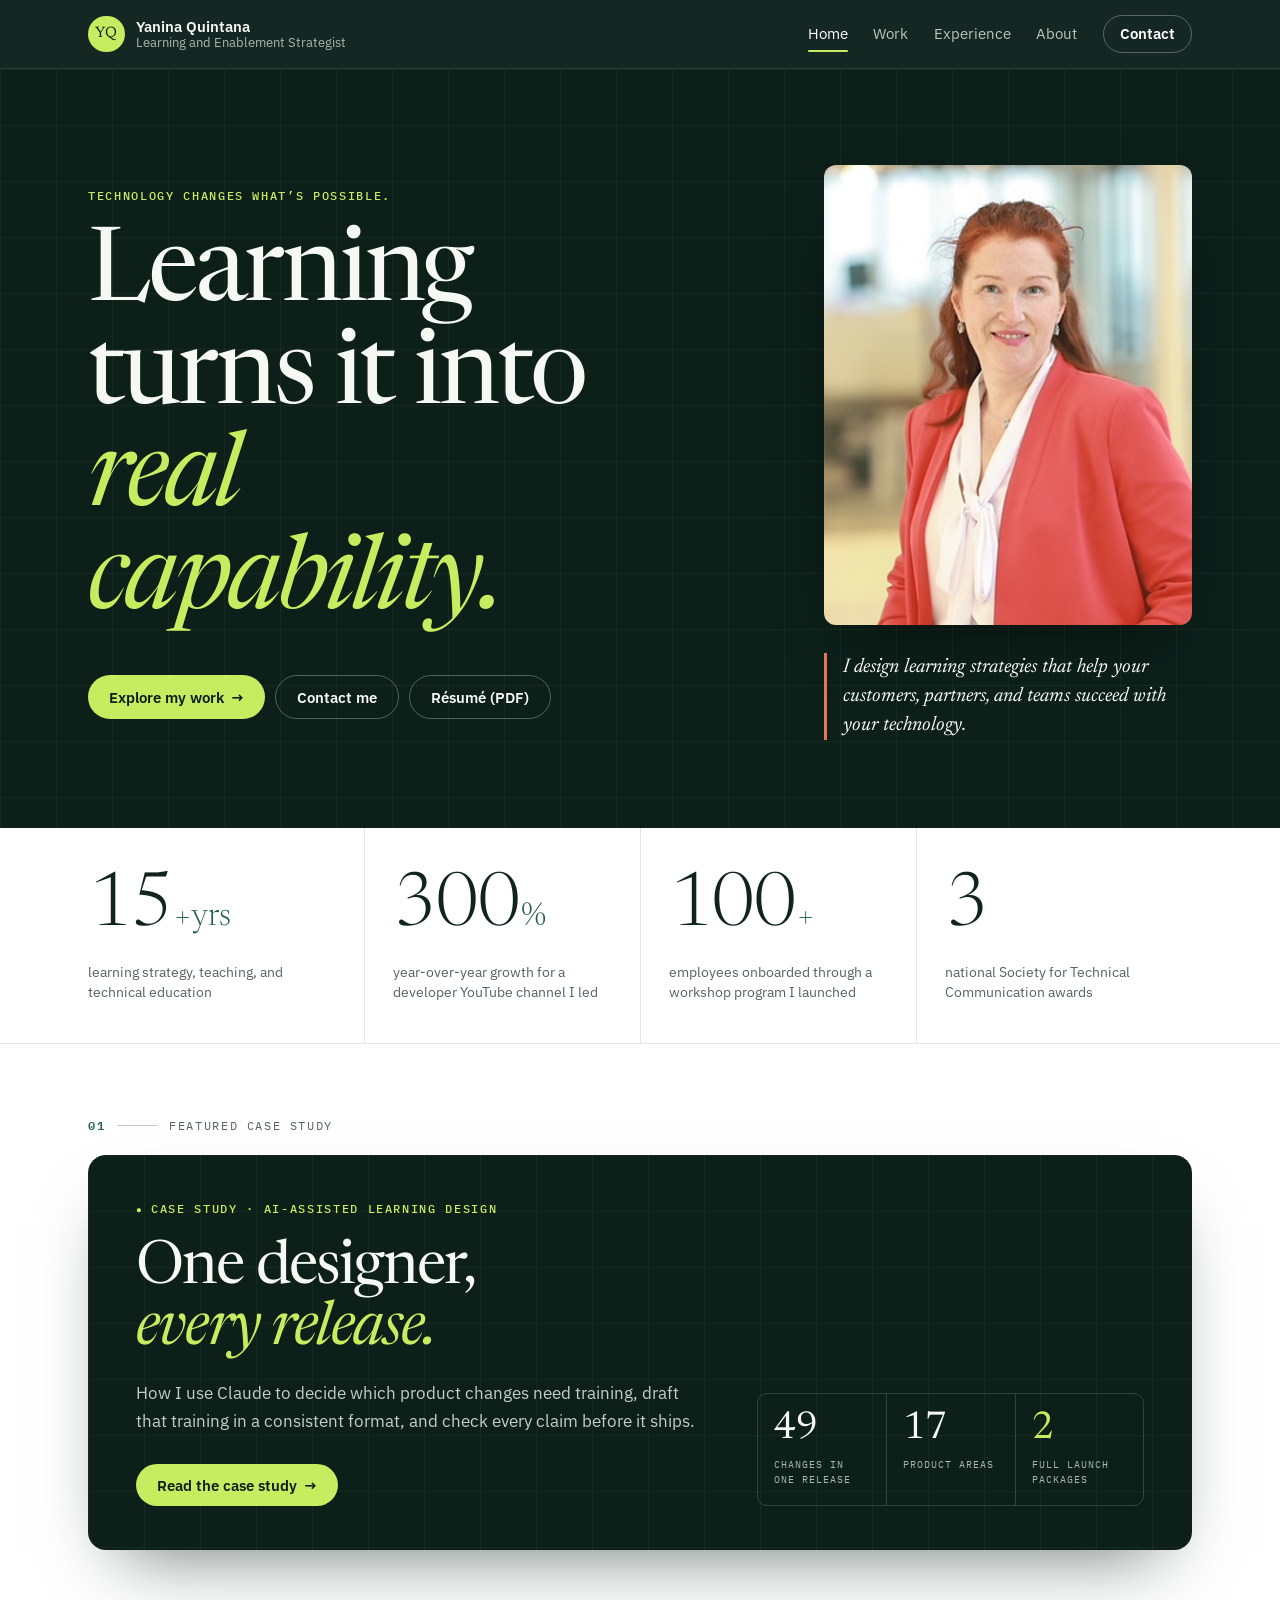
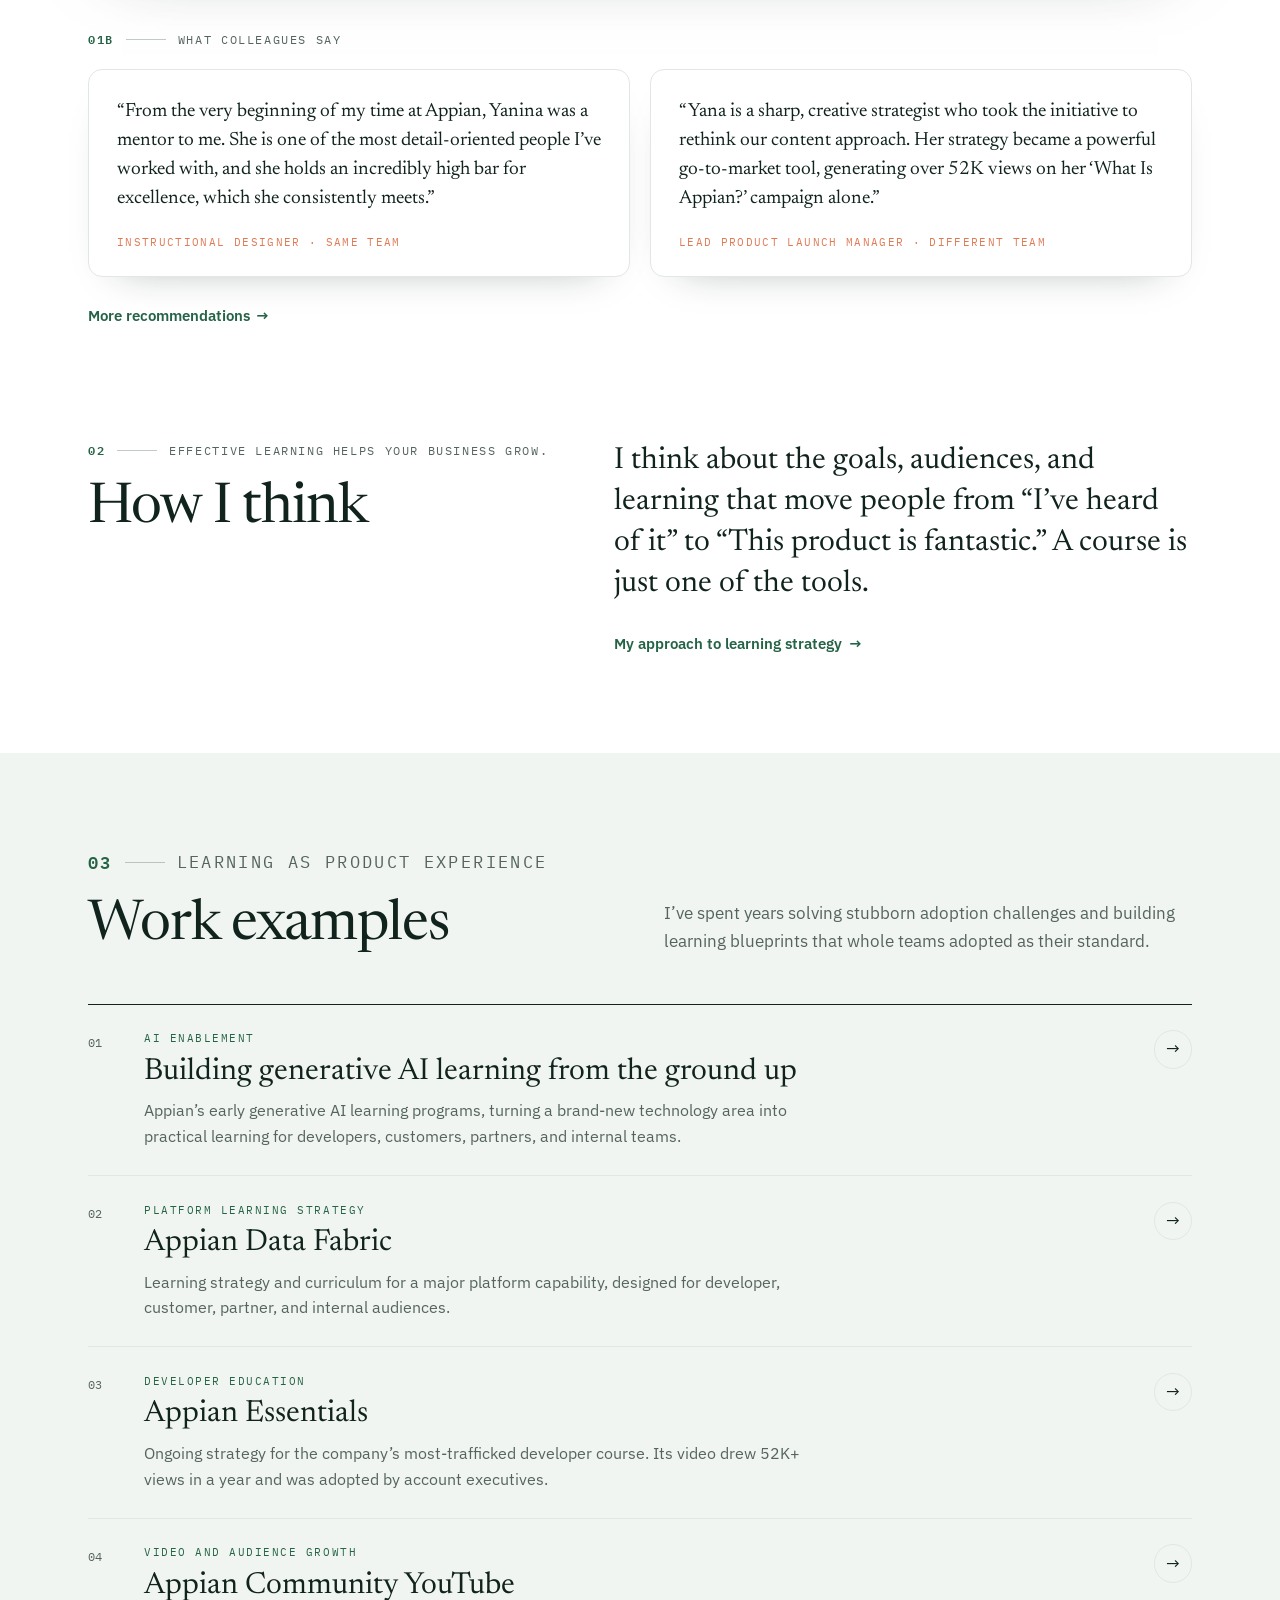
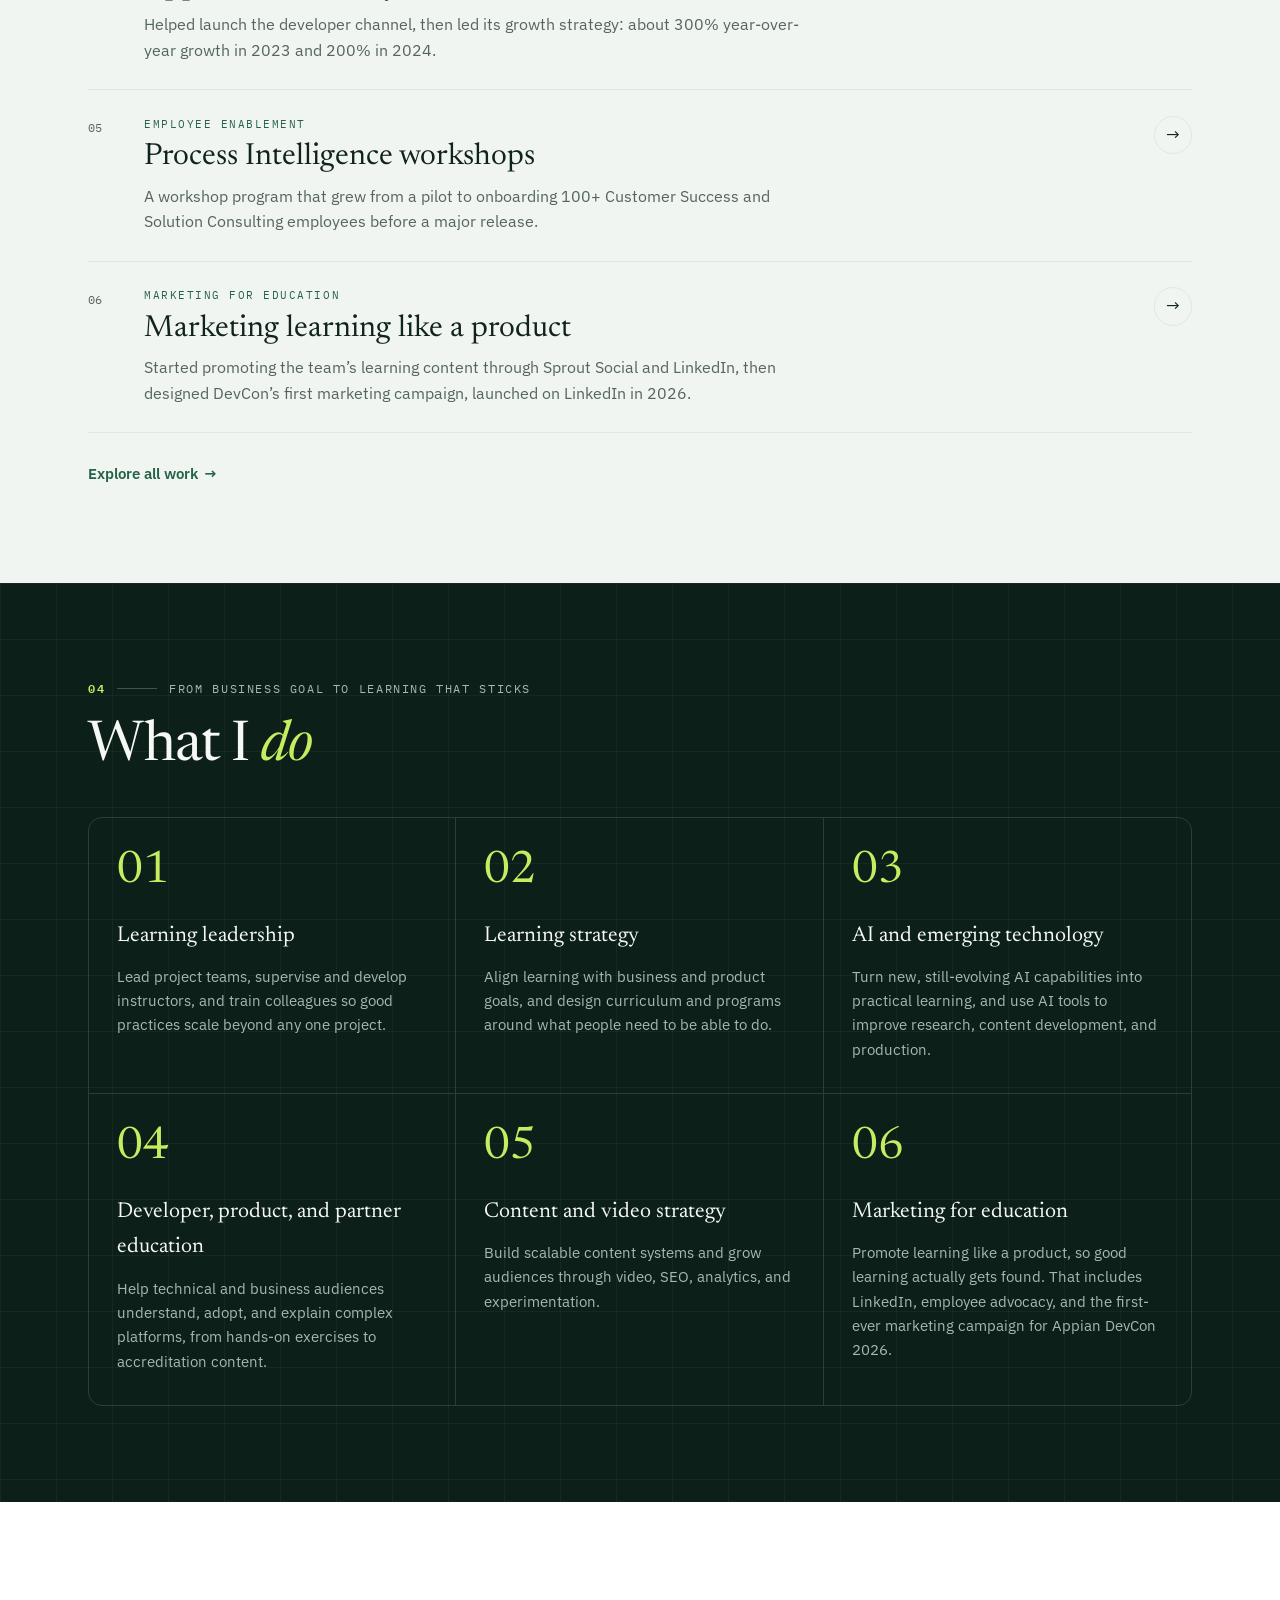
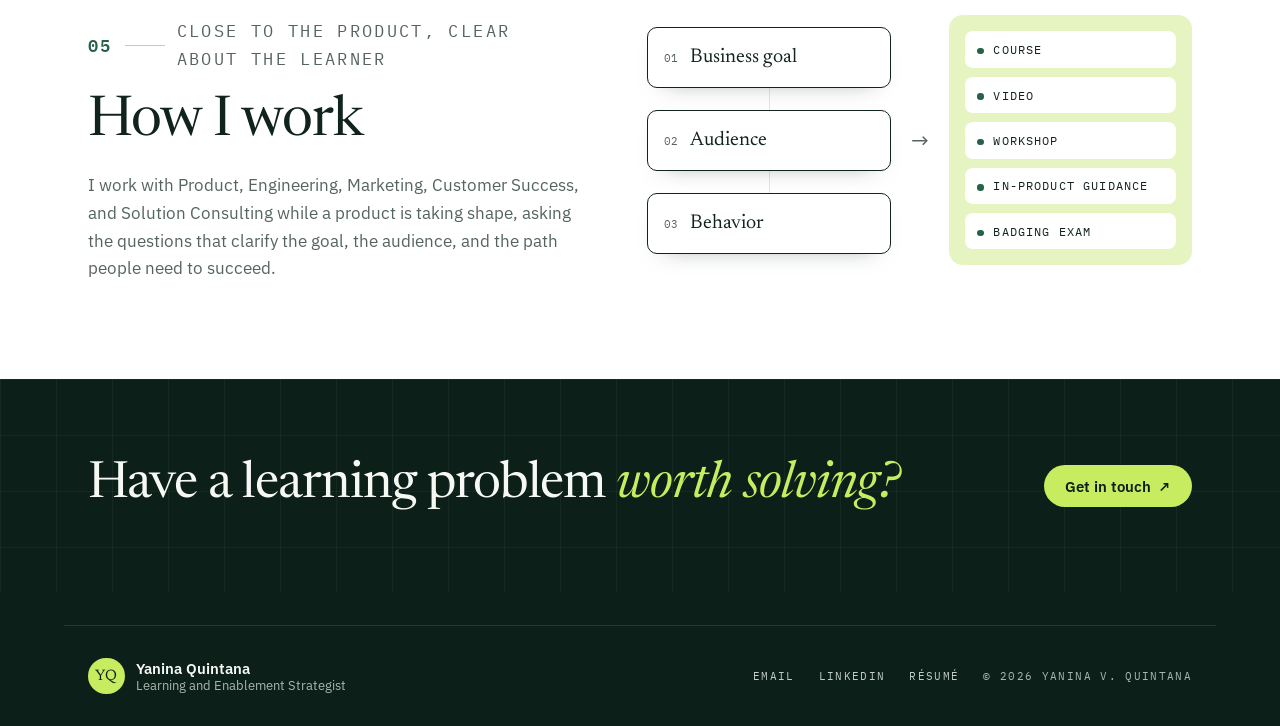
<file: index.html>
<!DOCTYPE html>
<html lang="en">
<head><!-- Google tag (gtag.js) -->
<script async src="https://www.googletagmanager.com/gtag/js?id=G-6KFP8NZQ0K"></script>
<script>
  window.dataLayer = window.dataLayer || [];
  function gtag(){dataLayer.push(arguments);}
  gtag('js', new Date());

  gtag('config', 'G-6KFP8NZQ0K');
</script>
<meta charset="utf-8">
<meta name="viewport" content="width=device-width, initial-scale=1, viewport-fit=cover">
<meta name="theme-color" content="#0C1F19">
<title>Yanina Quintana · Learning and Enablement Strategist</title>
<meta name="description" content="Yanina Quintana, learning and enablement strategist: learning strategy, AI enablement, and product education for complex technology.">
<meta property="og:title" content="Yanina Quintana · Learning and Enablement Strategist">
<meta property="og:description" content="Yanina Quintana, learning and enablement strategist: learning strategy, AI enablement, and product education for complex technology.">
<meta property="og:image" content="images/portrait.jpg">
<link rel="preconnect" href="https://fonts.googleapis.com"><link rel="preconnect" href="https://fonts.gstatic.com" crossorigin>
<link href="https://fonts.googleapis.com/css2?family=Newsreader:ital,opsz,wght@0,6..72,300;0,6..72,400;1,6..72,400&amp;family=IBM+Plex+Sans:wght@400;500;600&amp;family=IBM+Plex+Mono:wght@400;500;600&amp;display=swap" rel="stylesheet">
<link rel="stylesheet" href="site.css">
</head>
<body>
<a class="skip" href="#main">Skip to content</a>
<header class="site-head">
  <div class="wrap">
    <a class="brand" href="index.html"><span class="yq" aria-hidden="true">YQ</span><span><b>Yanina Quintana</b><small>Learning and Enablement Strategist</small></span></a>
    <nav aria-label="Main"><a href="index.html" aria-current="page">Home</a><a href="work.html">Work</a><a href="experience.html">Experience</a><a href="about.html">About</a><a href="contact.html" class="pill">Contact</a></nav>
  </div>
</header>
<main id="main">

<section class="home-hero dark">
  <div class="wrap">
    <div>
      <p class="eyebrow">Technology changes what’s possible.</p>
      <h1 class="display">Learning turns it into <em>real capability.</em></h1>
      <div class="btns">
        <a class="btn btn-lime" href="work.html">Explore my work <span aria-hidden="true">→</span></a>
        <a class="btn btn-ghost" href="contact.html">Contact me</a>
        <a class="btn btn-ghost" href="resume.pdf" download>Résumé (PDF)</a>
      </div>
    </div>
    <figure class="portrait">
      <img src="images/portrait.jpg" alt="Portrait of Yanina Quintana" width="770" height="964">
      <figcaption>I design learning strategies that help your customers, partners, and teams succeed with your technology.</figcaption>
    </figure>
  </div>
</section>

<section class="stats" aria-label="Highlights">
  <div class="wrap">
    <div class="stat"><b>15<small>+yrs</small></b><span>learning strategy, teaching, and technical education</span></div>
    <div class="stat"><b>300<small>%</small></b><span>year-over-year growth for a developer YouTube channel I led</span></div>
    <div class="stat"><b>100<small>+</small></b><span>employees onboarded through a workshop program I launched</span></div>
    <div class="stat"><b>3</b><span>national Society for Technical Communication awards</span></div>
  </div>
</section>

<section class="feat-sec" style="padding:4.5rem 0 1rem">
  <div class="wrap">
    <p class="label"><b>01</b><i></i>Featured case study</p>
    <a class="feature dark" href="case-study.html">
      <div>
        <p class="eyebrow">Case study · AI-assisted learning design</p>
        <h2 class="display">One designer,<br><em>every release.</em></h2>
        <p class="lede">How I use Claude to decide which product changes need training, draft that training in a consistent format, and check every claim before it ships.</p>
        <span class="btn btn-lime fake-btn">Read the case study <span aria-hidden="true">→</span></span>
      </div>
      <dl class="fstats">
        <div><dt>49</dt><dd>Changes in one release</dd></div>
        <div><dt>17</dt><dd>Product areas</dd></div>
        <div><dt class="lime">2</dt><dd>Full launch packages</dd></div>
      </dl>
    </a>
  </div>
</section>

<section style="padding:4rem 0 5rem">
  <div class="wrap">
    <p class="label"><b>01B</b><i></i>What colleagues say</p>
    <div class="quote-cards">
      <figure class="qcard"><blockquote>“From the very beginning of my time at Appian, Yanina was a mentor to me. She is one of the most detail-oriented people I’ve worked with, and she holds an incredibly high bar for excellence, which she consistently meets.”</blockquote><figcaption>Instructional Designer · Same team</figcaption></figure>
      <figure class="qcard"><blockquote>“Yana is a sharp, creative strategist who took the initiative to rethink our content approach. Her strategy became a powerful go-to-market tool, generating over 52K views on her ‘What Is Appian?’ campaign alone.”</blockquote><figcaption>Lead Product Launch Manager · Different team</figcaption></figure>
    </div>
    <a class="more" href="about.html#recommendations">More recommendations <span aria-hidden="true">→</span></a>
  </div>
</section>

<section style="padding-top:2rem">
  <div class="wrap split">
    <div>
      <p class="label"><b>02</b><i></i>Effective learning helps your business grow.</p>
      <h2 class="h2">How I think</h2>
    </div>
    <div class="think">
      <p>I think about the goals, audiences, and learning that move people from “I’ve heard of it” to “This product is fantastic.” A course is just one of the tools.</p>
      <a class="more" href="about.html">My approach to learning strategy <span aria-hidden="true">→</span></a>
    </div>
  </div>
</section>

<section class="soft">
  <div class="wrap">
    <div class="split-head">
      <div><p class="label"><b>03</b><i></i>Learning as product experience</p><h2 class="h2">Work examples</h2></div>
      <p>I’ve spent years solving stubborn adoption challenges and building learning blueprints that whole teams adopted as their standard.</p>
    </div>
    <ul class="rows">
<li><a href="work.html#gen-ai"><span class="n">01</span><div><span class="k">AI enablement</span><h3>Building generative AI learning from the ground up</h3><p>Appian’s early generative AI learning programs, turning a brand-new technology area into practical learning for developers, customers, partners, and internal teams.</p></div><span class="go" aria-hidden="true">→</span></a></li>
<li><a href="work.html#data-fabric"><span class="n">02</span><div><span class="k">Platform learning strategy</span><h3>Appian Data Fabric</h3><p>Learning strategy and curriculum for a major platform capability, designed for developer, customer, partner, and internal audiences.</p></div><span class="go" aria-hidden="true">→</span></a></li>
<li><a href="work.html#essentials"><span class="n">03</span><div><span class="k">Developer education</span><h3>Appian Essentials</h3><p>Ongoing strategy for the company’s most-trafficked developer course. Its video drew 52K+ views in a year and was adopted by account executives.</p></div><span class="go" aria-hidden="true">→</span></a></li>
<li><a href="work.html#youtube"><span class="n">04</span><div><span class="k">Video and audience growth</span><h3>Appian Community YouTube</h3><p>Helped launch the developer channel, then led its growth strategy: about 300% year-over-year growth in 2023 and 200% in 2024.</p></div><span class="go" aria-hidden="true">→</span></a></li>
<li><a href="work.html#process-intelligence"><span class="n">05</span><div><span class="k">Employee enablement</span><h3>Process Intelligence workshops</h3><p>A workshop program that grew from a pilot to onboarding 100+ Customer Success and Solution Consulting employees before a major release.</p></div><span class="go" aria-hidden="true">→</span></a></li>
<li><a href="work.html#gtm"><span class="n">06</span><div><span class="k">Marketing for education</span><h3>Marketing learning like a product</h3><p>Started promoting the team’s learning content through Sprout Social and LinkedIn, then designed DevCon’s first marketing campaign, launched on LinkedIn in 2026.</p></div><span class="go" aria-hidden="true">→</span></a></li>
    </ul>
    <a class="more" href="work.html">Explore all work <span aria-hidden="true">→</span></a>
  </div>
</section>

<section class="dark">
  <div class="wrap">
    <p class="label"><b>04</b><i></i>From business goal to learning that sticks</p>
    <h2 class="h2">What I <em>do</em></h2>
    <ul class="do-grid"><li><span class="n">01</span><h3>Learning leadership</h3><p>Lead project teams, supervise and develop instructors, and train colleagues so good practices scale beyond any one project.</p></li><li><span class="n">02</span><h3>Learning strategy</h3><p>Align learning with business and product goals, and design curriculum and programs around what people need to be able to do.</p></li><li><span class="n">03</span><h3>AI and emerging technology</h3><p>Turn new, still-evolving AI capabilities into practical learning, and use AI tools to improve research, content development, and production.</p></li><li><span class="n">04</span><h3>Developer, product, and partner education</h3><p>Help technical and business audiences understand, adopt, and explain complex platforms, from hands-on exercises to accreditation content.</p></li><li><span class="n">05</span><h3>Content and video strategy</h3><p>Build scalable content systems and grow audiences through video, SEO, analytics, and experimentation.</p></li><li><span class="n">06</span><h3>Marketing for education</h3><p>Promote learning like a product, so good learning actually gets found. That includes LinkedIn, employee advocacy, and the first-ever marketing campaign for Appian DevCon 2026.</p></li></ul>
  </div>
</section>

<section>
  <div class="wrap how">
    <div>
      <p class="label"><b>05</b><i></i>Close to the product, clear about the learner</p>
      <h2 class="h2">How I work</h2>
      <p>I work with Product, Engineering, Marketing, Customer Success, and Solution Consulting while a product is taking shape, asking the questions that clarify the goal, the audience, and the path people need to succeed.</p>
    </div>
    <div class="flow" role="img" aria-label="A business goal, audience, and behavior lead to the right mix of learning: course, video, workshop, in-product guidance, or badging exam.">
      <ol class="flow-steps"><li><small>01</small>Business goal</li><li><small>02</small>Audience</li><li><small>03</small>Behavior</li></ol>
      <span class="flow-arrow" aria-hidden="true">→</span>
      <ul class="formats"><li>Course</li><li>Video</li><li>Workshop</li><li>In-product guidance</li><li>Badging exam</li></ul>
    </div>
  </div>
</section>

</main>

<section class="cta dark">
  <div class="wrap">
    <h2 class="h2">Have a learning problem <em>worth solving?</em></h2>
    <a class="btn btn-lime" href="contact.html">Get in touch <span aria-hidden="true">↗</span></a>
  </div>
</section>
<footer class="site-foot">
  <div class="wrap">
    <a class="brand" href="index.html"><span class="yq" aria-hidden="true">YQ</span><span><b>Yanina Quintana</b><small>Learning and Enablement Strategist</small></span></a>
    <ul>
      <li><a href="mailto:yanina.quintanac@gmail.com">Email</a></li>
      <li><a href="https://www.linkedin.com/in/yanina-quintana/" target="_blank" rel="noopener">LinkedIn</a></li>
      <li><a href="resume.pdf" download>Résumé</a></li>
      <li>© 2026 Yanina V. Quintana</li>
    </ul>
  </div>
</footer>
</body>
</html>
</file>
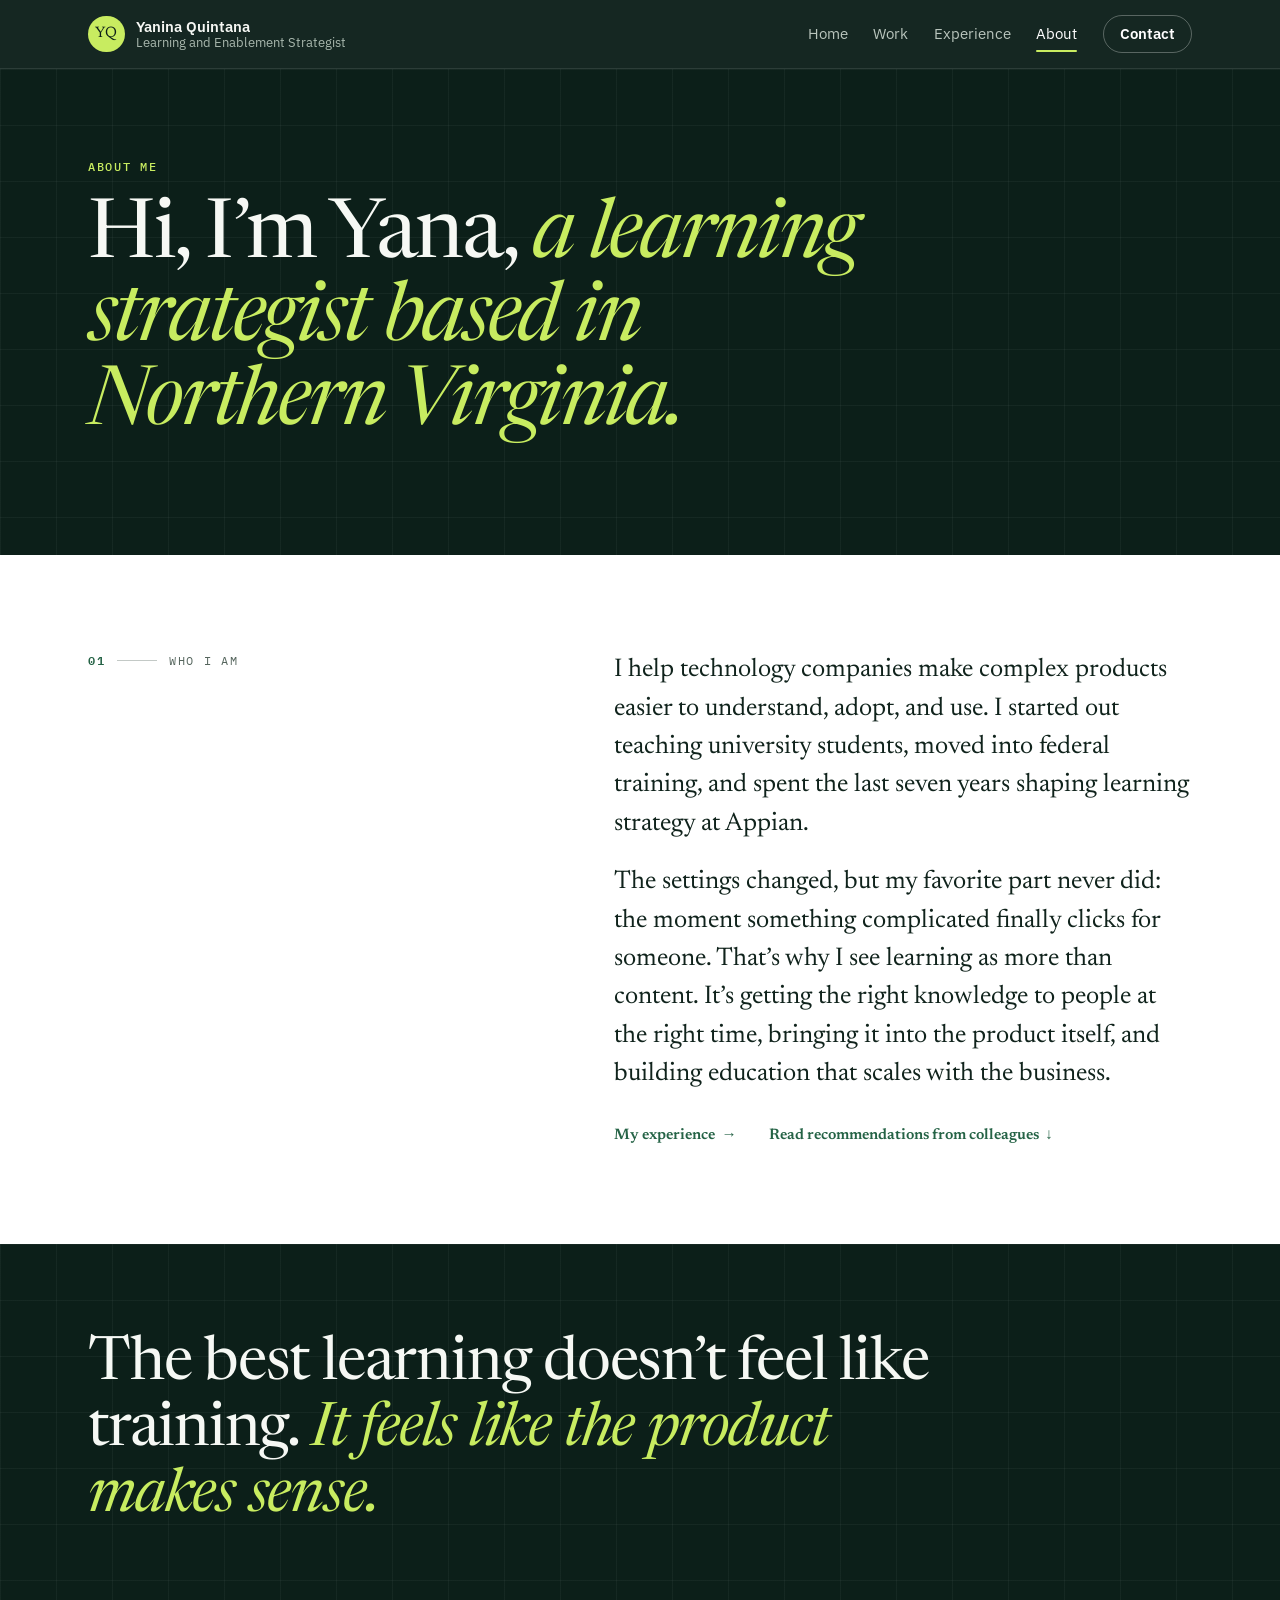
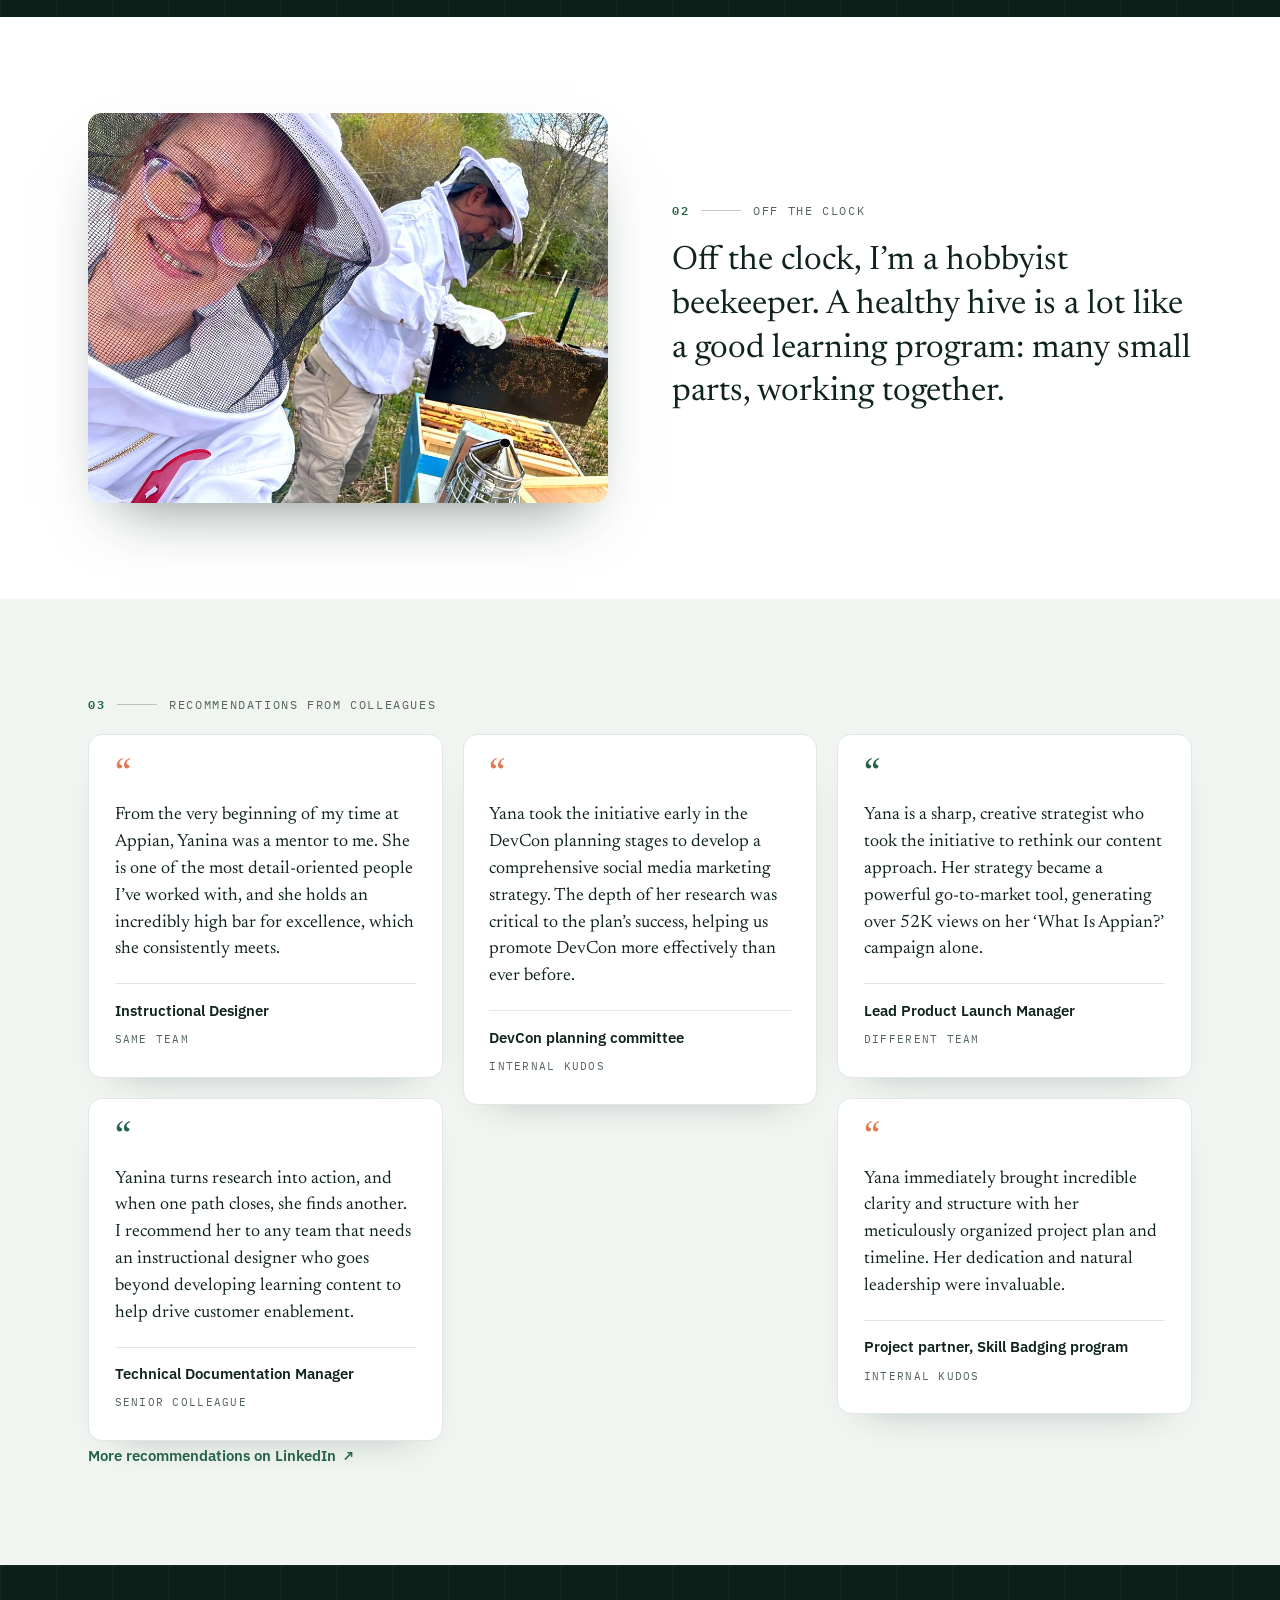
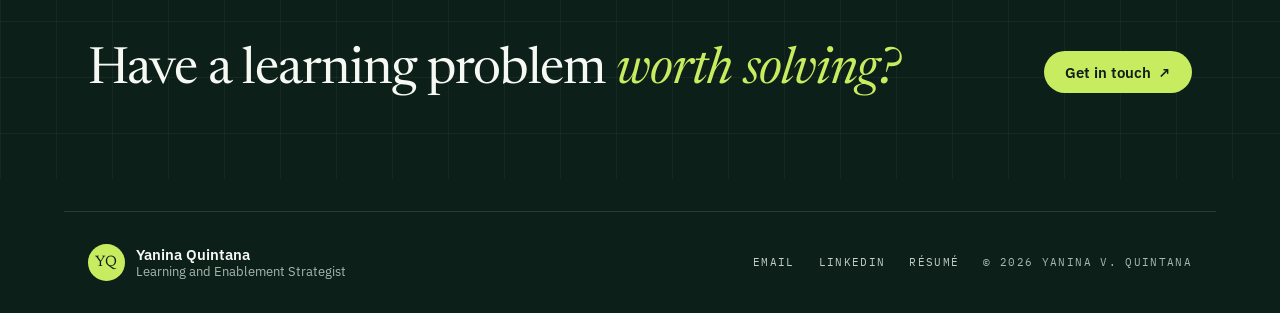
<file: about.html>
<!DOCTYPE html>
<html lang="en">
<head><!-- Google tag (gtag.js) -->
<script async src="https://www.googletagmanager.com/gtag/js?id=G-6KFP8NZQ0K"></script>
<script>
  window.dataLayer = window.dataLayer || [];
  function gtag(){dataLayer.push(arguments);}
  gtag('js', new Date());

  gtag('config', 'G-6KFP8NZQ0K');
</script>
<meta charset="utf-8">
<meta name="viewport" content="width=device-width, initial-scale=1, viewport-fit=cover">
<meta name="theme-color" content="#0C1F19">
<title>About · Yanina Quintana</title>
<meta name="description" content="Yanina Quintana, learning and enablement strategist: learning strategy, AI enablement, and product education for complex technology.">
<meta property="og:title" content="About · Yanina Quintana">
<meta property="og:description" content="Yanina Quintana, learning and enablement strategist: learning strategy, AI enablement, and product education for complex technology.">
<meta property="og:image" content="images/portrait.jpg">
<link rel="preconnect" href="https://fonts.googleapis.com"><link rel="preconnect" href="https://fonts.gstatic.com" crossorigin>
<link href="https://fonts.googleapis.com/css2?family=Newsreader:ital,opsz,wght@0,6..72,300;0,6..72,400;1,6..72,400&amp;family=IBM+Plex+Sans:wght@400;500;600&amp;family=IBM+Plex+Mono:wght@400;500;600&amp;display=swap" rel="stylesheet">
<link rel="stylesheet" href="site.css">
</head>
<body>
<a class="skip" href="#main">Skip to content</a>
<header class="site-head">
  <div class="wrap">
    <a class="brand" href="index.html"><span class="yq" aria-hidden="true">YQ</span><span><b>Yanina Quintana</b><small>Learning and Enablement Strategist</small></span></a>
    <nav aria-label="Main"><a href="index.html">Home</a><a href="work.html">Work</a><a href="experience.html">Experience</a><a href="about.html" aria-current="page">About</a><a href="contact.html" class="pill">Contact</a></nav>
  </div>
</header>
<main id="main">

<section class="page-hero dark">
  <div class="wrap">
    <p class="eyebrow">About me</p>
    <h1 class="display">Hi, I’m Yana, <em>a learning strategist based in Northern Virginia.</em></h1>
  </div>
</section>
<section>
  <div class="wrap split">
    <div><p class="label"><b>01</b><i></i>Who I am</p></div>
    <div class="who">
      <p>I help technology companies make complex products easier to understand, adopt, and use. I started out teaching university students, moved into federal training, and spent the last seven years shaping learning strategy at Appian.</p>
      <p>The settings changed, but my favorite part never did: the moment something complicated finally clicks for someone. That’s why I see learning as more than content. It’s getting the right knowledge to people at the right time, bringing it into the product itself, and building education that scales with the business.</p>
      <p class="links"><a class="more" href="experience.html">My experience <span aria-hidden="true">→</span></a><a class="more" href="#recommendations">Read recommendations from colleagues <span aria-hidden="true">↓</span></a></p>
    </div>
  </div>
</section>
<section class="big-quote dark">
  <div class="wrap"><p>The best learning doesn’t feel like training. <em>It feels like the product makes sense.</em></p></div>
</section>
<section>
  <div class="wrap offclock">
    <img src="images/beekeeping.jpg" alt="Yana in a beekeeping suit and veil, smiling, beside an open hive" width="1000" height="750" loading="lazy">
    <div><p class="label"><b>02</b><i></i>Off the clock</p><p>Off the clock, I’m a hobbyist beekeeper. A healthy hive is a lot like a good learning program: many small parts, working together.</p></div>
  </div>
</section>
<section class="soft" id="recommendations">
  <div class="wrap">
    <p class="label"><b>03</b><i></i>Recommendations from colleagues</p>
    <div class="recs"><figure><blockquote>From the very beginning of my time at Appian, Yanina was a mentor to me. She is one of the most detail-oriented people I’ve worked with, and she holds an incredibly high bar for excellence, which she consistently meets.</blockquote><figcaption><b>Instructional Designer</b><span>Same team</span></figcaption></figure><figure><blockquote>Yanina turns research into action, and when one path closes, she finds another. I recommend her to any team that needs an instructional designer who goes beyond developing learning content to help drive customer enablement.</blockquote><figcaption><b>Technical Documentation Manager</b><span>Senior colleague</span></figcaption></figure><figure><blockquote>Yana took the initiative early in the DevCon planning stages to develop a comprehensive social media marketing strategy. The depth of her research was critical to the plan’s success, helping us promote DevCon more effectively than ever before.</blockquote><figcaption><b>DevCon planning committee</b><span>Internal kudos</span></figcaption></figure><figure><blockquote>Yana is a sharp, creative strategist who took the initiative to rethink our content approach. Her strategy became a powerful go-to-market tool, generating over 52K views on her ‘What Is Appian?’ campaign alone.</blockquote><figcaption><b>Lead Product Launch Manager</b><span>Different team</span></figcaption></figure><figure><blockquote>Yana immediately brought incredible clarity and structure with her meticulously organized project plan and timeline. Her dedication and natural leadership were invaluable.</blockquote><figcaption><b>Project partner, Skill Badging program</b><span>Internal kudos</span></figcaption></figure></div>
    <a class="more" href="https://www.linkedin.com/in/yanina-quintana/details/recommendations/" target="_blank" rel="noopener">More recommendations on LinkedIn <span aria-hidden="true">↗</span></a>
  </div>
</section>

</main>

<section class="cta dark">
  <div class="wrap">
    <h2 class="h2">Have a learning problem <em>worth solving?</em></h2>
    <a class="btn btn-lime" href="contact.html">Get in touch <span aria-hidden="true">↗</span></a>
  </div>
</section>
<footer class="site-foot">
  <div class="wrap">
    <a class="brand" href="index.html"><span class="yq" aria-hidden="true">YQ</span><span><b>Yanina Quintana</b><small>Learning and Enablement Strategist</small></span></a>
    <ul>
      <li><a href="mailto:yanina.quintanac@gmail.com">Email</a></li>
      <li><a href="https://www.linkedin.com/in/yanina-quintana/" target="_blank" rel="noopener">LinkedIn</a></li>
      <li><a href="resume.pdf" download>Résumé</a></li>
      <li>© 2026 Yanina V. Quintana</li>
    </ul>
  </div>
</footer>
</body>
</html>
</file>
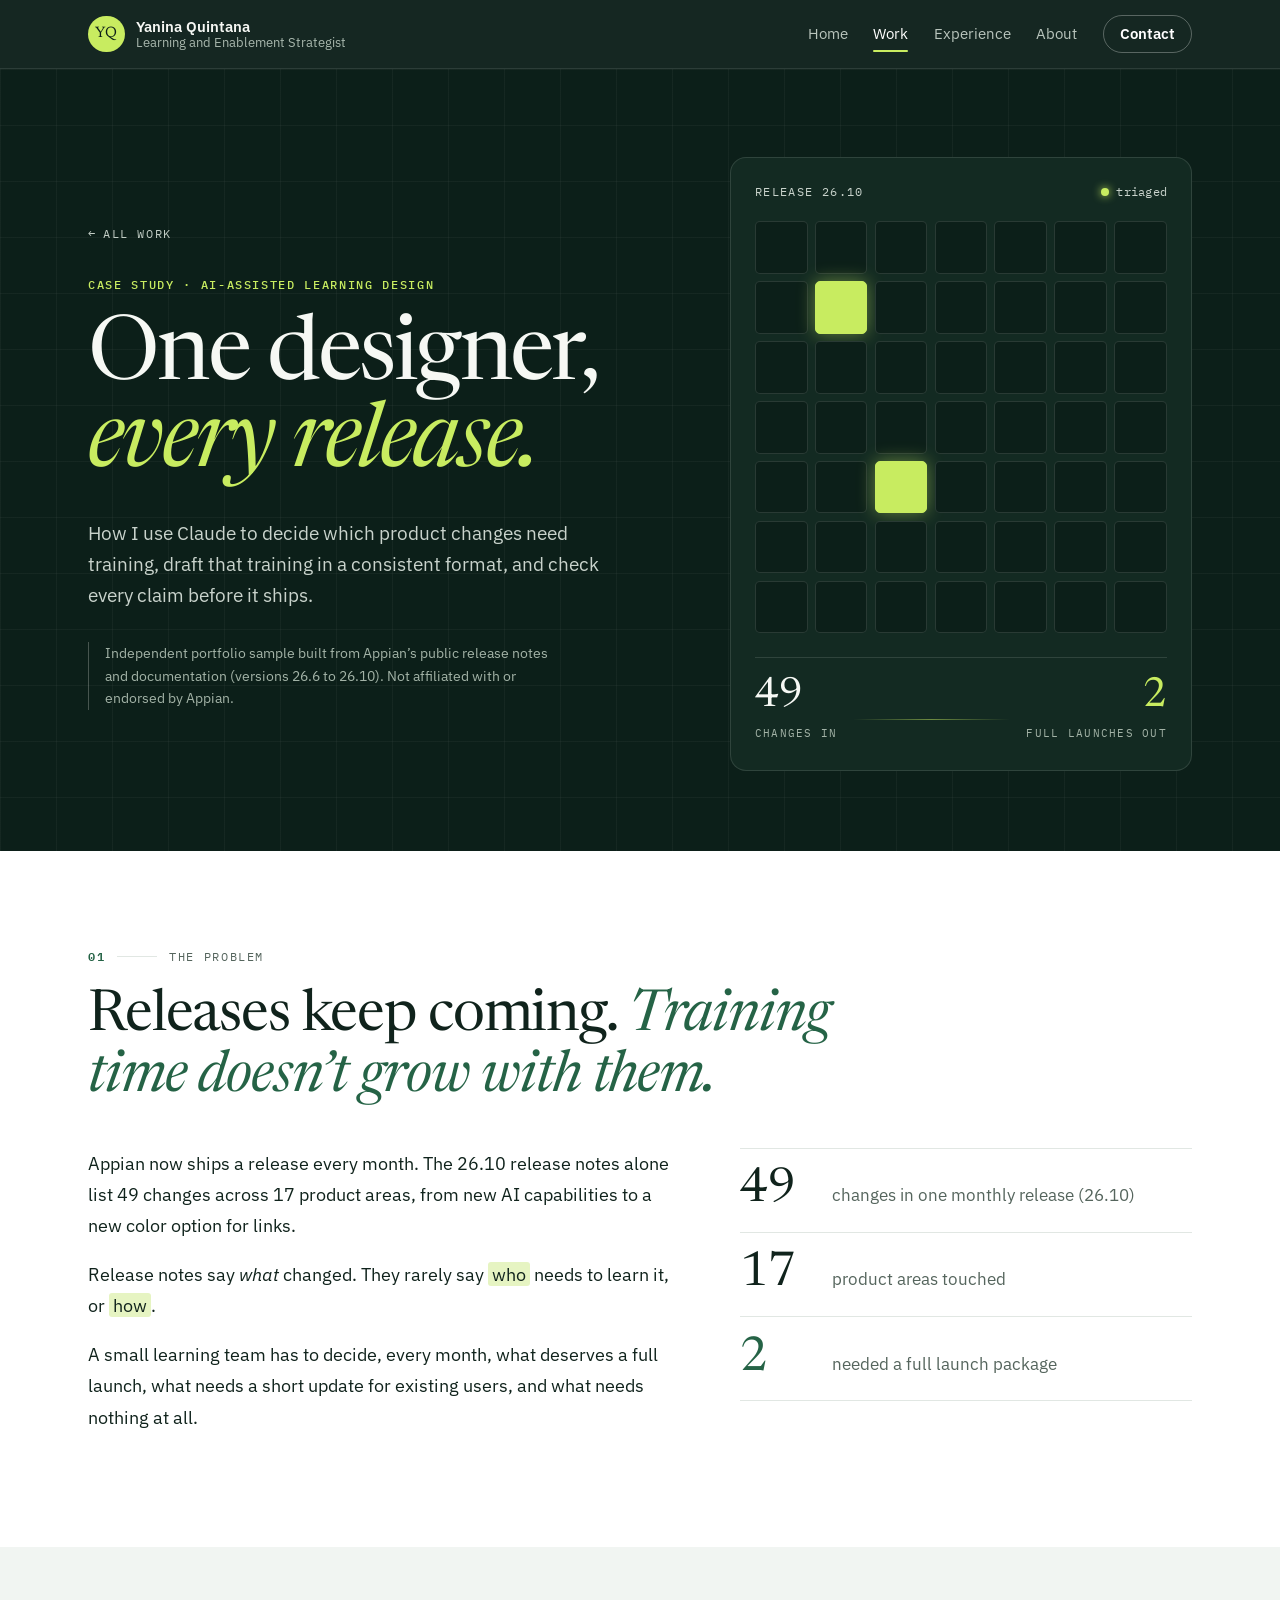
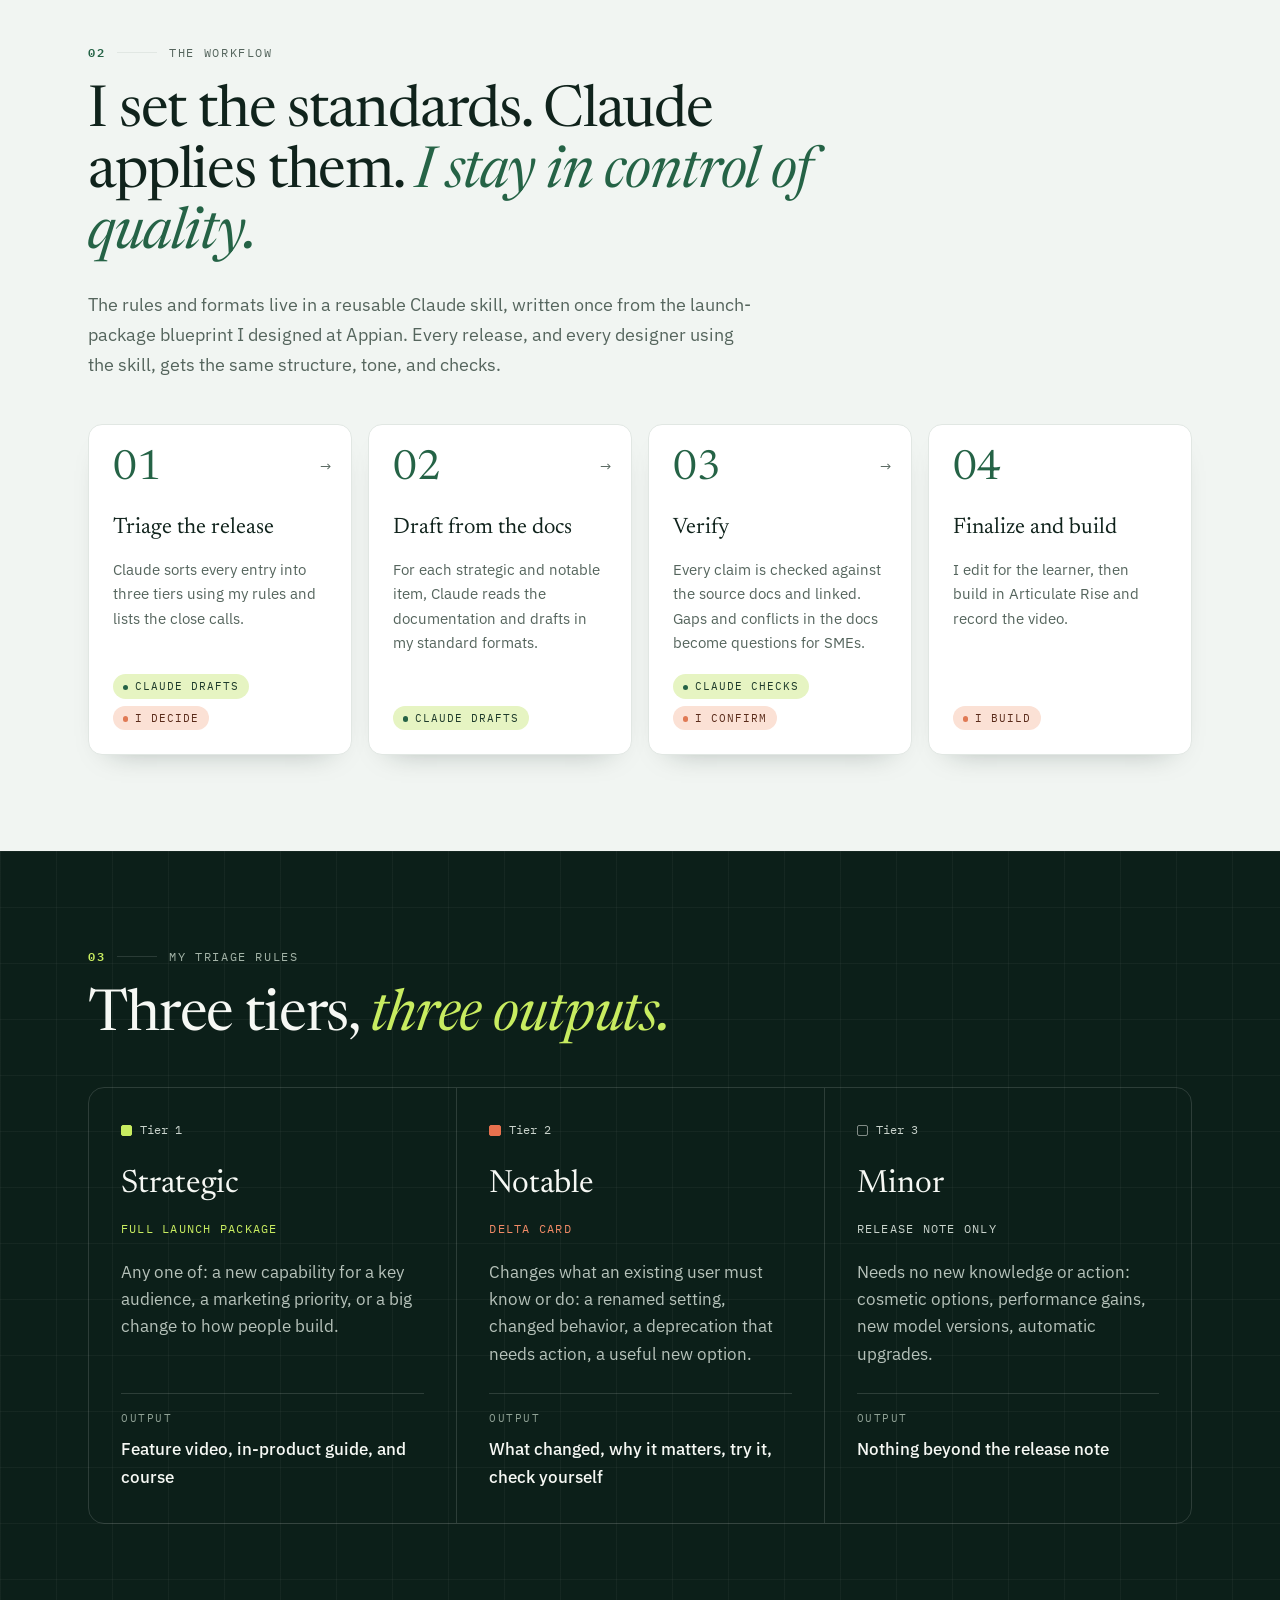
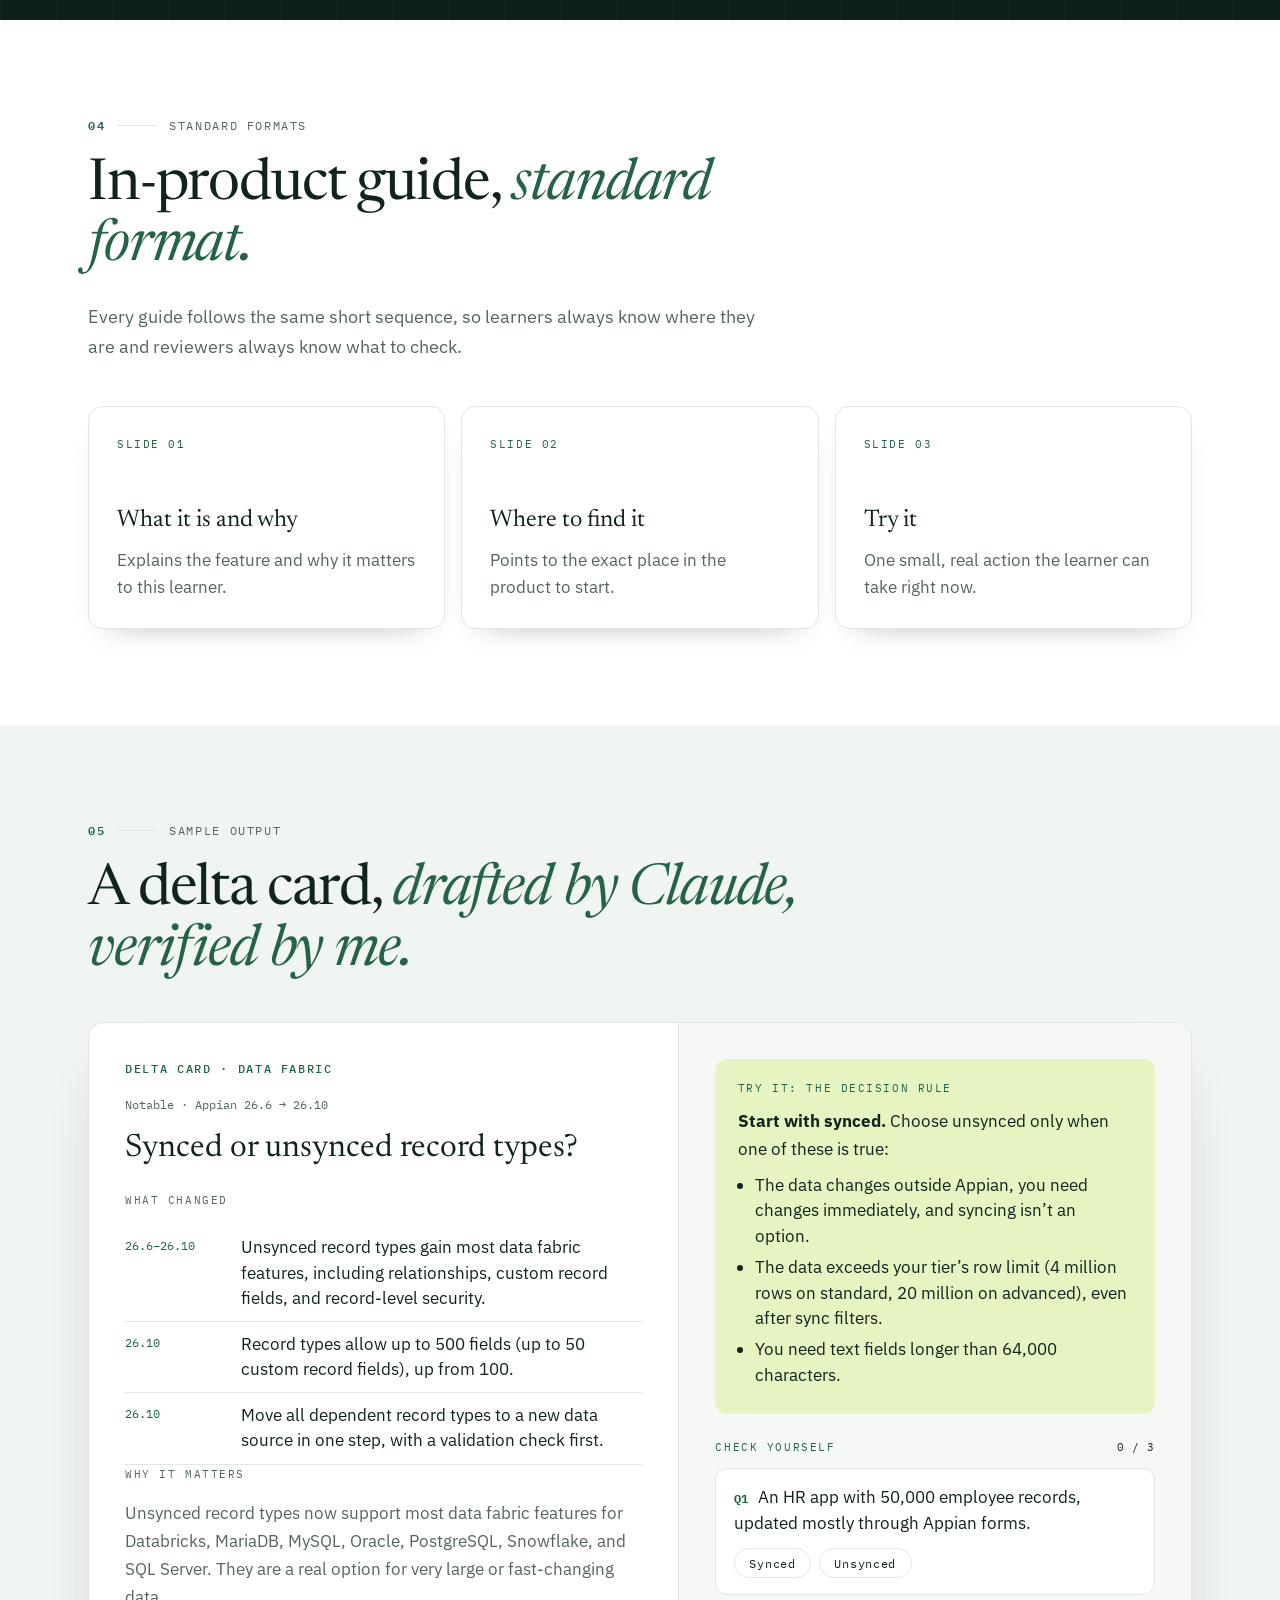
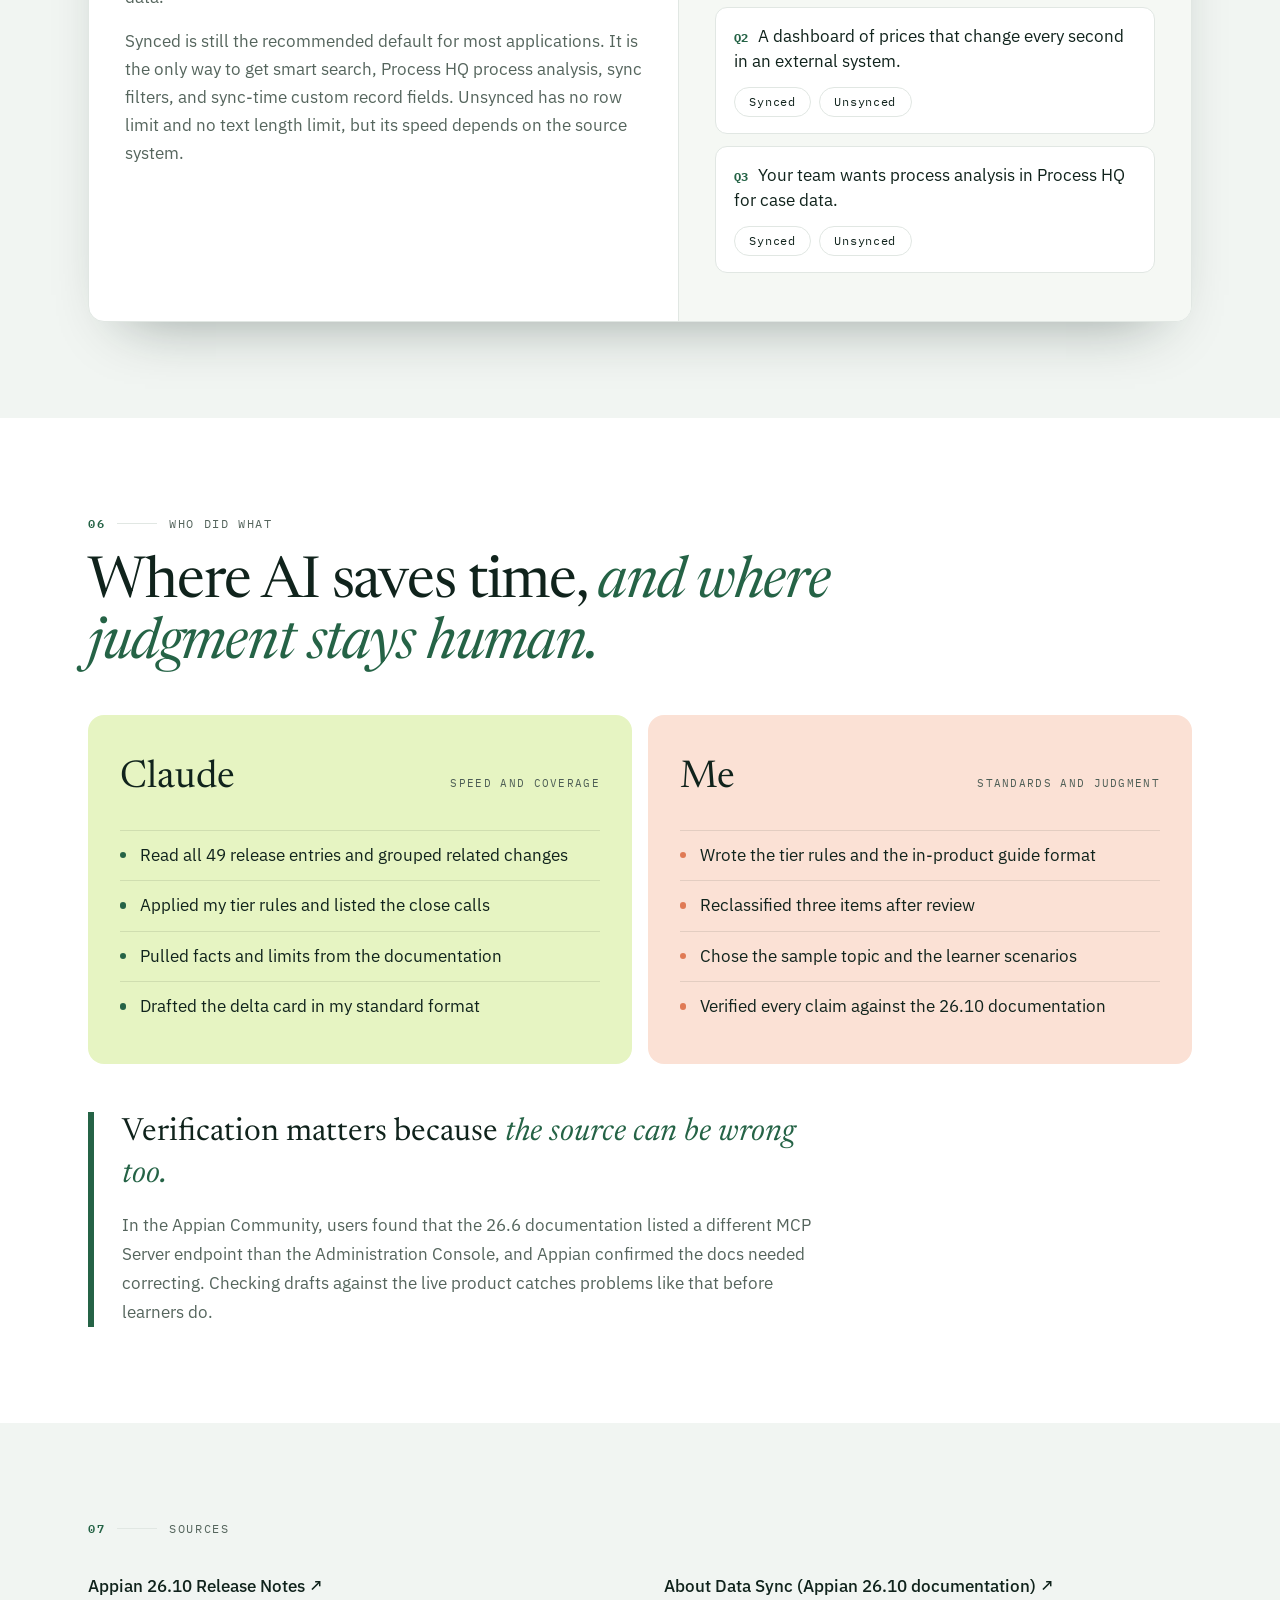
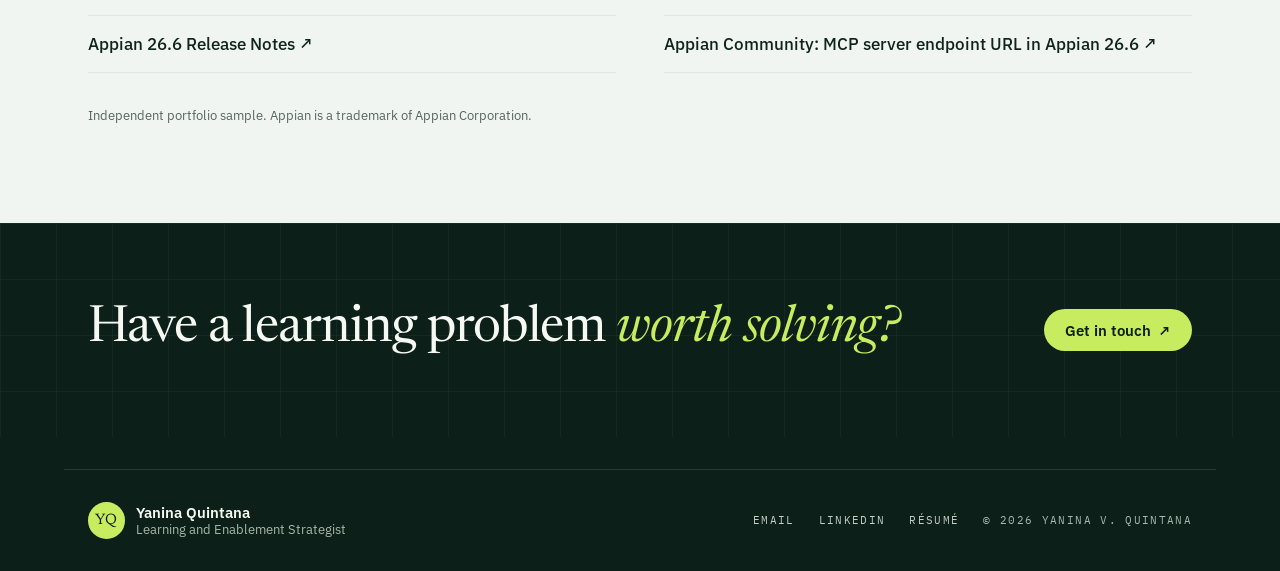
<file: case-study.html>
<!DOCTYPE html>
<html lang="en">
<head><!-- Google tag (gtag.js) -->
<script async src="https://www.googletagmanager.com/gtag/js?id=G-6KFP8NZQ0K"></script>
<script>
  window.dataLayer = window.dataLayer || [];
  function gtag(){dataLayer.push(arguments);}
  gtag('js', new Date());

  gtag('config', 'G-6KFP8NZQ0K');
</script>
<meta charset="utf-8">
<meta name="viewport" content="width=device-width, initial-scale=1, viewport-fit=cover">
<meta name="theme-color" content="#0C1F19">
<title>One designer, every release · AI-assisted learning design case study</title>
<meta name="description" content="Case study: how Yanina Quintana uses Claude to triage monthly product releases, draft training in a consistent format, and verify every claim.">
<meta property="og:title" content="One designer, every release · AI-assisted learning design case study">
<meta property="og:description" content="Case study: how Yanina Quintana uses Claude to triage monthly product releases, draft training in a consistent format, and verify every claim.">
<meta property="og:image" content="images/portrait.jpg">
<link rel="preconnect" href="https://fonts.googleapis.com"><link rel="preconnect" href="https://fonts.gstatic.com" crossorigin>
<link href="https://fonts.googleapis.com/css2?family=Newsreader:ital,opsz,wght@0,6..72,300;0,6..72,400;1,6..72,400&amp;family=IBM+Plex+Sans:wght@400;500;600&amp;family=IBM+Plex+Mono:wght@400;500;600&amp;display=swap" rel="stylesheet">
<link rel="stylesheet" href="site.css">
<style>:root{--card:#fff;--accent:var(--green)}
/* case study page */
.cs-hero{--bg:#0C1F19;--ink:#F6F8F4;--muted:#A3B3A7;--accent:#C8EC60;background-color:#0C1F19;color:#F6F8F4;
  background-image:linear-gradient(rgba(246,248,244,.04) 1px,transparent 1px),linear-gradient(90deg,rgba(246,248,244,.04) 1px,transparent 1px);background-size:56px 56px;padding:5.5rem 0 5rem}
.cs-hero-grid{display:grid;grid-template-columns:1.25fr 1fr;gap:4rem;align-items:center}
.cs-k{font-family:var(--mono);font-size:.74rem;letter-spacing:.14em;text-transform:uppercase;color:var(--lime);margin:0 0 1.25rem;font-weight:500}
.cs-k.dk{color:var(--accent)}
.cs-hero h1{font-family:var(--serif);font-weight:400;font-size:clamp(3.2rem,7vw,6.2rem);line-height:.98;letter-spacing:-.03em;color:#F6F8F4;margin:0 0 1.75rem}
.cs-hero h1 em,.cs-dark h2 em,.cs-cta h2 em{color:var(--lime);font-style:italic}
.cs-lede{font-size:1.2rem;line-height:1.6;color:#C9D3CC;max-width:32rem;margin:0 0 2rem}
.cs-note{font-size:.85rem;color:#A3B3A7;border-left:1px solid rgba(246,248,244,.25);padding-left:1rem;max-width:30rem;margin:0}
.cs-board{background:#132A22;border:1px solid rgba(246,248,244,.12);border-radius:16px;padding:1.5rem}
.cs-board-top{display:flex;justify-content:space-between;font-family:var(--mono);font-size:.72rem;letter-spacing:.12em;text-transform:uppercase;color:#C9D3CC;margin-bottom:1.25rem}
.cs-dot::before{content:"";display:inline-block;width:.5rem;height:.5rem;border-radius:50%;background:var(--lime);margin-right:.45rem;box-shadow:0 0 8px var(--lime)}
.cs-dot{text-transform:none;letter-spacing:.02em}
.cs-grid{display:grid;grid-template-columns:repeat(7,1fr);gap:.45rem;margin-bottom:1.5rem}
.cs-grid span{aspect-ratio:1;border:1px solid rgba(246,248,244,.12);border-radius:5px;background:#0C1F19}
.cs-grid span.on{background:var(--lime);border-color:var(--lime);box-shadow:0 0 18px rgba(200,236,96,.45)}
.cs-board-foot{display:flex;align-items:flex-end;gap:1rem;border-top:1px solid rgba(246,248,244,.12);padding-top:1.1rem}
.cs-board-foot i{flex:1;height:1px;background:linear-gradient(90deg,transparent,var(--lime),transparent);opacity:.5;margin-bottom:1.6rem}
.cs-board-foot b{display:block;font-family:var(--serif);font-weight:400;font-size:2.6rem;line-height:1;color:#F6F8F4}
.cs-board-foot b.lime{color:var(--lime)}
.cs-board-foot span{font-family:var(--mono);font-size:.66rem;letter-spacing:.12em;text-transform:uppercase;color:#A3B3A7}
.cs-board-foot .r{text-align:right}

.cs-sec{padding:6rem 0}
.cs-soft{background:var(--soft)}
.cs-dark{--ink:#F6F8F4;--muted:#A3B3A7;--accent:#C8EC60;--rule:rgba(246,248,244,.13);background-color:#0C1F19;color:#F6F8F4;
  background-image:linear-gradient(rgba(246,248,244,.04) 1px,transparent 1px),linear-gradient(90deg,rgba(246,248,244,.04) 1px,transparent 1px);background-size:56px 56px}
.cs-label{display:flex;align-items:center;gap:.75rem;font-family:var(--mono);font-size:.72rem;letter-spacing:.14em;text-transform:uppercase;color:var(--muted);margin:0 0 1.25rem}
.cs-label span{color:var(--accent);font-weight:600}.cs-label i{display:block;width:2.5rem;height:1px;background:var(--rule)}
.cs-sec h2{font-family:var(--serif);font-weight:400;font-size:clamp(2.2rem,4.6vw,3.6rem);line-height:1.06;letter-spacing:-.02em;max-width:22ch;margin:0 0 2.5rem;color:var(--ink)}
.cs-sec h2 em{font-style:italic;color:var(--accent)}
.cs-intro{font-size:1.15rem;line-height:1.65;color:var(--muted);max-width:42rem;margin:-1rem 0 2.75rem}
.cs-two{display:grid;grid-template-columns:1.3fr 1fr;gap:4rem;align-items:start}
.cs-prose p{font-size:1.15rem;line-height:1.7;margin:0 0 1.1rem;color:var(--ink)}
.cs-prose mark{background:var(--lime-pale);color:var(--ink);padding:0 .25rem;border-radius:3px}
.cs-stats{margin:0;border-top:1px solid var(--rule)}
.cs-stats div{display:flex;align-items:baseline;gap:1.25rem;padding:1.1rem 0;border-bottom:1px solid var(--rule)}
.cs-stats dt{font-family:var(--serif);font-size:3rem;line-height:1;min-width:4.5rem;color:var(--ink)}
.cs-stats dt.g{color:var(--accent)}
.cs-stats dd{margin:0;color:var(--muted)}

.cs-steps{list-style:none;margin:0;padding:0;display:grid;grid-template-columns:repeat(4,1fr);gap:1rem}
.cs-steps li{position:relative;display:flex;flex-direction:column;background:var(--card);border:1px solid var(--rule);border-radius:14px;padding:1.5rem;box-shadow:0 14px 30px -22px rgba(12,31,25,.4)}
.cs-steps li:not(:last-child)::after{content:"→";position:absolute;top:1.9rem;right:1.25rem;color:var(--muted);font-size:.85rem}
.cs-steps .n{font-family:var(--serif);font-size:2.6rem;line-height:1;color:var(--accent);margin-bottom:1.25rem}
.cs-steps h3{font-family:var(--serif);font-weight:400;font-size:1.4rem;margin:0 0 .6rem}
.cs-steps p{color:var(--muted);font-size:.95rem;line-height:1.6;margin:0 0 1.25rem}
.cs-steps .tags{margin:auto 0 0;display:flex;flex-direction:column;align-items:flex-start;gap:.4rem}
.tags span{font-family:var(--mono);font-size:.66rem;letter-spacing:.1em;text-transform:uppercase;padding:.25rem .6rem;border-radius:999px}
.tags span::before{content:"";display:inline-block;width:.35rem;height:.35rem;border-radius:50%;margin-right:.4rem;vertical-align:middle}
.t-c{background:var(--lime-pale);color:#1E3A2B}.t-c::before{background:#256346}
.t-m{background:var(--peach);color:#5A2B1A}.t-m::before{background:#E07A55}

.cs-tiers{display:grid;grid-template-columns:repeat(3,1fr);border:1px solid rgba(246,248,244,.14);border-radius:16px;overflow:hidden}
.cs-tiers>div{padding:2rem}
.cs-tiers>div+div{border-left:1px solid rgba(246,248,244,.14)}
.tier{font-family:var(--mono);font-size:.74rem;color:#C9D3CC;margin:0 0 1.1rem;display:flex;align-items:center;gap:.5rem}
.sq{display:inline-block;width:.7rem;height:.7rem;border-radius:2px;border:1px solid rgba(246,248,244,.5)}
.sq.lime{background:var(--lime);border-color:var(--lime)}.sq.coral{background:#E8714E;border-color:#E8714E}
.cs-tiers h3{font-family:var(--serif);font-weight:400;font-size:2rem;margin:0 0 .5rem;color:#F6F8F4}
.out-k{font-family:var(--mono);font-size:.78rem;letter-spacing:.1em;text-transform:uppercase;color:#C9D3CC;margin:0 0 1.25rem}
.lime-t{color:var(--lime)}.coral-t{color:#F08A66}
.cs-tiers .desc{color:#B6C2BA;line-height:1.6;margin:0 0 1.5rem;min-height:6.5em}
.out-l{font-family:var(--mono);font-size:.68rem;letter-spacing:.14em;text-transform:uppercase;color:#8FA195;border-top:1px solid rgba(246,248,244,.14);padding-top:1rem;margin:0 0 .4rem}
.out{color:#F6F8F4;font-weight:500;margin:0}

.cs-slides{list-style:none;margin:0;padding:0;display:grid;grid-template-columns:repeat(3,1fr);gap:1rem}
.cs-slides li{background:var(--card);border:1px solid var(--rule);border-radius:14px;padding:1.75rem;aspect-ratio:16/10;display:flex;flex-direction:column;box-shadow:0 14px 30px -22px rgba(12,31,25,.4)}
.cs-slides span{font-family:var(--mono);font-size:.7rem;letter-spacing:.14em;text-transform:uppercase;color:var(--accent);margin-bottom:auto}
.cs-slides h3{font-family:var(--serif);font-weight:400;font-size:1.5rem;margin:1.5rem 0 .4rem}
.cs-slides p{color:var(--muted);margin:0;line-height:1.55}

.delta{display:grid;grid-template-columns:1.15fr 1fr;background:var(--card);border:1px solid var(--rule);border-radius:16px;overflow:hidden;box-shadow:0 30px 60px -36px rgba(12,31,25,.45)}
.delta-main{padding:2.25rem}
.delta-side{padding:2.25rem;background:#F5F8F4;border-left:1px solid var(--rule)}
.delta-meta{font-family:var(--mono);font-size:.74rem;color:var(--muted);margin:-.75rem 0 1rem}
.delta h3{font-family:var(--serif);font-weight:400;font-size:2rem;line-height:1.15;margin:0 0 1.5rem}
.dl{font-family:var(--mono);font-size:.7rem;letter-spacing:.14em;text-transform:uppercase;color:var(--accent);margin:1.5rem 0 .75rem;display:flex;justify-content:space-between}
.delta-main p{color:var(--muted);line-height:1.65}
.changes{list-style:none;margin:0;padding:0}
.changes li{display:grid;grid-template-columns:6.5rem 1fr;gap:.75rem;padding:.6rem 0;border-bottom:1px solid var(--rule);color:var(--ink);line-height:1.5}
.changes span{font-family:var(--mono);font-size:.74rem;color:var(--accent);padding-top:.15rem}
.tryit{background:var(--lime-pale);border-radius:12px;padding:1.25rem 1.4rem;margin-bottom:1.5rem}
.tryit .dl{margin-top:0}
.tryit p{margin:0 0 .6rem}
.tryit ul{margin:0;padding-left:1.1rem}.tryit li{margin:.35rem 0;line-height:1.5}
.quiz .dl{margin-top:0}
.score{color:var(--ink);letter-spacing:.06em}
.q{background:var(--card);border:1px solid var(--rule);border-radius:12px;padding:1rem 1.1rem;margin-bottom:.75rem}
.q p{margin:0 0 .75rem;line-height:1.5}
.q p b{font-family:var(--mono);font-size:.74rem;color:var(--accent);margin-right:.35rem}
.opts{display:flex;gap:.5rem}
.opts button{font-family:var(--mono);font-size:.74rem;letter-spacing:.06em;padding:.4rem .9rem;border-radius:999px;border:1px solid var(--rule);background:var(--card);color:var(--ink);cursor:pointer}
.opts button:hover{border-color:var(--accent)}
.opts button.right{background:#256346;border-color:#256346;color:#fff}
.opts button.wrong{background:#E8714E;border-color:#E8714E;color:#fff}
.fb{font-size:.88rem;color:var(--muted);margin:.75rem 0 0 !important}
.fb.ok b{color:#256346}.fb.no b{color:#C4552F}
.fb:empty{display:none}

.who-grid{display:grid;grid-template-columns:1fr 1fr;gap:1rem;margin-bottom:3rem}
.who-c,.who-m{border-radius:16px;padding:2rem}
.who-c{background:var(--lime-pale)}.who-m{background:var(--peach)}
.who-h{display:flex;justify-content:space-between;align-items:baseline;margin-bottom:1.25rem}
.who-h h3{font-family:var(--serif);font-weight:400;font-size:2.4rem;margin:0}
.who-h span{font-family:var(--mono);font-size:.68rem;letter-spacing:.12em;text-transform:uppercase;color:#4E5E56}
.who-grid ul{list-style:none;margin:0;padding:0}
.who-grid li{padding:.75rem 0 .75rem 1.25rem;border-top:1px solid rgba(16,35,28,.1);position:relative;line-height:1.5}
.who-grid li::before{content:"";position:absolute;left:0;top:1.3rem;width:.4rem;height:.4rem;border-radius:50%;background:#256346}
.who-m li::before{background:#E07A55}
.verify{border-left:6px solid var(--accent);padding-left:1.75rem;max-width:46rem}
.verify .big{font-family:var(--serif);font-size:clamp(1.5rem,2.8vw,2rem);line-height:1.3;margin:0 0 1rem}
.verify .big em{font-style:italic;color:var(--accent)}
.verify p{color:var(--muted);line-height:1.7;margin:0}
.sources{list-style:none;margin:0;padding:0;columns:2;column-gap:3rem}
.sources li{break-inside:avoid;padding:.9rem 0;border-bottom:1px solid var(--rule)}
.sources a{color:var(--ink);text-decoration:none;font-weight:500}.sources a:hover{color:var(--accent)}
.cs-cta{padding:5rem 0}
.cs-cta .wrap{display:flex;justify-content:space-between;align-items:center;gap:2rem;flex-wrap:wrap}
.cs-cta h2{font-family:var(--serif);font-weight:400;font-size:clamp(2rem,4vw,3rem);margin:0}

@media (max-width:900px){
.cs-hero-grid,.cs-two,.delta,.who-grid{grid-template-columns:1fr;gap:2.5rem}
.delta{gap:0}.delta-side{border-left:0;border-top:1px solid var(--rule)}
.cs-steps{grid-template-columns:1fr 1fr}.cs-tiers,.cs-slides{grid-template-columns:1fr}
.cs-tiers>div+div{border-left:0;border-top:1px solid rgba(246,248,244,.14)}
.cs-tiers .desc{min-height:0}.sources{columns:1}.cs-sec{padding:4rem 0}}
@media (max-width:560px){.cs-steps{grid-template-columns:1fr}.cs-steps li::after{display:none}.delta-main,.delta-side{padding:1.5rem}.changes li{grid-template-columns:1fr;gap:.2rem}}
.verify p.big{color:var(--ink)}
.delta-main p{margin:0 0 1rem}
.cs-cta .btn.btn-solid{background:var(--lime) !important;color:#0C1F19 !important;box-shadow:none}
.cs-cta .btn.btn-solid:hover{background:#B5DA48 !important}

.cs-back{display:inline-flex;align-items:center;gap:.4rem;font-family:var(--mono);font-size:.72rem;letter-spacing:.14em;text-transform:uppercase;color:#C3CEC6;text-decoration:none;margin-bottom:2rem}
.cs-back:hover{color:var(--lime)}
.cs-legal{font-size:.82rem;color:var(--muted);padding:2rem 0 0}
</style>
</head>
<body>
<a class="skip" href="#main">Skip to content</a>
<header class="site-head">
  <div class="wrap">
    <a class="brand" href="index.html"><span class="yq" aria-hidden="true">YQ</span><span><b>Yanina Quintana</b><small>Learning and Enablement Strategist</small></span></a>
    <nav aria-label="Main"><a href="index.html">Home</a><a href="work.html" aria-current="page">Work</a><a href="experience.html">Experience</a><a href="about.html">About</a><a href="contact.html" class="pill">Contact</a></nav>
  </div>
</header>
<main id="main">

<section class="cs-hero">
  <div class="wrap cs-hero-grid">
    <div>
      <a class="cs-back" href="work.html"><span aria-hidden="true">←</span> All work</a>
      <p class="cs-k">Case study · AI-assisted learning design</p>
      <h1>One designer,<br><em>every release.</em></h1>
      <p class="cs-lede">How I use Claude to decide which product changes need training, draft that training in a consistent format, and check every claim before it ships.</p>
      <p class="cs-note">Independent portfolio sample built from Appian’s public release notes and documentation (versions 26.6 to 26.10). Not affiliated with or endorsed by Appian.</p>
    </div>
    <div class="cs-board" aria-label="Release 26.10: 49 changes triaged, 2 full launches">
      <div class="cs-board-top"><span>Release 26.10</span><span class="cs-dot">triaged</span></div>
      <div class="cs-grid" aria-hidden="true"><span></span><span></span><span></span><span></span><span></span><span></span><span></span><span></span><span class="on"></span><span></span><span></span><span></span><span></span><span></span><span></span><span></span><span></span><span></span><span></span><span></span><span></span><span></span><span></span><span></span><span></span><span></span><span></span><span></span><span></span><span></span><span class="on"></span><span></span><span></span><span></span><span></span><span></span><span></span><span></span><span></span><span></span><span></span><span></span><span></span><span></span><span></span><span></span><span></span><span></span><span></span></div>
      <div class="cs-board-foot">
        <div><b>49</b><span>Changes in</span></div>
        <i></i>
        <div class="r"><b class="lime">2</b><span>Full launches out</span></div>
      </div>
    </div>
  </div>
</section>

<section class="cs-sec">
  <div class="wrap">
    <p class="cs-label"><span>01</span><i></i>The problem</p>
    <h2>Releases keep coming. <em>Training time doesn’t grow with them.</em></h2>
    <div class="cs-two">
      <div class="cs-prose">
        <p>Appian now ships a release every month. The 26.10 release notes alone list 49 changes across 17 product areas, from new AI capabilities to a new color option for links.</p>
        <p>Release notes say <em>what</em> changed. They rarely say <mark>who</mark> needs to learn it, or <mark>how</mark>.</p>
        <p>A small learning team has to decide, every month, what deserves a full launch, what needs a short update for existing users, and what needs nothing at all.</p>
      </div>
      <dl class="cs-stats">
        <div><dt>49</dt><dd>changes in one monthly release (26.10)</dd></div>
        <div><dt>17</dt><dd>product areas touched</dd></div>
        <div><dt class="g">2</dt><dd>needed a full launch package</dd></div>
      </dl>
    </div>
  </div>
</section>

<section class="cs-sec cs-soft">
  <div class="wrap">
    <p class="cs-label"><span>02</span><i></i>The workflow</p>
    <h2>I set the standards. Claude applies them. <em>I stay in control of quality.</em></h2>
    <p class="cs-intro">The rules and formats live in a reusable Claude skill, written once from the launch-package blueprint I designed at Appian. Every release, and every designer using the skill, gets the same structure, tone, and checks.</p>
    <ol class="cs-steps">
      <li><span class="n">01</span><h3>Triage the release</h3><p>Claude sorts every entry into three tiers using my rules and lists the close calls.</p><p class="tags"><span class="t-c">Claude drafts</span><span class="t-m">I decide</span></p></li>
      <li><span class="n">02</span><h3>Draft from the docs</h3><p>For each strategic and notable item, Claude reads the documentation and drafts in my standard formats.</p><p class="tags"><span class="t-c">Claude drafts</span></p></li>
      <li><span class="n">03</span><h3>Verify</h3><p>Every claim is checked against the source docs and linked. Gaps and conflicts in the docs become questions for SMEs.</p><p class="tags"><span class="t-c">Claude checks</span><span class="t-m">I confirm</span></p></li>
      <li><span class="n">04</span><h3>Finalize and build</h3><p>I edit for the learner, then build in Articulate Rise and record the video.</p><p class="tags"><span class="t-m">I build</span></p></li>
    </ol>
  </div>
</section>

<section class="cs-sec cs-dark">
  <div class="wrap">
    <p class="cs-label"><span>03</span><i></i>My triage rules</p>
    <h2>Three tiers, <em>three outputs.</em></h2>
    <div class="cs-tiers">
      <div><p class="tier"><b class="sq lime"></b>Tier 1</p><h3>Strategic</h3><p class="out-k lime-t">Full launch package</p><p class="desc">Any one of: a new capability for a key audience, a marketing priority, or a big change to how people build.</p><p class="out-l">Output</p><p class="out">Feature video, in-product guide, and course</p></div>
      <div><p class="tier"><b class="sq coral"></b>Tier 2</p><h3>Notable</h3><p class="out-k coral-t">Delta card</p><p class="desc">Changes what an existing user must know or do: a renamed setting, changed behavior, a deprecation that needs action, a useful new option.</p><p class="out-l">Output</p><p class="out">What changed, why it matters, try it, check yourself</p></div>
      <div><p class="tier"><b class="sq"></b>Tier 3</p><h3>Minor</h3><p class="out-k">Release note only</p><p class="desc">Needs no new knowledge or action: cosmetic options, performance gains, new model versions, automatic upgrades.</p><p class="out-l">Output</p><p class="out">Nothing beyond the release note</p></div>
    </div>
  </div>
</section>

<section class="cs-sec">
  <div class="wrap">
    <p class="cs-label"><span>04</span><i></i>Standard formats</p>
    <h2>In-product guide, <em>standard format.</em></h2>
    <p class="cs-intro">Every guide follows the same short sequence, so learners always know where they are and reviewers always know what to check.</p>
    <ol class="cs-slides">
      <li><span>Slide 01</span><h3>What it is and why</h3><p>Explains the feature and why it matters to this learner.</p></li>
      <li><span>Slide 02</span><h3>Where to find it</h3><p>Points to the exact place in the product to start.</p></li>
      <li><span>Slide 03</span><h3>Try it</h3><p>One small, real action the learner can take right now.</p></li>
    </ol>
  </div>
</section>

<section class="cs-sec cs-soft">
  <div class="wrap">
    <p class="cs-label"><span>05</span><i></i>Sample output</p>
    <h2>A delta card, <em>drafted by Claude, verified by me.</em></h2>
    <article class="delta">
      <div class="delta-main">
        <p class="cs-k dk">Delta card · Data fabric</p>
        <p class="delta-meta">Notable · Appian 26.6 → 26.10</p>
        <h3>Synced or unsynced record types?</h3>
        <p class="dl">What changed</p>
        <ul class="changes">
          <li><span>26.6–26.10</span>Unsynced record types gain most data fabric features, including relationships, custom record fields, and record-level security.</li>
          <li><span>26.10</span>Record types allow up to 500 fields (up to 50 custom record fields), up from 100.</li>
          <li><span>26.10</span>Move all dependent record types to a new data source in one step, with a validation check first.</li>
        </ul>
        <p class="dl">Why it matters</p>
        <p>Unsynced record types now support most data fabric features for Databricks, MariaDB, MySQL, Oracle, PostgreSQL, Snowflake, and SQL Server. They are a real option for very large or fast-changing data.</p>
        <p>Synced is still the recommended default for most applications. It is the only way to get smart search, Process HQ process analysis, sync filters, and sync-time custom record fields. Unsynced has no row limit and no text length limit, but its speed depends on the source system.</p>
      </div>
      <div class="delta-side">
        <div class="tryit">
          <p class="dl">Try it: the decision rule</p>
          <p><b>Start with synced.</b> Choose unsynced only when one of these is true:</p>
          <ul>
            <li>The data changes outside Appian, you need changes immediately, and syncing isn’t an option.</li>
            <li>The data exceeds your tier’s row limit (4 million rows on standard, 20 million on advanced), even after sync filters.</li>
            <li>You need text fields longer than 64,000 characters.</li>
          </ul>
        </div>
        <div class="quiz" id="quiz">
          <p class="dl">Check yourself <span class="score" aria-live="polite">0 / 3</span></p>
          <div class="q" data-a="synced" data-ok="Well under the row limit, and changes happen inside Appian. Start with synced." data-no="It’s synced. Well under the row limit, and changes happen inside Appian.">
            <p><b>Q1</b> An HR app with 50,000 employee records, updated mostly through Appian forms.</p>
            <div class="opts"><button type="button" value="synced">Synced</button><button type="button" value="unsynced">Unsynced</button></div><p class="fb" aria-live="polite"></p>
          </div>
          <div class="q" data-a="unsynced" data-ok="The data changes outside Appian and you need it immediately. That is the unsynced case." data-no="It’s unsynced. The data changes outside Appian and you need it immediately. That is the unsynced case.">
            <p><b>Q2</b> A dashboard of prices that change every second in an external system.</p>
            <div class="opts"><button type="button" value="synced">Synced</button><button type="button" value="unsynced">Unsynced</button></div><p class="fb" aria-live="polite"></p>
          </div>
          <div class="q" data-a="synced" data-ok="Process HQ process analysis is only available with synced record types." data-no="It’s synced. Process HQ process analysis is only available with synced record types.">
            <p><b>Q3</b> Your team wants process analysis in Process HQ for case data.</p>
            <div class="opts"><button type="button" value="synced">Synced</button><button type="button" value="unsynced">Unsynced</button></div><p class="fb" aria-live="polite"></p>
          </div>
        </div>
      </div>
    </article>
  </div>
</section>

<section class="cs-sec">
  <div class="wrap">
    <p class="cs-label"><span>06</span><i></i>Who did what</p>
    <h2>Where AI saves time, <em>and where judgment stays human.</em></h2>
    <div class="who-grid">
      <div class="who-c"><div class="who-h"><h3>Claude</h3><span>Speed and coverage</span></div><ul>
        <li>Read all 49 release entries and grouped related changes</li>
        <li>Applied my tier rules and listed the close calls</li>
        <li>Pulled facts and limits from the documentation</li>
        <li>Drafted the delta card in my standard format</li></ul></div>
      <div class="who-m"><div class="who-h"><h3>Me</h3><span>Standards and judgment</span></div><ul>
        <li>Wrote the tier rules and the in-product guide format</li>
        <li>Reclassified three items after review</li>
        <li>Chose the sample topic and the learner scenarios</li>
        <li>Verified every claim against the 26.10 documentation</li></ul></div>
    </div>
    <div class="verify">
      <p class="big">Verification matters because <em>the source can be wrong too.</em></p>
      <p>In the Appian Community, users found that the 26.6 documentation listed a different MCP Server endpoint than the Administration Console, and Appian confirmed the docs needed correcting. Checking drafts against the live product catches problems like that before learners do.</p>
    </div>
  </div>
</section>

<section class="cs-sec cs-soft">
  <div class="wrap">
    <p class="cs-label"><span>07</span><i></i>Sources</p>
    <ul class="sources">
      <li><a href="https://docs.appian.com/suite/help/26.10/Appian_Release_Notes.html" target="_blank" rel="noopener">Appian 26.10 Release Notes ↗</a></li>
      <li><a href="https://docs.appian.com/suite/help/26.6/Appian_Release_Notes.html" target="_blank" rel="noopener">Appian 26.6 Release Notes ↗</a></li>
      <li><a href="https://docs.appian.com/suite/help/26.10/Record_Type_Object.html" target="_blank" rel="noopener">About Data Sync (Appian 26.10 documentation) ↗</a></li>
      <li><a href="https://community.appian.com/ai-and-agentic-automation-5/mcp-server-endpoint-url-in-appian-26-6-15577" target="_blank" rel="noopener">Appian Community: MCP server endpoint URL in Appian 26.6 ↗</a></li>
    </ul>
    <p class="cs-legal">Independent portfolio sample. Appian is a trademark of Appian Corporation.</p>
  </div>
</section>



<script>
(function(){
  var qs=document.querySelectorAll('#quiz .q'), score=document.querySelector('#quiz .score');
  function update(){var n=0;qs.forEach(function(q){if(q.dataset.done==='ok')n++;});score.textContent=n+' / 3 correct';}
  qs.forEach(function(q){
    q.querySelectorAll('button').forEach(function(b){
      b.addEventListener('click',function(){
        q.querySelectorAll('button').forEach(function(x){x.classList.remove('pick','right','wrong');x.setAttribute('aria-pressed','false');});
        var ok=b.value===q.dataset.a;
        b.classList.add('pick',ok?'right':'wrong');b.setAttribute('aria-pressed','true');
        var fb=q.querySelector('.fb');fb.className='fb '+(ok?'ok':'no');
        fb.innerHTML=ok?'<b>Right.</b> '+q.dataset.ok:'<b>Not quite.</b> '+q.dataset.no;
        q.dataset.done=ok?'ok':'no';update();
      });
    });
  });
})();
</script>


</main>

<section class="cta dark">
  <div class="wrap">
    <h2 class="h2">Have a learning problem <em>worth solving?</em></h2>
    <a class="btn btn-lime" href="contact.html">Get in touch <span aria-hidden="true">↗</span></a>
  </div>
</section>
<footer class="site-foot">
  <div class="wrap">
    <a class="brand" href="index.html"><span class="yq" aria-hidden="true">YQ</span><span><b>Yanina Quintana</b><small>Learning and Enablement Strategist</small></span></a>
    <ul>
      <li><a href="mailto:yanina.quintanac@gmail.com">Email</a></li>
      <li><a href="https://www.linkedin.com/in/yanina-quintana/" target="_blank" rel="noopener">LinkedIn</a></li>
      <li><a href="resume.pdf" download>Résumé</a></li>
      <li>© 2026 Yanina V. Quintana</li>
    </ul>
  </div>
</footer>
</body>
</html>
</file>
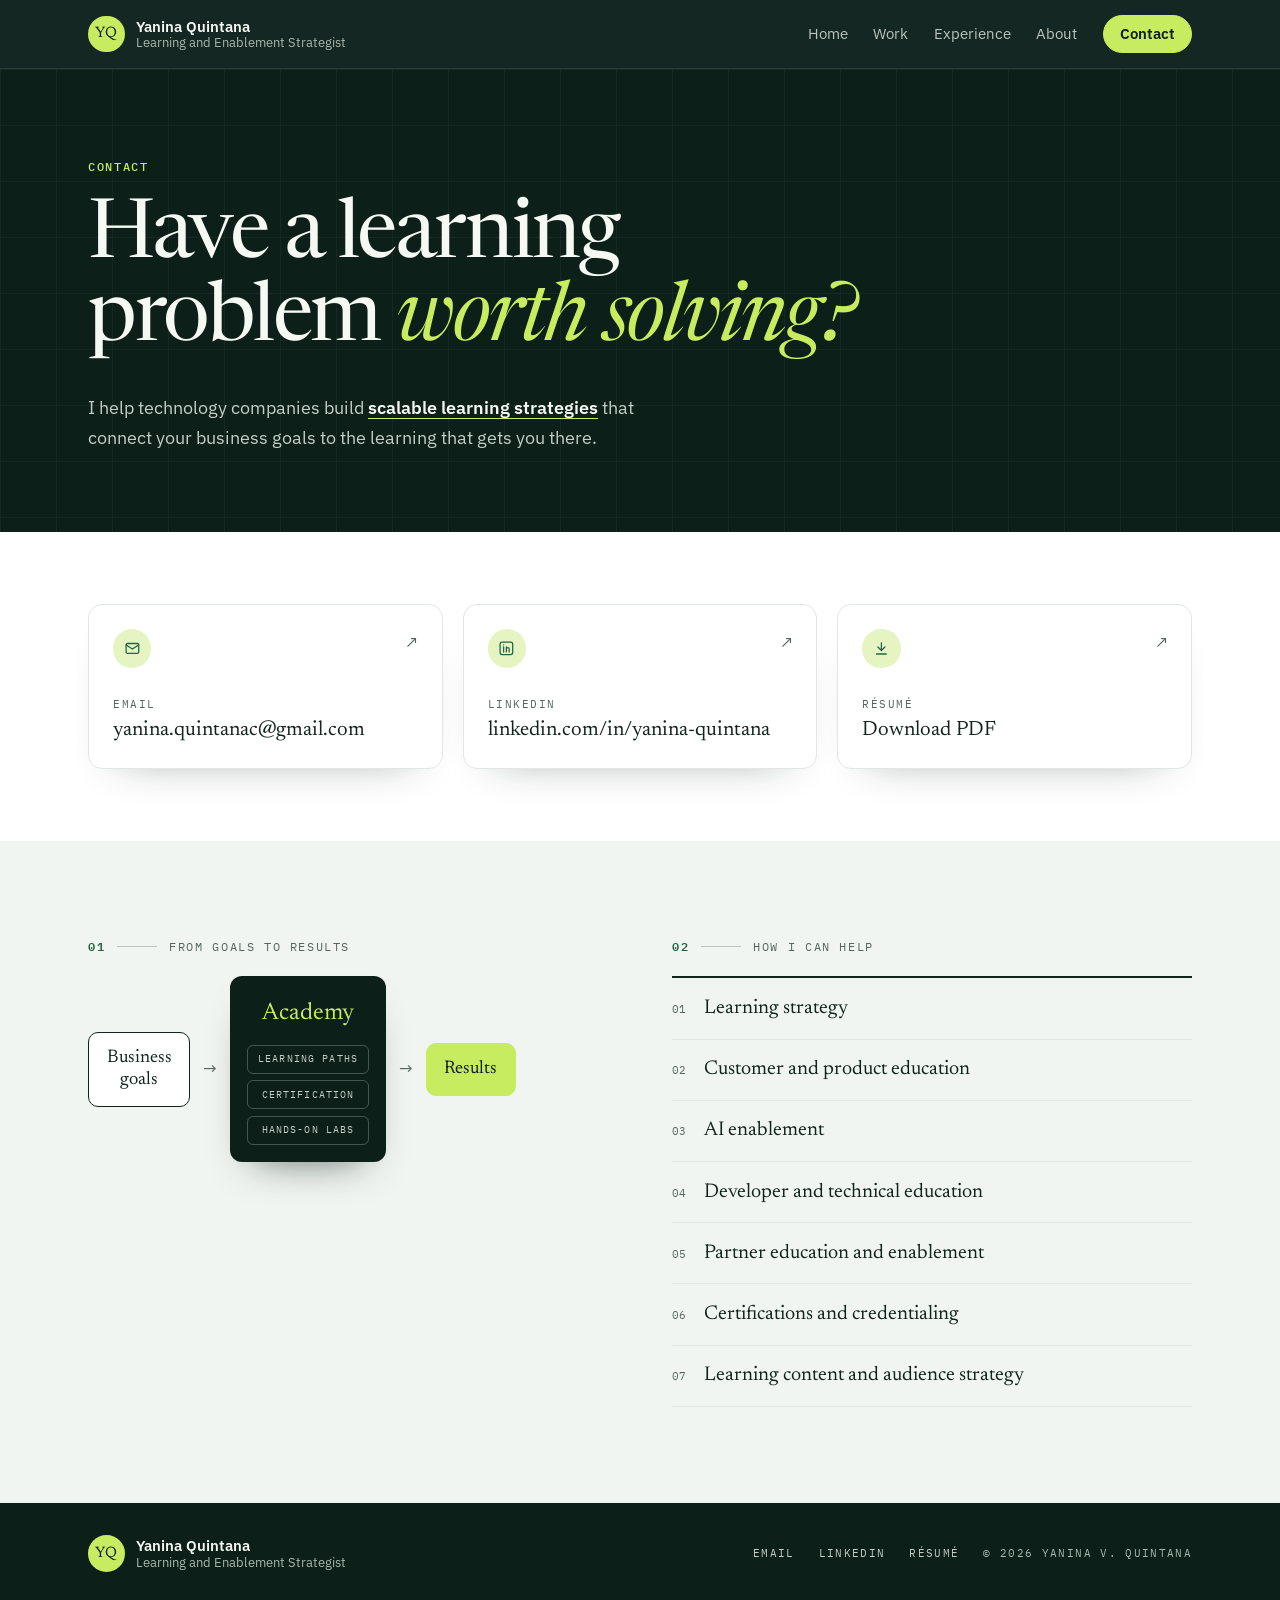
<file: contact.html>
<!DOCTYPE html>
<html lang="en">
<head><!-- Google tag (gtag.js) -->
<script async src="https://www.googletagmanager.com/gtag/js?id=G-6KFP8NZQ0K"></script>
<script>
  window.dataLayer = window.dataLayer || [];
  function gtag(){dataLayer.push(arguments);}
  gtag('js', new Date());

  gtag('config', 'G-6KFP8NZQ0K');
</script>
<meta charset="utf-8">
<meta name="viewport" content="width=device-width, initial-scale=1, viewport-fit=cover">
<meta name="theme-color" content="#0C1F19">
<title>Contact · Yanina Quintana</title>
<meta name="description" content="Yanina Quintana, learning and enablement strategist: learning strategy, AI enablement, and product education for complex technology.">
<meta property="og:title" content="Contact · Yanina Quintana">
<meta property="og:description" content="Yanina Quintana, learning and enablement strategist: learning strategy, AI enablement, and product education for complex technology.">
<meta property="og:image" content="images/portrait.jpg">
<link rel="preconnect" href="https://fonts.googleapis.com"><link rel="preconnect" href="https://fonts.gstatic.com" crossorigin>
<link href="https://fonts.googleapis.com/css2?family=Newsreader:ital,opsz,wght@0,6..72,300;0,6..72,400;1,6..72,400&amp;family=IBM+Plex+Sans:wght@400;500;600&amp;family=IBM+Plex+Mono:wght@400;500;600&amp;display=swap" rel="stylesheet">
<link rel="stylesheet" href="site.css">
</head>
<body>
<a class="skip" href="#main">Skip to content</a>
<header class="site-head">
  <div class="wrap">
    <a class="brand" href="index.html"><span class="yq" aria-hidden="true">YQ</span><span><b>Yanina Quintana</b><small>Learning and Enablement Strategist</small></span></a>
    <nav aria-label="Main"><a href="index.html">Home</a><a href="work.html">Work</a><a href="experience.html">Experience</a><a href="about.html">About</a><a href="contact.html" class="pill" aria-current="page">Contact</a></nav>
  </div>
</header>
<main id="main">

<section class="page-hero dark">
  <div class="wrap">
    <p class="eyebrow">Contact</p>
    <h1 class="display">Have a learning problem <em>worth solving?</em></h1>
    <p class="lede">I help technology companies build <strong>scalable learning strategies</strong> that connect your business goals to the learning that gets you there.</p>
  </div>
</section>
<section style="padding:4.5rem 0">
  <div class="wrap channels">
    <a class="chan" href="mailto:yanina.quintanac@gmail.com"><span class="ic"><svg viewBox="0 0 24 24"><rect x="3" y="5" width="18" height="14" rx="2"/><path d="m3 7 9 6 9-6"/></svg></span><span class="arr" aria-hidden="true">↗</span><small>Email</small><b>yanina.quintanac@gmail.com</b></a>
    <a class="chan" href="https://www.linkedin.com/in/yanina-quintana/" target="_blank" rel="noopener"><span class="ic"><svg viewBox="0 0 24 24"><rect x="3" y="3" width="18" height="18" rx="3"/><path d="M8 10v7M8 7v.01M12 17v-4a2 2 0 0 1 4 0v4M12 10v7"/></svg></span><span class="arr" aria-hidden="true">↗</span><small>LinkedIn</small><b>linkedin.com/in/yanina-quintana</b></a>
    <a class="chan" href="resume.pdf" download><span class="ic"><svg viewBox="0 0 24 24"><path d="M12 4v11M7 10l5 5 5-5M5 20h14"/></svg></span><span class="arr" aria-hidden="true">↗</span><small>Résumé</small><b>Download PDF</b></a>
  </div>
</section>
<section class="soft">
  <div class="wrap goals">
    <div>
      <p class="label"><b>01</b><i></i>From goals to results</p>
      <div class="g2r" role="img" aria-label="Business goals lead to an academy of learning paths, certification, and hands-on labs, which lead to results.">
        <span class="box">Business<br>goals</span><i aria-hidden="true">→</i>
        <span class="academy"><b>Academy</b><span>Learning paths</span><span>Certification</span><span>Hands-on labs</span></span><i aria-hidden="true">→</i>
        <span class="box res">Results</span>
      </div>
    </div>
    <div>
      <p class="label"><b>02</b><i></i>How I can help</p>
      <ol class="help"><li><span>01</span>Learning strategy</li><li><span>02</span>Customer and product education</li><li><span>03</span>AI enablement</li><li><span>04</span>Developer and technical education</li><li><span>05</span>Partner education and enablement</li><li><span>06</span>Certifications and credentialing</li><li><span>07</span>Learning content and audience strategy</li></ol>
    </div>
  </div>
</section>

</main>

<footer class="site-foot">
  <div class="wrap">
    <a class="brand" href="index.html"><span class="yq" aria-hidden="true">YQ</span><span><b>Yanina Quintana</b><small>Learning and Enablement Strategist</small></span></a>
    <ul>
      <li><a href="mailto:yanina.quintanac@gmail.com">Email</a></li>
      <li><a href="https://www.linkedin.com/in/yanina-quintana/" target="_blank" rel="noopener">LinkedIn</a></li>
      <li><a href="resume.pdf" download>Résumé</a></li>
      <li>© 2026 Yanina V. Quintana</li>
    </ul>
  </div>
</footer>
</body>
</html>
</file>
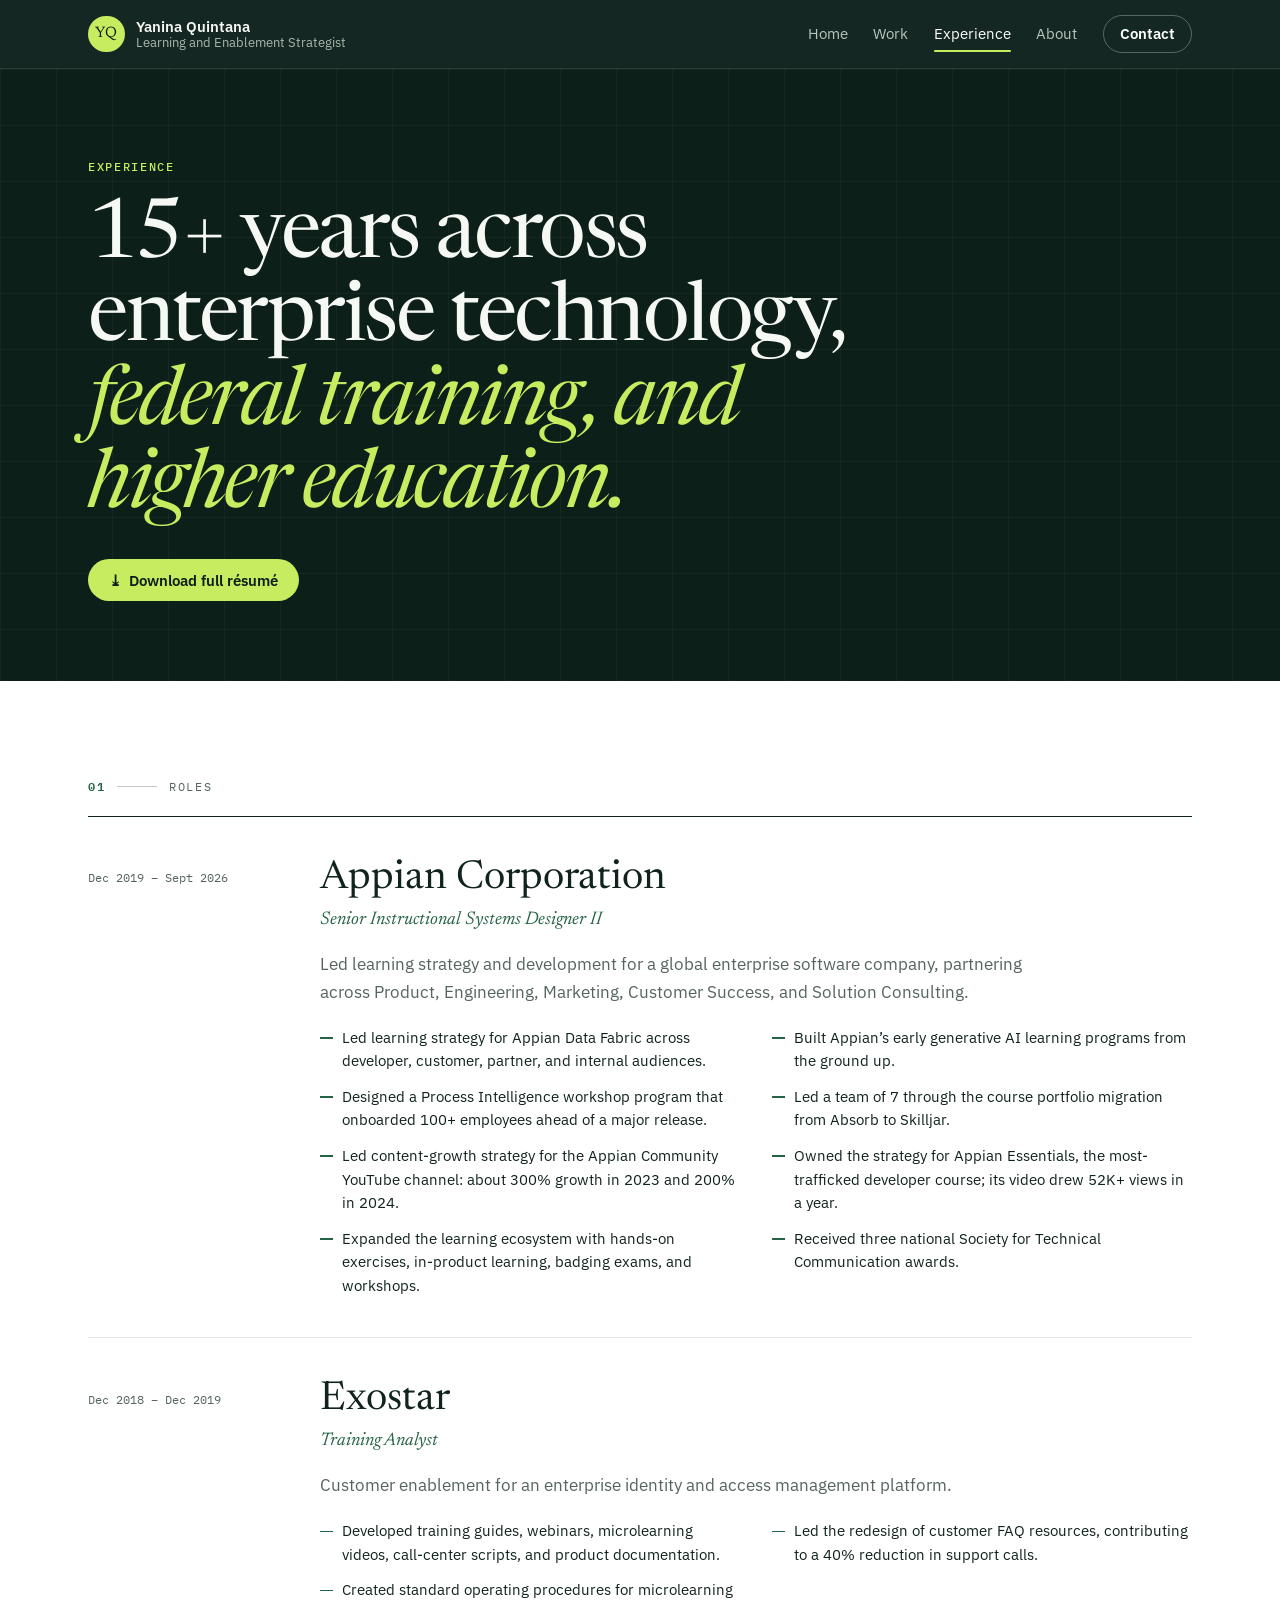
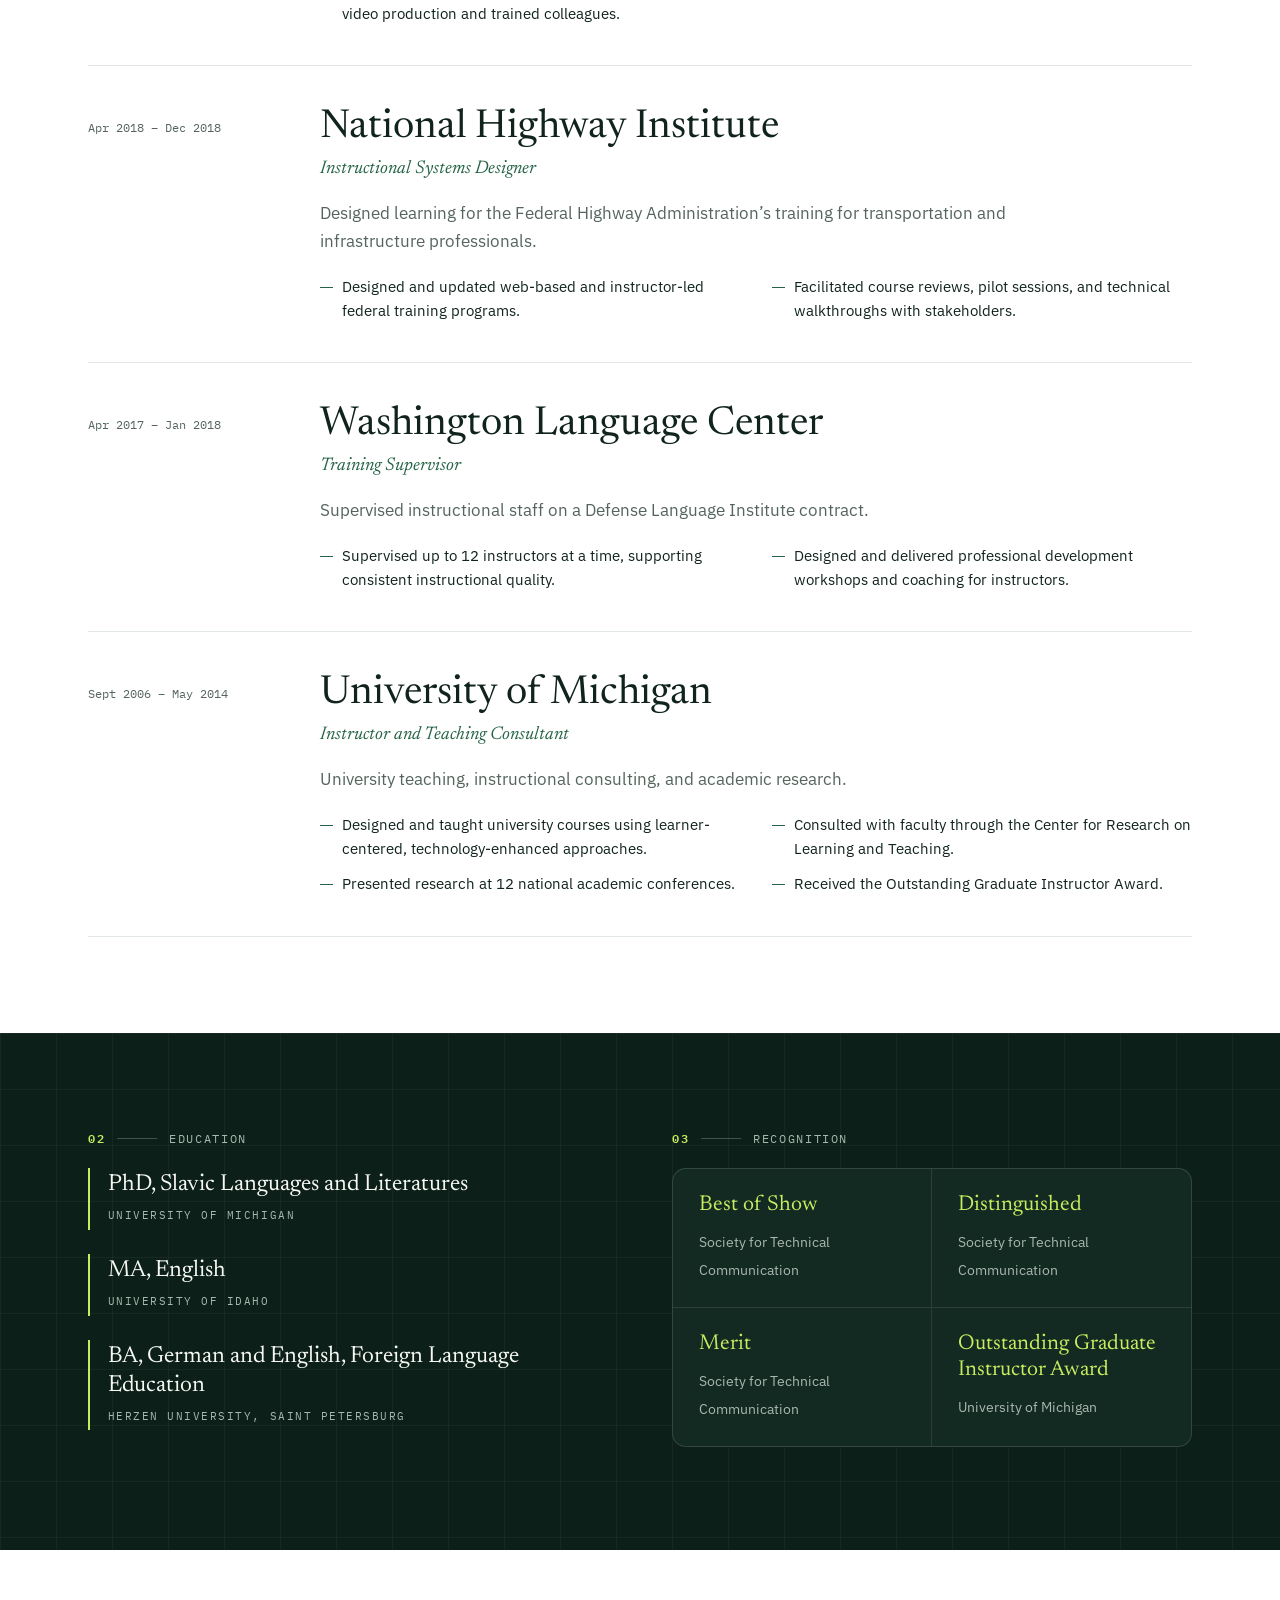
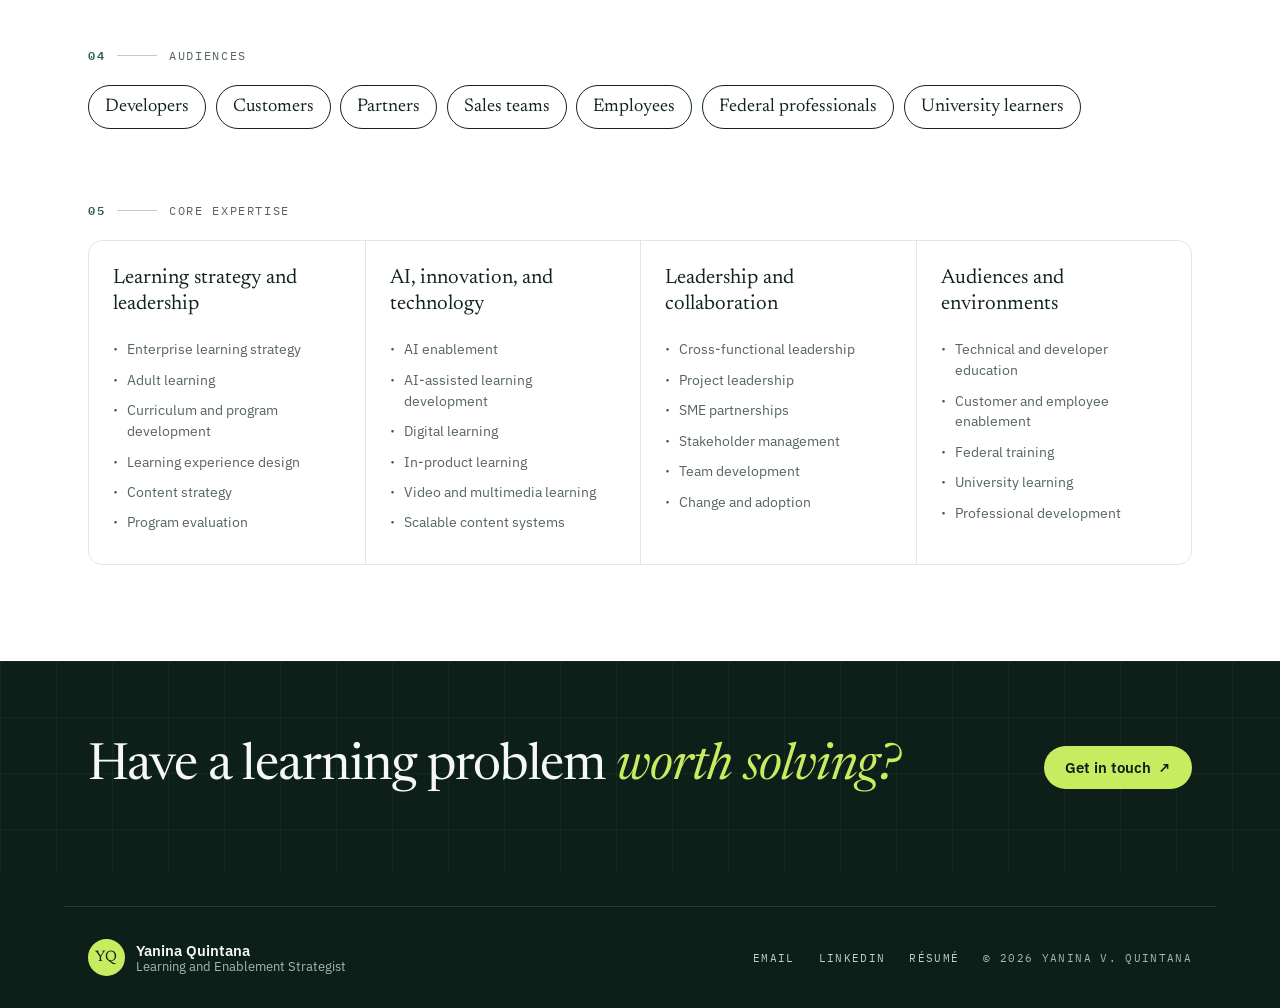
<file: experience.html>
<!DOCTYPE html>
<html lang="en">
<head><!-- Google tag (gtag.js) -->
<script async src="https://www.googletagmanager.com/gtag/js?id=G-6KFP8NZQ0K"></script>
<script>
  window.dataLayer = window.dataLayer || [];
  function gtag(){dataLayer.push(arguments);}
  gtag('js', new Date());

  gtag('config', 'G-6KFP8NZQ0K');
</script>
<meta charset="utf-8">
<meta name="viewport" content="width=device-width, initial-scale=1, viewport-fit=cover">
<meta name="theme-color" content="#0C1F19">
<title>Experience · Yanina Quintana</title>
<meta name="description" content="Yanina Quintana, learning and enablement strategist: learning strategy, AI enablement, and product education for complex technology.">
<meta property="og:title" content="Experience · Yanina Quintana">
<meta property="og:description" content="Yanina Quintana, learning and enablement strategist: learning strategy, AI enablement, and product education for complex technology.">
<meta property="og:image" content="images/portrait.jpg">
<link rel="preconnect" href="https://fonts.googleapis.com"><link rel="preconnect" href="https://fonts.gstatic.com" crossorigin>
<link href="https://fonts.googleapis.com/css2?family=Newsreader:ital,opsz,wght@0,6..72,300;0,6..72,400;1,6..72,400&amp;family=IBM+Plex+Sans:wght@400;500;600&amp;family=IBM+Plex+Mono:wght@400;500;600&amp;display=swap" rel="stylesheet">
<link rel="stylesheet" href="site.css">
</head>
<body>
<a class="skip" href="#main">Skip to content</a>
<header class="site-head">
  <div class="wrap">
    <a class="brand" href="index.html"><span class="yq" aria-hidden="true">YQ</span><span><b>Yanina Quintana</b><small>Learning and Enablement Strategist</small></span></a>
    <nav aria-label="Main"><a href="index.html">Home</a><a href="work.html">Work</a><a href="experience.html" aria-current="page">Experience</a><a href="about.html">About</a><a href="contact.html" class="pill">Contact</a></nav>
  </div>
</header>
<main id="main">

<section class="page-hero dark">
  <div class="wrap">
    <p class="eyebrow">Experience</p>
    <h1 class="display">15+ years across enterprise technology, <em>federal training, and higher education.</em></h1>
    <a class="btn btn-lime" href="resume.pdf" download><span aria-hidden="true">⤓</span> Download full résumé</a>
  </div>
</section>
<section>
  <div class="wrap">
    <p class="label"><b>01</b><i></i>Roles</p>
    <div class="roles">
<article class="role"><p class="when">Dec 2019 – Sept 2026</p><div><h2>Appian Corporation</h2><p class="title">Senior Instructional Systems Designer II</p><p class="summary">Led learning strategy and development for a global enterprise software company, partnering across Product, Engineering, Marketing, Customer Success, and Solution Consulting.</p><ul><li>Led learning strategy for Appian Data Fabric across developer, customer, partner, and internal audiences.</li><li>Built Appian’s early generative AI learning programs from the ground up.</li><li>Designed a Process Intelligence workshop program that onboarded 100+ employees ahead of a major release.</li><li>Led a team of 7 through the course portfolio migration from Absorb to Skilljar.</li><li>Led content-growth strategy for the Appian Community YouTube channel: about 300% growth in 2023 and 200% in 2024.</li><li>Owned the strategy for Appian Essentials, the most-trafficked developer course; its video drew 52K+ views in a year.</li><li>Expanded the learning ecosystem with hands-on exercises, in-product learning, badging exams, and workshops.</li><li>Received three national Society for Technical Communication awards.</li></ul></div></article>
<article class="role"><p class="when">Dec 2018 – Dec 2019</p><div><h2>Exostar</h2><p class="title">Training Analyst</p><p class="summary">Customer enablement for an enterprise identity and access management platform.</p><ul><li>Developed training guides, webinars, microlearning videos, call-center scripts, and product documentation.</li><li>Led the redesign of customer FAQ resources, contributing to a 40% reduction in support calls.</li><li>Created standard operating procedures for microlearning video production and trained colleagues.</li></ul></div></article>
<article class="role"><p class="when">Apr 2018 – Dec 2018</p><div><h2>National Highway Institute</h2><p class="title">Instructional Systems Designer</p><p class="summary">Designed learning for the Federal Highway Administration’s training for transportation and infrastructure professionals.</p><ul><li>Designed and updated web-based and instructor-led federal training programs.</li><li>Facilitated course reviews, pilot sessions, and technical walkthroughs with stakeholders.</li></ul></div></article>
<article class="role"><p class="when">Apr 2017 – Jan 2018</p><div><h2>Washington Language Center</h2><p class="title">Training Supervisor</p><p class="summary">Supervised instructional staff on a Defense Language Institute contract.</p><ul><li>Supervised up to 12 instructors at a time, supporting consistent instructional quality.</li><li>Designed and delivered professional development workshops and coaching for instructors.</li></ul></div></article>
<article class="role"><p class="when">Sept 2006 – May 2014</p><div><h2>University of Michigan</h2><p class="title">Instructor and Teaching Consultant</p><p class="summary">University teaching, instructional consulting, and academic research.</p><ul><li>Designed and taught university courses using learner-centered, technology-enhanced approaches.</li><li>Consulted with faculty through the Center for Research on Learning and Teaching.</li><li>Presented research at 12 national academic conferences.</li><li>Received the Outstanding Graduate Instructor Award.</li></ul></div></article>
    </div>
  </div>
</section>
<section class="dark">
  <div class="wrap edu-rec">
    <div>
      <p class="label"><b>02</b><i></i>Education</p>
      <ul class="edu">
        <li><b>PhD, Slavic Languages and Literatures</b><span>University of Michigan</span></li>
        <li><b>MA, English</b><span>University of Idaho</span></li>
        <li><b>BA, German and English, Foreign Language Education</b><span>Herzen University, Saint Petersburg</span></li>
      </ul>
    </div>
    <div>
      <p class="label"><b>03</b><i></i>Recognition</p>
      <div class="rec-grid">
        <div><b>Best of Show</b><span>Society for Technical Communication</span></div>
        <div><b>Distinguished</b><span>Society for Technical Communication</span></div>
        <div><b>Merit</b><span>Society for Technical Communication</span></div>
        <div><b>Outstanding Graduate Instructor Award</b><span>University of Michigan</span></div>
      </div>
    </div>
  </div>
</section>
<section>
  <div class="wrap">
    <p class="label"><b>04</b><i></i>Audiences</p>
    <ul class="aud"><li>Developers</li><li>Customers</li><li>Partners</li><li>Sales teams</li><li>Employees</li><li>Federal professionals</li><li>University learners</li></ul>
    <p class="label"><b>05</b><i></i>Core expertise</p>
    <div class="expertise"><div><h3>Learning strategy and leadership</h3><ul><li>Enterprise learning strategy</li><li>Adult learning</li><li>Curriculum and program development</li><li>Learning experience design</li><li>Content strategy</li><li>Program evaluation</li></ul></div><div><h3>AI, innovation, and technology</h3><ul><li>AI enablement</li><li>AI-assisted learning development</li><li>Digital learning</li><li>In-product learning</li><li>Video and multimedia learning</li><li>Scalable content systems</li></ul></div><div><h3>Leadership and collaboration</h3><ul><li>Cross-functional leadership</li><li>Project leadership</li><li>SME partnerships</li><li>Stakeholder management</li><li>Team development</li><li>Change and adoption</li></ul></div><div><h3>Audiences and environments</h3><ul><li>Technical and developer education</li><li>Customer and employee enablement</li><li>Federal training</li><li>University learning</li><li>Professional development</li></ul></div></div>
  </div>
</section>

</main>

<section class="cta dark">
  <div class="wrap">
    <h2 class="h2">Have a learning problem <em>worth solving?</em></h2>
    <a class="btn btn-lime" href="contact.html">Get in touch <span aria-hidden="true">↗</span></a>
  </div>
</section>
<footer class="site-foot">
  <div class="wrap">
    <a class="brand" href="index.html"><span class="yq" aria-hidden="true">YQ</span><span><b>Yanina Quintana</b><small>Learning and Enablement Strategist</small></span></a>
    <ul>
      <li><a href="mailto:yanina.quintanac@gmail.com">Email</a></li>
      <li><a href="https://www.linkedin.com/in/yanina-quintana/" target="_blank" rel="noopener">LinkedIn</a></li>
      <li><a href="resume.pdf" download>Résumé</a></li>
      <li>© 2026 Yanina V. Quintana</li>
    </ul>
  </div>
</footer>
</body>
</html>
</file>
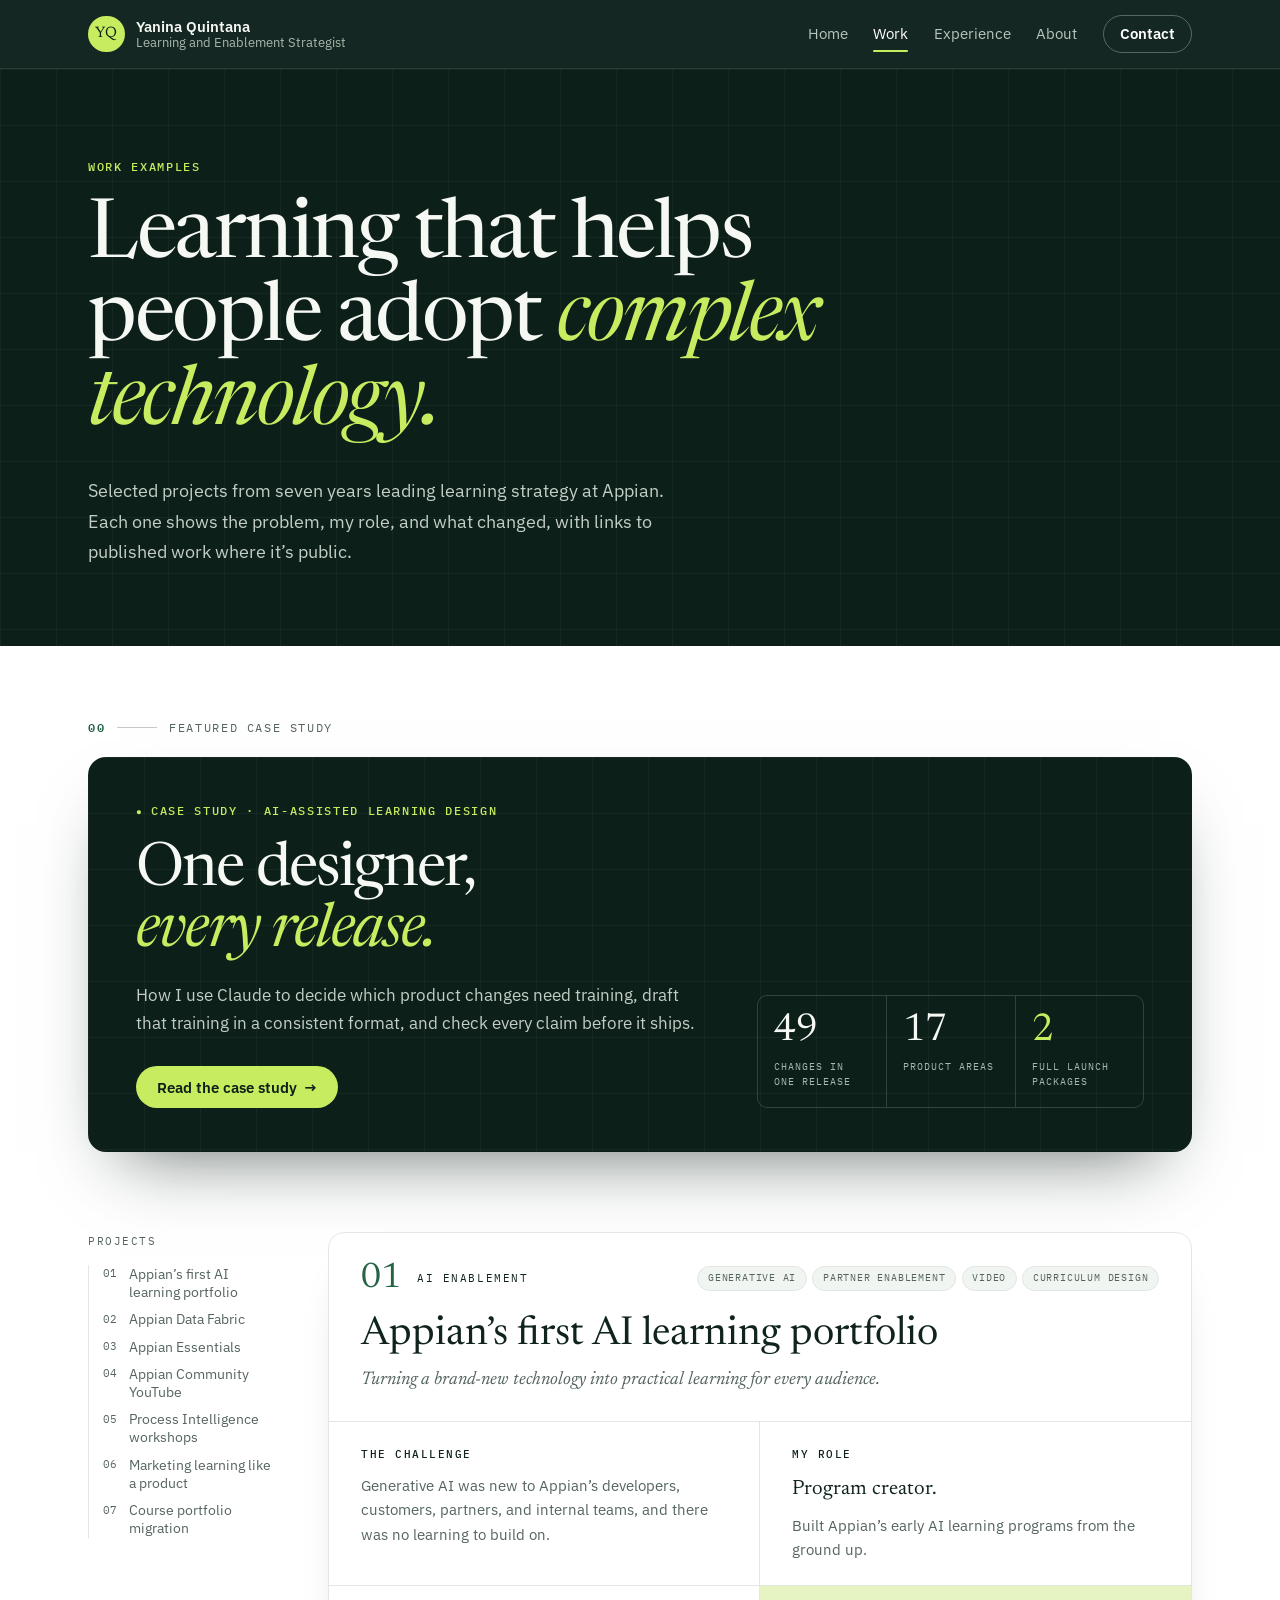
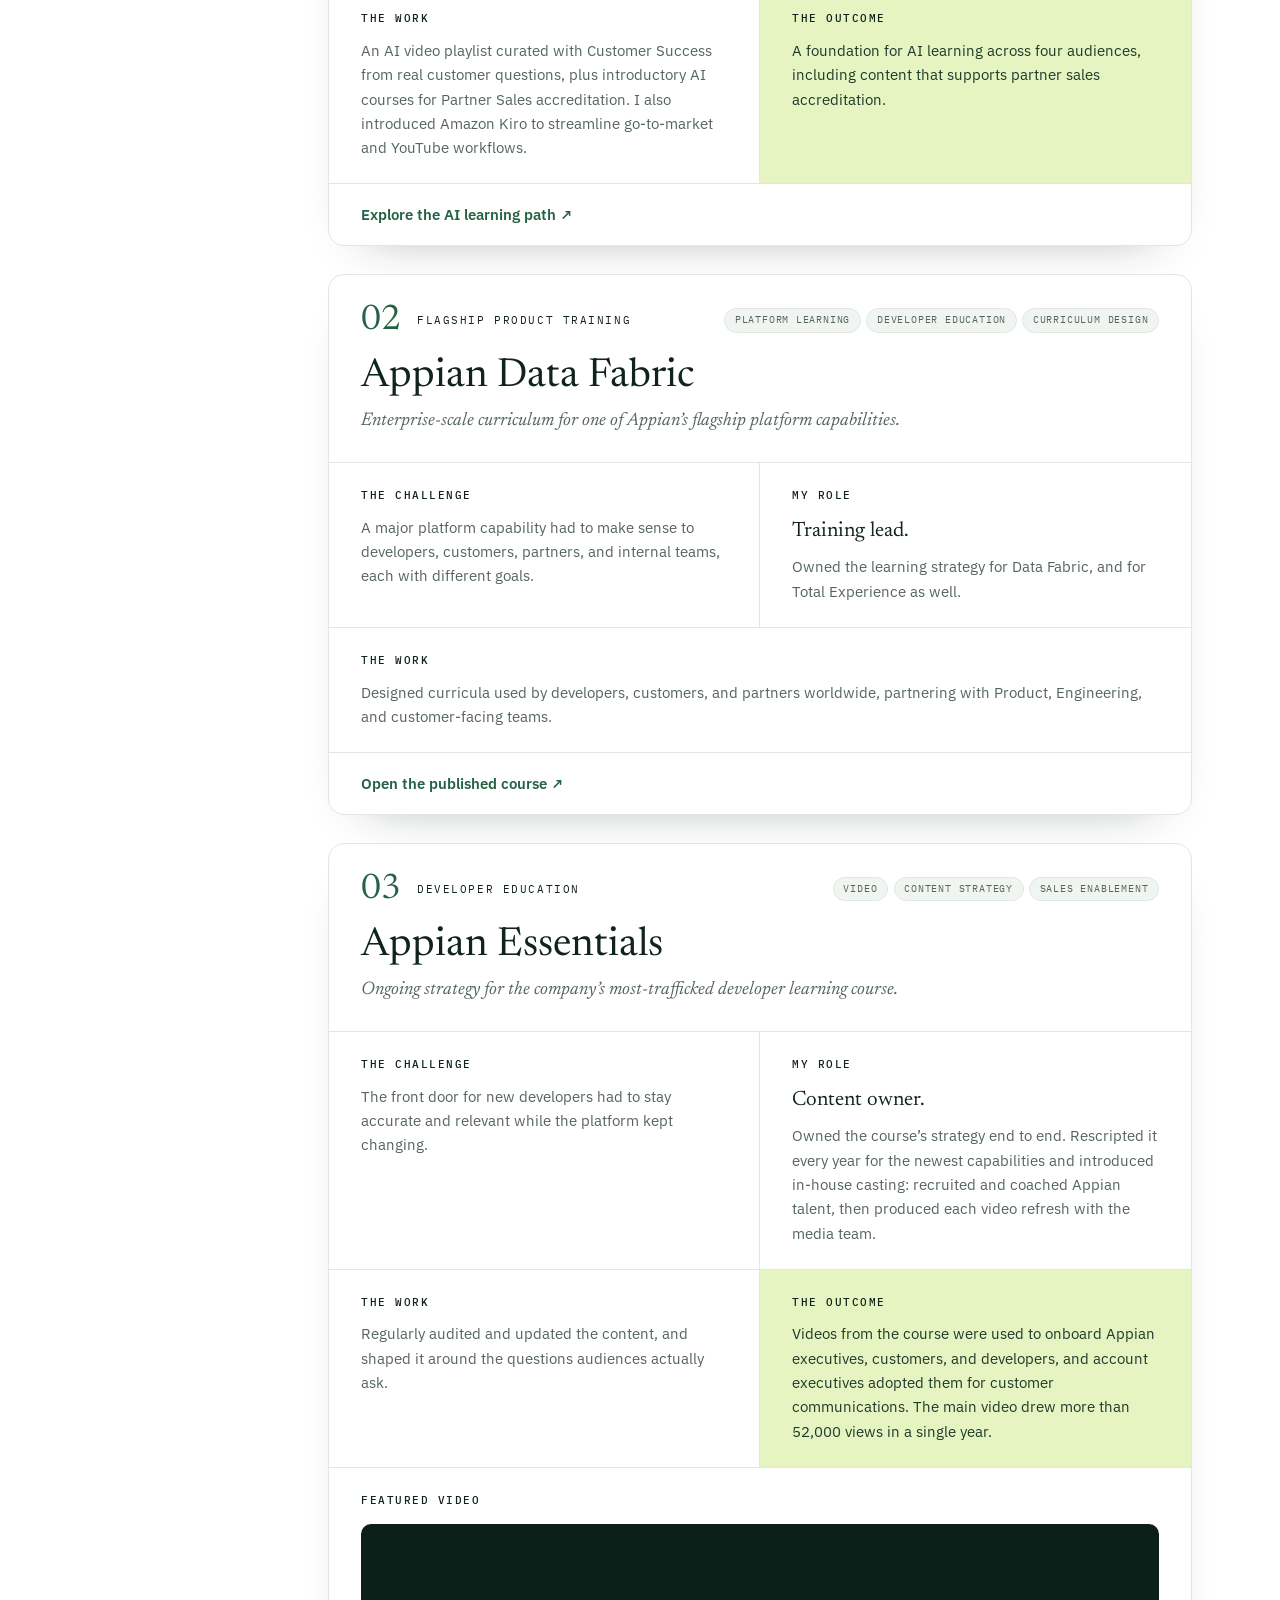
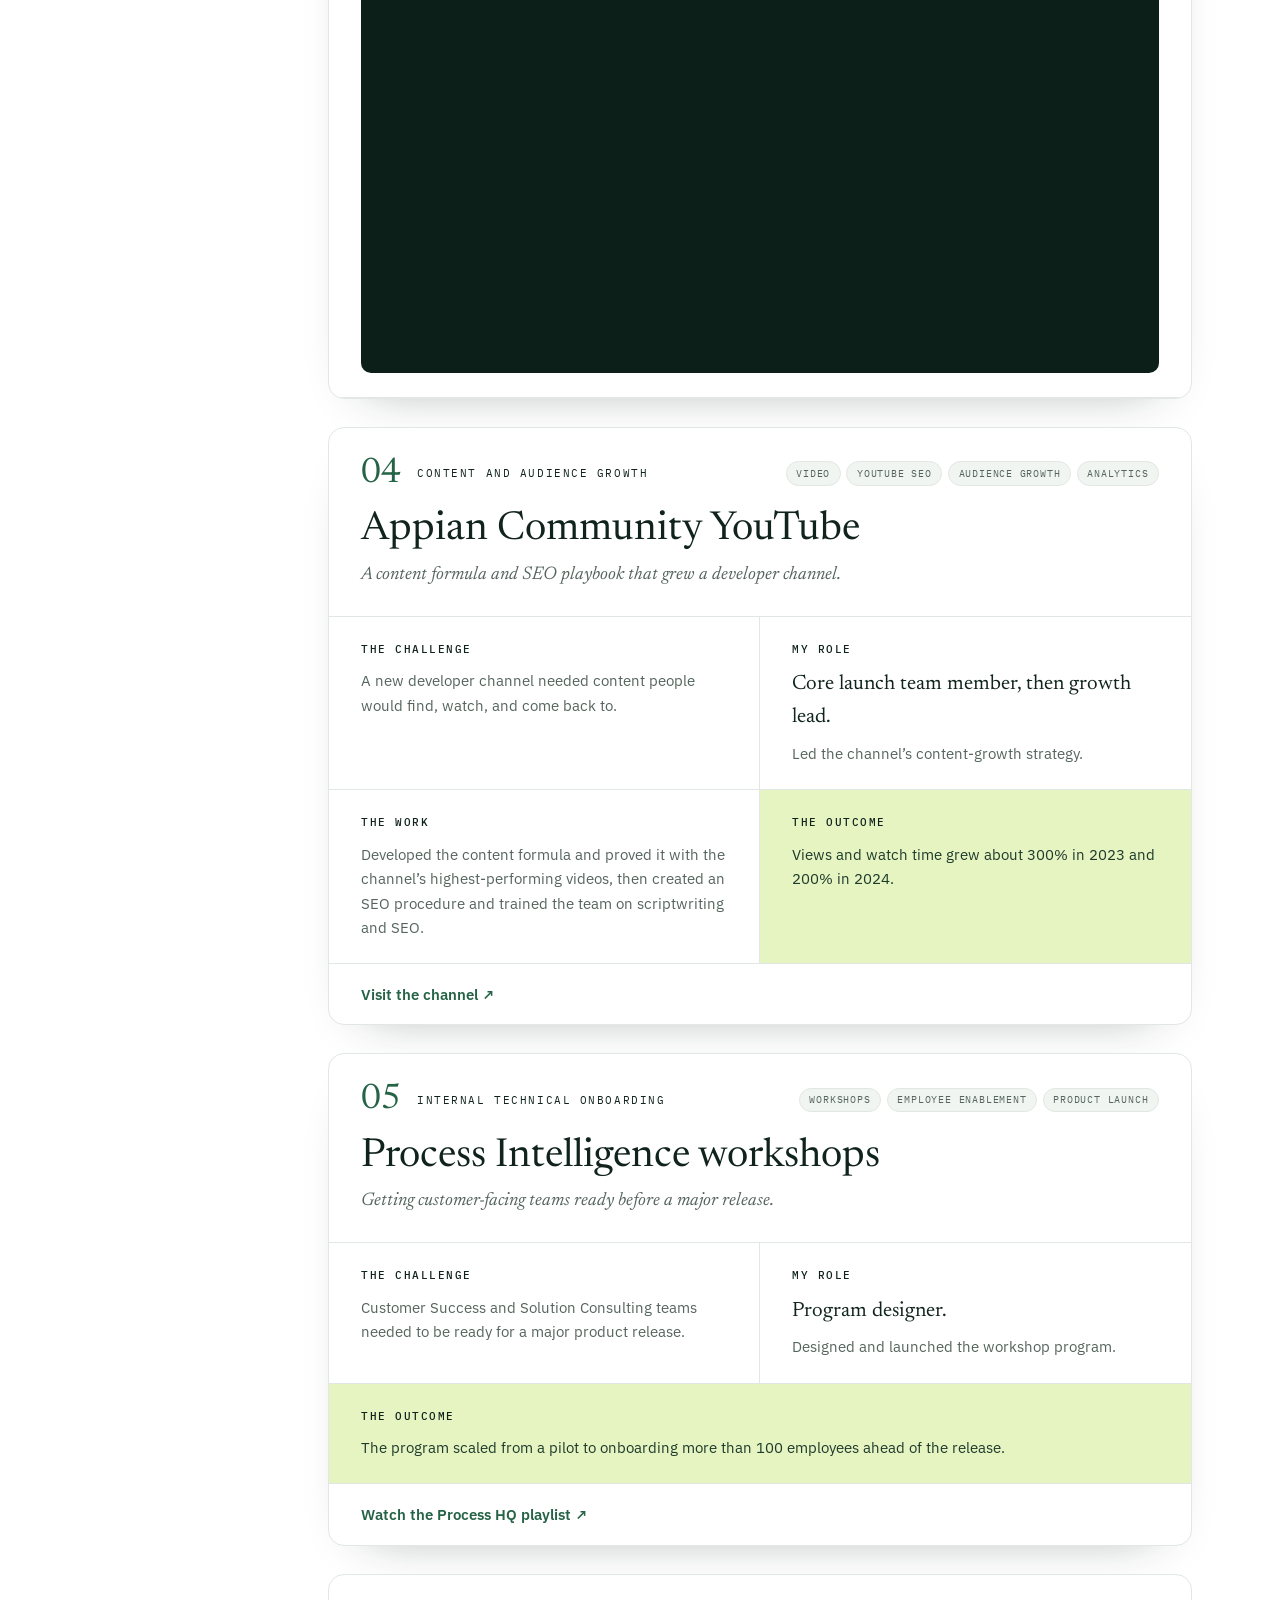
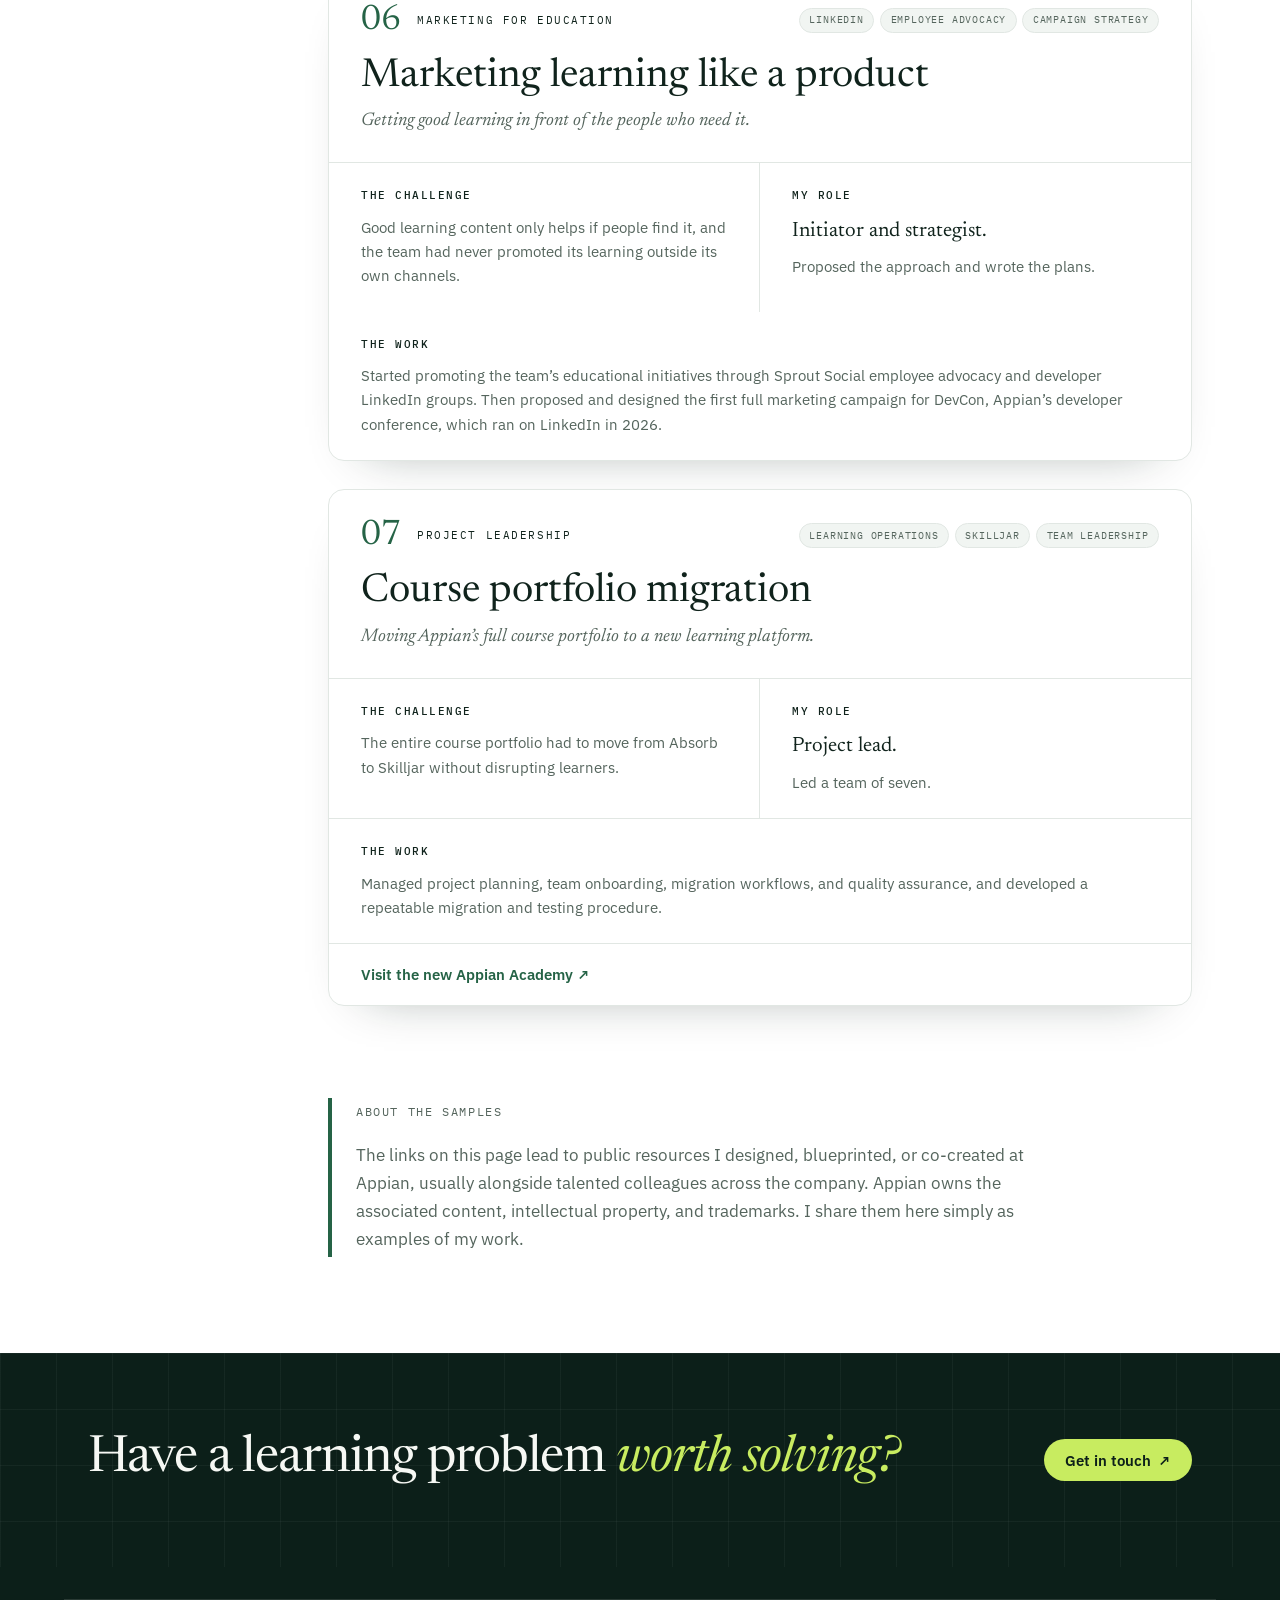
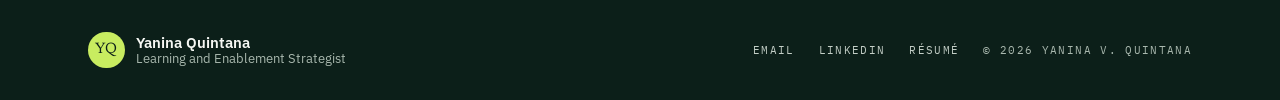
<file: work.html>
<!DOCTYPE html>
<html lang="en">
<head><!-- Google tag (gtag.js) -->
<script async src="https://www.googletagmanager.com/gtag/js?id=G-6KFP8NZQ0K"></script>
<script>
  window.dataLayer = window.dataLayer || [];
  function gtag(){dataLayer.push(arguments);}
  gtag('js', new Date());

  gtag('config', 'G-6KFP8NZQ0K');
</script>
<meta charset="utf-8">
<meta name="viewport" content="width=device-width, initial-scale=1, viewport-fit=cover">
<meta name="theme-color" content="#0C1F19">
<title>Work · Yanina Quintana</title>
<meta name="description" content="Yanina Quintana, learning and enablement strategist: learning strategy, AI enablement, and product education for complex technology.">
<meta property="og:title" content="Work · Yanina Quintana">
<meta property="og:description" content="Yanina Quintana, learning and enablement strategist: learning strategy, AI enablement, and product education for complex technology.">
<meta property="og:image" content="images/portrait.jpg">
<link rel="preconnect" href="https://fonts.googleapis.com"><link rel="preconnect" href="https://fonts.gstatic.com" crossorigin>
<link href="https://fonts.googleapis.com/css2?family=Newsreader:ital,opsz,wght@0,6..72,300;0,6..72,400;1,6..72,400&amp;family=IBM+Plex+Sans:wght@400;500;600&amp;family=IBM+Plex+Mono:wght@400;500;600&amp;display=swap" rel="stylesheet">
<link rel="stylesheet" href="site.css">
</head>
<body>
<a class="skip" href="#main">Skip to content</a>
<header class="site-head">
  <div class="wrap">
    <a class="brand" href="index.html"><span class="yq" aria-hidden="true">YQ</span><span><b>Yanina Quintana</b><small>Learning and Enablement Strategist</small></span></a>
    <nav aria-label="Main"><a href="index.html">Home</a><a href="work.html" aria-current="page">Work</a><a href="experience.html">Experience</a><a href="about.html">About</a><a href="contact.html" class="pill">Contact</a></nav>
  </div>
</header>
<main id="main">

<section class="page-hero dark">
  <div class="wrap">
    <p class="eyebrow">Work examples</p>
    <h1 class="display">Learning that helps people adopt <em>complex technology.</em></h1>
    <p class="lede">Selected projects from seven years leading learning strategy at Appian. Each one shows the problem, my role, and what changed, with links to published work where it’s public.</p>
  </div>
</section>

<section class="feat-sec" style="padding:4.5rem 0 1rem">
  <div class="wrap">
    <p class="label"><b>00</b><i></i>Featured case study</p>
    <a class="feature dark" href="case-study.html">
      <div>
        <p class="eyebrow">Case study · AI-assisted learning design</p>
        <h2 class="display">One designer,<br><em>every release.</em></h2>
        <p class="lede">How I use Claude to decide which product changes need training, draft that training in a consistent format, and check every claim before it ships.</p>
        <span class="btn btn-lime fake-btn">Read the case study <span aria-hidden="true">→</span></span>
      </div>
      <dl class="fstats">
        <div><dt>49</dt><dd>Changes in one release</dd></div>
        <div><dt>17</dt><dd>Product areas</dd></div>
        <div><dt class="lime">2</dt><dd>Full launch packages</dd></div>
      </dl>
    </a>
  </div>
</section>
<section style="padding-top:0">
  <div class="wrap wk-layout">
    <nav class="wk-toc" aria-label="Projects"><p>Projects</p><ol><li><a href="#gen-ai"><span>01</span>Appian’s first AI learning portfolio</a></li><li><a href="#data-fabric"><span>02</span>Appian Data Fabric</a></li><li><a href="#essentials"><span>03</span>Appian Essentials</a></li><li><a href="#youtube"><span>04</span>Appian Community YouTube</a></li><li><a href="#process-intelligence"><span>05</span>Process Intelligence workshops</a></li><li><a href="#gtm"><span>06</span>Marketing learning like a product</a></li><li><a href="#migration"><span>07</span>Course portfolio migration</a></li></ol></nav>
    <div class="wk-list">
<article class="wk" id="gen-ai">
      <div class="wk-top">
        <div class="wk-meta"><span class="num">01</span><span class="kind">AI enablement</span><ul class="wk-tags"><li>Generative AI</li><li>Partner enablement</li><li>Video</li><li>Curriculum design</li></ul></div>
        <h2>Appian’s first AI learning portfolio</h2><p class="sub">Turning a brand-new technology into practical learning for every audience.</p>
      </div>
      <div class="wk-grid"><div class="wk-cell"><h3>The challenge</h3><p>Generative AI was new to Appian’s developers, customers, partners, and internal teams, and there was no learning to build on.</p></div><div class="wk-cell"><h3>My role</h3><p class="rl">Program creator.</p><p>Built Appian’s early AI learning programs from the ground up.</p></div><div class="wk-cell"><h3>The work</h3><p>An AI video playlist curated with Customer Success from real customer questions, plus introductory AI courses for Partner Sales accreditation. I also introduced Amazon Kiro to streamline go-to-market and YouTube workflows.</p></div><div class="wk-cell out"><h3>The outcome</h3><p>A foundation for AI learning across four audiences, including content that supports partner sales accreditation.</p></div></div><a class="wk-link" href="https://academy.appian.com/path/appian-ai" target="_blank" rel="noopener">Explore the AI learning path <span aria-hidden="true">↗</span></a>
    </article>
<article class="wk" id="data-fabric">
      <div class="wk-top">
        <div class="wk-meta"><span class="num">02</span><span class="kind">Flagship product training</span><ul class="wk-tags"><li>Platform learning</li><li>Developer education</li><li>Curriculum design</li></ul></div>
        <h2>Appian Data Fabric</h2><p class="sub">Enterprise-scale curriculum for one of Appian’s flagship platform capabilities.</p>
      </div>
      <div class="wk-grid"><div class="wk-cell"><h3>The challenge</h3><p>A major platform capability had to make sense to developers, customers, partners, and internal teams, each with different goals.</p></div><div class="wk-cell"><h3>My role</h3><p class="rl">Training lead.</p><p>Owned the learning strategy for Data Fabric, and for Total Experience as well.</p></div><div class="wk-cell"><h3>The work</h3><p>Designed curricula used by developers, customers, and partners worldwide, partnering with Product, Engineering, and customer-facing teams.</p></div></div><a class="wk-link" href="https://academy.appian.com/design-record-types-model-and-configure-your-data-1" target="_blank" rel="noopener">Open the published course <span aria-hidden="true">↗</span></a>
    </article>
<article class="wk" id="essentials">
      <div class="wk-top">
        <div class="wk-meta"><span class="num">03</span><span class="kind">Developer education</span><ul class="wk-tags"><li>Video</li><li>Content strategy</li><li>Sales enablement</li></ul></div>
        <h2>Appian Essentials</h2><p class="sub">Ongoing strategy for the company’s most-trafficked developer learning course.</p>
      </div>
      <div class="wk-grid"><div class="wk-cell"><h3>The challenge</h3><p>The front door for new developers had to stay accurate and relevant while the platform kept changing.</p></div><div class="wk-cell"><h3>My role</h3><p class="rl">Content owner.</p><p>Owned the course’s strategy end to end. Rescripted it every year for the newest capabilities and introduced in-house casting: recruited and coached Appian talent, then produced each video refresh with the media team.</p></div><div class="wk-cell"><h3>The work</h3><p>Regularly audited and updated the content, and shaped it around the questions audiences actually ask.</p></div><div class="wk-cell out"><h3>The outcome</h3><p>Videos from the course were used to onboard Appian executives, customers, and developers, and account executives adopted them for customer communications. The main video drew more than 52,000 views in a single year.</p></div></div><div class="wk-video"><h3>Featured video</h3><div class="frame"><iframe src="https://www.youtube-nocookie.com/embed/2p850iaNqvA" title="Appian Essentials video" loading="lazy" allow="accelerometer; encrypted-media; gyroscope; picture-in-picture" allowfullscreen></iframe></div></div>
    </article>
<article class="wk" id="youtube">
      <div class="wk-top">
        <div class="wk-meta"><span class="num">04</span><span class="kind">Content and audience growth</span><ul class="wk-tags"><li>Video</li><li>YouTube SEO</li><li>Audience growth</li><li>Analytics</li></ul></div>
        <h2>Appian Community YouTube</h2><p class="sub">A content formula and SEO playbook that grew a developer channel.</p>
      </div>
      <div class="wk-grid"><div class="wk-cell"><h3>The challenge</h3><p>A new developer channel needed content people would find, watch, and come back to.</p></div><div class="wk-cell"><h3>My role</h3><p class="rl">Core launch team member, then growth lead.</p><p>Led the channel’s content-growth strategy.</p></div><div class="wk-cell"><h3>The work</h3><p>Developed the content formula and proved it with the channel’s highest-performing videos, then created an SEO procedure and trained the team on scriptwriting and SEO.</p></div><div class="wk-cell out"><h3>The outcome</h3><p>Views and watch time grew about 300% in 2023 and 200% in 2024.</p></div></div><a class="wk-link" href="https://www.youtube.com/@AppianCommunity" target="_blank" rel="noopener">Visit the channel <span aria-hidden="true">↗</span></a>
    </article>
<article class="wk" id="process-intelligence">
      <div class="wk-top">
        <div class="wk-meta"><span class="num">05</span><span class="kind">Internal technical onboarding</span><ul class="wk-tags"><li>Workshops</li><li>Employee enablement</li><li>Product launch</li></ul></div>
        <h2>Process Intelligence workshops</h2><p class="sub">Getting customer-facing teams ready before a major release.</p>
      </div>
      <div class="wk-grid"><div class="wk-cell"><h3>The challenge</h3><p>Customer Success and Solution Consulting teams needed to be ready for a major product release.</p></div><div class="wk-cell"><h3>My role</h3><p class="rl">Program designer.</p><p>Designed and launched the workshop program.</p></div><div class="wk-cell out"><h3>The outcome</h3><p>The program scaled from a pilot to onboarding more than 100 employees ahead of the release.</p></div></div><a class="wk-link" href="https://www.youtube.com/watch?v=hk5_AHW2q2U&amp;list=PLb9YBzSNgKLPhJxXhrfzMMpgyur4a2txi" target="_blank" rel="noopener">Watch the Process HQ playlist <span aria-hidden="true">↗</span></a>
    </article>
<article class="wk" id="gtm">
      <div class="wk-top">
        <div class="wk-meta"><span class="num">06</span><span class="kind">Marketing for education</span><ul class="wk-tags"><li>LinkedIn</li><li>Employee advocacy</li><li>Campaign strategy</li></ul></div>
        <h2>Marketing learning like a product</h2><p class="sub">Getting good learning in front of the people who need it.</p>
      </div>
      <div class="wk-grid"><div class="wk-cell"><h3>The challenge</h3><p>Good learning content only helps if people find it, and the team had never promoted its learning outside its own channels.</p></div><div class="wk-cell"><h3>My role</h3><p class="rl">Initiator and strategist.</p><p>Proposed the approach and wrote the plans.</p></div><div class="wk-cell"><h3>The work</h3><p>Started promoting the team’s educational initiatives through Sprout Social employee advocacy and developer LinkedIn groups. Then proposed and designed the first full marketing campaign for DevCon, Appian’s developer conference, which ran on LinkedIn in 2026.</p></div></div>
    </article>
<article class="wk" id="migration">
      <div class="wk-top">
        <div class="wk-meta"><span class="num">07</span><span class="kind">Project leadership</span><ul class="wk-tags"><li>Learning operations</li><li>Skilljar</li><li>Team leadership</li></ul></div>
        <h2>Course portfolio migration</h2><p class="sub">Moving Appian’s full course portfolio to a new learning platform.</p>
      </div>
      <div class="wk-grid"><div class="wk-cell"><h3>The challenge</h3><p>The entire course portfolio had to move from Absorb to Skilljar without disrupting learners.</p></div><div class="wk-cell"><h3>My role</h3><p class="rl">Project lead.</p><p>Led a team of seven.</p></div><div class="wk-cell"><h3>The work</h3><p>Managed project planning, team onboarding, migration workflows, and quality assurance, and developed a repeatable migration and testing procedure.</p></div></div><a class="wk-link" href="https://academy.appian.com/" target="_blank" rel="noopener">Visit the new Appian Academy <span aria-hidden="true">↗</span></a>
    </article>
      <div class="note">
        <p class="label">About the samples</p>
        <p>The links on this page lead to public resources I designed, blueprinted, or co-created at Appian, usually alongside talented colleagues across the company. Appian owns the associated content, intellectual property, and trademarks. I share them here simply as examples of my work.</p>
      </div>
    </div>
  </div>
</section>

</main>

<section class="cta dark">
  <div class="wrap">
    <h2 class="h2">Have a learning problem <em>worth solving?</em></h2>
    <a class="btn btn-lime" href="contact.html">Get in touch <span aria-hidden="true">↗</span></a>
  </div>
</section>
<footer class="site-foot">
  <div class="wrap">
    <a class="brand" href="index.html"><span class="yq" aria-hidden="true">YQ</span><span><b>Yanina Quintana</b><small>Learning and Enablement Strategist</small></span></a>
    <ul>
      <li><a href="mailto:yanina.quintanac@gmail.com">Email</a></li>
      <li><a href="https://www.linkedin.com/in/yanina-quintana/" target="_blank" rel="noopener">LinkedIn</a></li>
      <li><a href="resume.pdf" download>Résumé</a></li>
      <li>© 2026 Yanina V. Quintana</li>
    </ul>
  </div>
</footer>
</body>
</html>
</file>
<file: site.css>
/* Yanina Quintana — portfolio styles */
:root{
  --white:#FFFFFF;--soft:#F1F5F2;--ink:#10231C;--muted:#55655D;--rule:#E1E7E3;
  --green:#256346;--night:#0C1F19;--night-2:#132A22;--paper:#F6F8F4;--paper-muted:#A9B8AE;
  --lime:#C8EC60;--lime-2:#B5DA48;--lime-pale:#E6F4C2;--coral:#E07A55;--peach:#FBE1D5;
  --serif:"Newsreader",Georgia,"Times New Roman",serif;
  --sans:"IBM Plex Sans",system-ui,-apple-system,"Segoe UI",sans-serif;
  --mono:"IBM Plex Mono",ui-monospace,Menlo,monospace;
  --grid-light:linear-gradient(rgba(16,35,28,.035) 1px,transparent 1px),linear-gradient(90deg,rgba(16,35,28,.035) 1px,transparent 1px);
  --grid-dark:linear-gradient(rgba(246,248,244,.045) 1px,transparent 1px),linear-gradient(90deg,rgba(246,248,244,.045) 1px,transparent 1px);
  color-scheme:light;
}
*,*::before,*::after{box-sizing:border-box}
html{scroll-behavior:smooth;scroll-padding-top:5rem}
@media (prefers-reduced-motion:reduce){html{scroll-behavior:auto}}
body{margin:0;background:var(--white);color:var(--ink);font-family:var(--sans);font-size:1.0625rem;line-height:1.65;-webkit-font-smoothing:antialiased}
img{max-width:100%;display:block}
a{color:inherit}
h1,h2,h3,p{margin:0}
:focus-visible{outline:2px solid var(--lime);outline-offset:3px;border-radius:4px}
.wrap{max-width:72rem;margin:0 auto;padding:0 1.5rem}
.skip{position:absolute;left:-999px;top:1rem;background:var(--lime);color:var(--night);padding:.5rem 1rem;border-radius:999px;z-index:50}
.skip:focus{left:1rem}

/* dark surfaces */
.dark{background-color:var(--night);background-image:var(--grid-dark);background-size:56px 56px;color:var(--paper)}
.dark .muted{color:var(--paper-muted)}

/* header */
.site-head{position:sticky;top:0;z-index:20;background:rgba(12,31,25,.96);backdrop-filter:blur(8px);border-bottom:1px solid rgba(246,248,244,.1);padding-top:env(safe-area-inset-top,0)}
.site-head .wrap{display:flex;align-items:center;justify-content:space-between;gap:1rem;min-height:4.25rem;flex-wrap:wrap}
.brand{display:flex;align-items:center;gap:.7rem;text-decoration:none;color:var(--paper)}
.brand .yq{width:2.3rem;height:2.3rem;border-radius:50%;background:var(--lime);color:var(--night);display:grid;place-items:center;font-family:var(--serif);font-size:.95rem;flex:none}
.brand b{display:block;font-weight:600;font-size:.95rem;line-height:1.2}
.brand small{display:block;color:var(--paper-muted);font-size:.8rem;line-height:1.2}
.site-head nav{display:flex;align-items:center;flex-wrap:wrap;gap:.25rem 1.6rem}
.site-head nav a{color:#B9C5BD;text-decoration:none;font-size:.92rem;padding:.25rem 0;position:relative}
.site-head nav a:hover{color:#fff}
.site-head nav a[aria-current]{color:#fff}
.site-head nav a[aria-current]:not(.pill)::after{content:"";position:absolute;left:0;right:0;bottom:-2px;height:2px;border-radius:2px;background:var(--lime)}
.site-head nav a.pill{border:1px solid rgba(246,248,244,.3);border-radius:999px;padding:.35rem 1rem;color:#fff;font-weight:600}
.site-head nav a.pill:hover,.site-head nav a.pill[aria-current]{background:var(--lime);border-color:var(--lime);color:var(--night)}

/* type helpers */
.eyebrow{font-family:var(--mono);font-size:.74rem;font-weight:500;letter-spacing:.14em;text-transform:uppercase;color:var(--lime);margin-bottom:1.25rem}
.label{display:flex;align-items:center;gap:.75rem;font-family:var(--mono);font-size:.72rem;letter-spacing:.14em;text-transform:uppercase;color:var(--muted);margin:0 0 1.25rem}
.label b{font-weight:600;color:var(--green)}
.label i{display:block;width:2.5rem;height:1px;background:currentColor;opacity:.35;flex:none}
.dark .label{color:var(--paper-muted)}.dark .label b{color:var(--lime)}
.display{font-family:var(--serif);font-weight:400;letter-spacing:-.03em;line-height:1}
.display em,.h2 em{font-style:italic;color:var(--green)}
.dark .display em,.dark .h2 em{color:var(--lime)}
.h2{font-family:var(--serif);font-weight:400;font-size:clamp(2.2rem,4.6vw,3.5rem);line-height:1.05;letter-spacing:-.02em}
.lede{font-size:1.15rem;line-height:1.65;color:var(--muted);max-width:36rem}
.dark .lede{color:#C3CEC6}
section{padding:6rem 0}
.soft{background:var(--soft)}

/* buttons & links */
.btns{display:flex;flex-wrap:wrap;gap:.65rem}
.btn{display:inline-flex;align-items:center;gap:.45rem;padding:.75rem 1.3rem;border-radius:999px;font-weight:600;font-size:.95rem;text-decoration:none;line-height:1.2;transition:background .15s,color .15s,border-color .15s}
.btn-lime{background:var(--lime);color:var(--night)}
.btn-lime:hover{background:var(--lime-2)}
.btn-ghost{border:1px solid rgba(246,248,244,.3);color:var(--paper)}
.btn-ghost:hover{border-color:var(--paper)}
.more{display:inline-flex;align-items:center;gap:.4rem;color:var(--green);font-weight:600;font-size:.95rem;text-decoration:none}
.more:hover{text-decoration:underline;text-underline-offset:4px}
.dark .more{color:var(--lime)}

/* ===== Home ===== */
.home-hero{padding:6rem 0 5.5rem}
.home-hero .wrap{display:grid;grid-template-columns:1.25fr 1fr;gap:4rem;align-items:center}
.home-hero h1{font-size:clamp(3.4rem,8vw,7rem);margin-bottom:2.5rem;color:var(--paper)}
.home-hero h1 em{display:block}
.portrait{margin:0;max-width:23rem;justify-self:end;width:100%}
.portrait img{width:100%;height:auto;aspect-ratio:4/5;object-fit:cover;border-radius:12px;box-shadow:0 30px 60px -30px rgba(0,0,0,.6)}
.portrait figcaption{margin-top:1.75rem;padding-left:1rem;border-left:3px solid var(--coral);font-family:var(--serif);font-style:italic;font-size:1.25rem;line-height:1.45;color:var(--paper)}

.stats{border-bottom:1px solid var(--rule);padding:0}
.stats .wrap{display:grid;grid-template-columns:repeat(4,1fr)}
.stat{padding:2.75rem 1.5rem 2.5rem 0}
.stat+.stat{padding-left:1.75rem;border-left:1px solid var(--rule)}
.stat b{display:block;font-family:var(--serif);font-weight:300;font-size:clamp(3rem,6vw,4.6rem);line-height:1;letter-spacing:-.03em;margin-bottom:1rem}
.stat b small{font-size:.45em;color:var(--green);margin-left:.08em;letter-spacing:0}
.stat span{display:block;font-size:.9rem;color:var(--muted);line-height:1.45;max-width:14rem}

.feature{display:grid;grid-template-columns:1.5fr 1fr;gap:2.5rem;align-items:end;border-radius:18px;padding:2.75rem 3rem;text-decoration:none;box-shadow:0 34px 70px -34px rgba(12,31,25,.65);transition:transform .2s}
.feature:hover{transform:translateY(-3px)}
.feature .eyebrow::before{content:"● ";font-size:.6rem}
.feature h2{font-size:clamp(2.4rem,5vw,3.8rem);margin-bottom:1.25rem;color:var(--paper)}
.feature p.lede{margin-bottom:1.75rem;font-size:1.05rem}
.feature .fake-btn{pointer-events:none}
.fstats{display:grid;grid-template-columns:repeat(3,1fr);margin:0;border:1px solid rgba(246,248,244,.16);border-radius:10px;overflow:hidden}
.fstats div{padding:1rem 1rem 1.1rem}
.fstats div+div{border-left:1px solid rgba(246,248,244,.16)}
.fstats dt{font-family:var(--serif);font-size:2.4rem;line-height:1;margin-bottom:.6rem;color:var(--paper)}
.fstats dt.lime{color:var(--lime)}
.fstats dd{margin:0;font-family:var(--mono);font-size:.62rem;letter-spacing:.1em;text-transform:uppercase;color:var(--paper-muted);line-height:1.5}

.quote-cards{display:grid;grid-template-columns:1fr 1fr;gap:1.25rem;margin-bottom:1.5rem}
.qcard{margin:0;background:#fff;border:1px solid var(--rule);border-radius:14px;padding:1.75rem 1.75rem 1.5rem;box-shadow:0 18px 40px -30px rgba(12,31,25,.4)}
.qcard blockquote{margin:0 0 1.25rem;font-family:var(--serif);font-size:1.2rem;line-height:1.5}
.qcard figcaption{font-family:var(--mono);font-size:.7rem;letter-spacing:.12em;text-transform:uppercase;color:var(--coral)}

.split{display:grid;grid-template-columns:1fr 1.25fr;gap:4rem;align-items:start}
.think p{font-family:var(--serif);font-size:clamp(1.45rem,2.6vw,1.9rem);line-height:1.35;margin-bottom:1.5rem}

.split-head{display:grid;grid-template-columns:1fr 1fr;gap:3rem;align-items:end;margin-bottom:3rem}
.split-head p{color:var(--muted);font-size:1.05rem}
.rows{list-style:none;margin:0;padding:0;border-top:1px solid var(--ink)}
.rows a{display:grid;grid-template-columns:2.5rem 1fr auto;gap:1rem;align-items:start;padding:1.6rem 0;border-bottom:1px solid var(--rule);text-decoration:none}
.rows .n{font-family:var(--mono);font-size:.75rem;color:var(--muted);padding-top:.15rem}
.rows .k{display:block;font-family:var(--mono);font-size:.68rem;letter-spacing:.14em;text-transform:uppercase;color:var(--green);margin-bottom:.35rem}
.rows h3{font-family:var(--serif);font-weight:400;font-size:clamp(1.4rem,2.6vw,1.9rem);line-height:1.2;margin-bottom:.5rem}
.rows p{color:var(--muted);max-width:42rem;font-size:.97rem}
.rows .go{width:2.4rem;height:2.4rem;border:1px solid var(--rule);border-radius:50%;display:grid;place-items:center;color:var(--ink);transition:all .15s}
.rows a:hover .go{background:var(--lime);border-color:var(--lime)}
.rows a:hover h3{color:var(--green)}
.rows+.more{margin-top:1.75rem}

.do-grid{list-style:none;margin:2.5rem 0 0;padding:0;display:grid;grid-template-columns:repeat(3,1fr);border:1px solid rgba(246,248,244,.14);border-radius:14px;overflow:hidden}
.do-grid li{padding:2rem 1.75rem;border-right:1px solid rgba(246,248,244,.14);border-bottom:1px solid rgba(246,248,244,.14)}
.do-grid li:nth-child(3n){border-right:0}
.do-grid li:nth-last-child(-n+3){border-bottom:0}
.do-grid .n{display:block;font-family:var(--serif);font-size:2.8rem;line-height:1;color:var(--lime);margin-bottom:1.5rem}
.do-grid h3{font-family:var(--serif);font-weight:400;font-size:1.35rem;margin-bottom:.6rem;color:var(--paper)}
.do-grid p{color:var(--paper-muted);font-size:.95rem;line-height:1.6}

.how{display:grid;grid-template-columns:1fr 1.1fr;gap:4rem;align-items:center}
.how p{color:var(--muted);font-size:1.05rem;margin-top:1.25rem}
.flow{display:grid;grid-template-columns:1fr auto 1fr;gap:1.25rem;align-items:center}
.flow-steps{list-style:none;margin:0;padding:0;display:flex;flex-direction:column;gap:1.4rem;position:relative}
.flow-steps::before{content:"";position:absolute;left:50%;top:1rem;bottom:1rem;width:1px;background:var(--rule)}
.flow-steps li{position:relative;background:#fff;border:1.5px solid var(--ink);border-radius:10px;padding:.8rem 1rem;font-family:var(--serif);font-size:1.25rem;display:flex;align-items:baseline;gap:.75rem;box-shadow:0 10px 24px -18px rgba(12,31,25,.5)}
.flow-steps small{font-family:var(--mono);font-size:.68rem;color:var(--muted)}
.flow-arrow{font-size:1.4rem;color:var(--muted)}
.formats{list-style:none;margin:0;padding:1rem;background:var(--lime-pale);border-radius:14px;display:flex;flex-direction:column;gap:.55rem}
.formats li{background:#fff;border-radius:8px;padding:.55rem .8rem;font-family:var(--mono);font-size:.72rem;letter-spacing:.1em;text-transform:uppercase}
.formats li::before{content:"";display:inline-block;width:.4rem;height:.4rem;border-radius:50%;background:var(--green);margin-right:.6rem;vertical-align:middle}

/* CTA + footer */
.cta{padding:5rem 0}
.cta .wrap{display:flex;justify-content:space-between;align-items:center;gap:2rem;flex-wrap:wrap}
.cta h2{color:var(--paper);font-size:clamp(2rem,4.2vw,3.2rem)}
.site-foot{background:var(--night);color:var(--paper-muted);padding:2rem 0 calc(2rem + env(safe-area-inset-bottom,0))}
.cta+.site-foot .wrap{border-top:1px solid rgba(246,248,244,.12);padding-top:2rem}
.site-foot .wrap{display:flex;justify-content:space-between;align-items:center;gap:1.25rem;flex-wrap:wrap}
.site-foot .brand b{color:var(--paper)}
.site-foot ul{list-style:none;margin:0;padding:0;display:flex;flex-wrap:wrap;gap:1.5rem;align-items:center;font-family:var(--mono);font-size:.7rem;letter-spacing:.12em;text-transform:uppercase}
.site-foot ul a{color:#C3CEC6;text-decoration:none}.site-foot ul a:hover{color:var(--lime)}

/* ===== Inner page heroes ===== */
.page-hero{padding:5.5rem 0 5rem}
.page-hero h1{font-size:clamp(2.8rem,6.4vw,5.2rem);line-height:1.02;max-width:17ch;color:var(--paper);margin-bottom:1.75rem}
.page-hero .lede strong{color:var(--paper);font-weight:600;text-decoration:underline;text-decoration-color:var(--lime);text-underline-offset:4px}

/* ===== Work ===== */
.work-body{padding-top:4rem}
.wk-layout{display:grid;grid-template-columns:12rem 1fr;gap:3rem;margin-top:4rem;align-items:start}
.wk-toc{position:sticky;top:6rem}
.wk-toc p{font-family:var(--mono);font-size:.7rem;letter-spacing:.14em;text-transform:uppercase;color:var(--muted);margin-bottom:.9rem}
.wk-toc ol{list-style:none;margin:0;padding:0 0 0 .9rem;border-left:1px solid var(--rule)}
.wk-toc li+li{margin-top:.55rem}
.wk-toc a{display:grid;grid-template-columns:1.6rem 1fr;font-size:.85rem;line-height:1.35;color:var(--muted);text-decoration:none}
.wk-toc a span{font-family:var(--mono);font-size:.7rem;padding-top:.1rem}
.wk-toc a:hover{color:var(--green)}
.wk-list{display:flex;flex-direction:column;gap:1.75rem}
.wk{background:#fff;border:1px solid var(--rule);border-radius:16px;overflow:hidden;box-shadow:0 22px 50px -38px rgba(12,31,25,.45);scroll-margin-top:6rem}
.wk-top{padding:1.75rem 2rem 1.6rem;border-bottom:1px solid var(--rule)}
.wk-meta{display:flex;flex-wrap:wrap;align-items:center;gap:.6rem 1rem;margin-bottom:1rem}
.wk-meta .num{font-family:var(--serif);font-size:2.2rem;line-height:1;color:var(--green)}
.wk-meta .kind{font-family:var(--mono);font-size:.7rem;letter-spacing:.14em;text-transform:uppercase}
.wk-tags{list-style:none;margin:0 0 0 auto;padding:0;display:flex;flex-wrap:wrap;gap:.35rem}
.wk-tags li{font-family:var(--mono);font-size:.62rem;letter-spacing:.08em;text-transform:uppercase;background:var(--soft);border:1px solid var(--rule);border-radius:999px;padding:.2rem .6rem;color:var(--muted)}
.wk h2{font-family:var(--serif);font-weight:400;font-size:clamp(1.8rem,3.4vw,2.5rem);line-height:1.15;margin-bottom:.4rem}
.wk .sub{font-family:var(--serif);font-style:italic;font-size:1.15rem;color:var(--muted)}
.wk-grid{display:grid;grid-template-columns:1fr 1fr}
.wk-cell{padding:1.5rem 2rem;border-bottom:1px solid var(--rule)}
.wk-cell:nth-child(odd){border-right:1px solid var(--rule)}
.wk-cell h3{font-family:var(--mono);font-weight:500;font-size:.68rem;letter-spacing:.14em;text-transform:uppercase;color:var(--ink);margin-bottom:.6rem}
.wk-cell p{color:var(--muted);font-size:.95rem;line-height:1.6}
.wk-cell .rl{font-family:var(--serif);font-size:1.3rem;color:var(--ink);margin-bottom:.4rem}
.wk-cell.out{background:var(--lime-pale)}
.wk-cell.out p{color:#1E3A2B}
.wk-grid .wk-cell:last-child:nth-child(odd){grid-column:1/-1;border-right:0}
.wk-video{padding:1.5rem 2rem;border-bottom:1px solid var(--rule)}
.wk-video h3{font-family:var(--mono);font-weight:500;font-size:.68rem;letter-spacing:.14em;text-transform:uppercase;margin-bottom:.9rem}
.wk-video .frame{position:relative;aspect-ratio:16/9;border-radius:10px;overflow:hidden;background:var(--night)}
.wk-video iframe{position:absolute;inset:0;width:100%;height:100%;border:0}
.wk-link{display:block;padding:1.1rem 2rem;font-weight:600;font-size:.95rem;color:var(--green);text-decoration:none}
.wk-link:hover{background:var(--soft)}
.wk-grid+.wk-link,.wk-video+.wk-link{border-top:0}
.wk>.wk-grid:last-child .wk-cell{border-bottom:0}
.note{margin-top:4rem;border-left:4px solid var(--green);padding:.25rem 0 .25rem 1.5rem;max-width:46rem}
.note p:last-child{color:var(--muted)}

/* ===== Experience ===== */
.roles{border-top:1px solid var(--ink)}
.role{display:grid;grid-template-columns:12rem 1fr;gap:2.5rem;padding:2.5rem 0;border-bottom:1px solid var(--rule)}
.role .when{font-family:var(--mono);font-size:.74rem;color:var(--muted);padding-top:.7rem}
.role h2{font-family:var(--serif);font-weight:400;font-size:clamp(1.9rem,3.4vw,2.5rem);line-height:1.1}
.role .title{font-family:var(--serif);font-style:italic;color:var(--green);font-size:1.15rem;margin:.25rem 0 .9rem}
.role .summary{color:var(--muted);margin-bottom:1.25rem;max-width:46rem}
.role ul{list-style:none;margin:0;padding:0;display:grid;grid-template-columns:1fr 1fr;gap:.75rem 2rem}
.role li{position:relative;padding-left:1.4rem;font-size:.95rem;line-height:1.55}
.role li::before{content:"";position:absolute;left:0;top:.75em;width:.8rem;height:1.5px;background:var(--green)}
.edu-rec{display:grid;grid-template-columns:1fr 1fr;gap:4rem}
.edu{list-style:none;margin:0;padding:0}
.edu li{border-left:2px solid var(--lime);padding:.15rem 0 .15rem 1.1rem;margin-bottom:1.5rem}
.edu b{display:block;font-family:var(--serif);font-weight:400;font-size:1.45rem;line-height:1.25;color:var(--paper)}
.edu span{font-family:var(--mono);font-size:.68rem;letter-spacing:.14em;text-transform:uppercase;color:var(--paper-muted)}
.rec-grid{display:grid;grid-template-columns:1fr 1fr;border:1px solid rgba(246,248,244,.14);border-radius:14px;background:var(--night-2);overflow:hidden}
.rec-grid div{padding:1.5rem 1.6rem}
.rec-grid div:nth-child(odd){border-right:1px solid rgba(246,248,244,.1)}
.rec-grid div:nth-child(-n+2){border-bottom:1px solid rgba(246,248,244,.1)}
.rec-grid b{display:block;font-family:var(--serif);font-weight:400;font-size:1.35rem;line-height:1.2;color:var(--lime);margin-bottom:.5rem}
.rec-grid span{font-size:.88rem;color:var(--paper-muted)}
.aud{list-style:none;margin:0 0 4.5rem;padding:0;display:flex;flex-wrap:wrap;gap:.6rem}
.aud li{border:1.5px solid var(--ink);border-radius:999px;padding:.35rem 1rem;font-family:var(--serif);font-size:1.15rem}
.expertise{display:grid;grid-template-columns:repeat(4,1fr);border:1px solid var(--rule);border-radius:14px;overflow:hidden}
.expertise div{padding:1.6rem 1.5rem}
.expertise div+div{border-left:1px solid var(--rule)}
.expertise h3{font-family:var(--serif);font-weight:400;font-size:1.3rem;line-height:1.25;margin-bottom:1rem}
.expertise ul{list-style:none;margin:0;padding:0}
.expertise li{font-size:.9rem;color:var(--muted);padding:.3rem 0 .3rem .9rem;position:relative;line-height:1.45}
.expertise li::before{content:"·";position:absolute;left:0;color:var(--green);font-weight:700}

/* ===== About ===== */
.who p{font-family:var(--serif);font-size:clamp(1.3rem,2.3vw,1.6rem);line-height:1.5}
.who p+p{margin-top:1.25rem}
.who .links{display:flex;flex-wrap:wrap;gap:.75rem 2rem;margin-top:2rem}
.big-quote{padding:5.5rem 0}
.big-quote p{font-family:var(--serif);font-size:clamp(2.2rem,5vw,3.8rem);line-height:1.08;letter-spacing:-.02em;max-width:24ch;color:var(--paper)}
.big-quote em{color:var(--lime);font-style:italic}
.offclock{display:grid;grid-template-columns:1fr 1fr;gap:4rem;align-items:center}
.offclock img{width:100%;height:auto;aspect-ratio:4/3;object-fit:cover;border-radius:14px;box-shadow:0 30px 60px -30px rgba(12,31,25,.55)}
.offclock p:not(.label){font-family:var(--serif);font-size:clamp(1.5rem,2.8vw,2.1rem);line-height:1.3}
.recs{columns:3;column-gap:1.25rem}
.recs figure{break-inside:avoid;margin:0 0 1.25rem;background:#fff;border:1px solid var(--rule);border-radius:14px;padding:1.6rem;box-shadow:0 18px 40px -32px rgba(12,31,25,.45)}
.recs figure::before{content:"“";display:block;font-family:var(--serif);font-size:2.6rem;line-height:.8;color:var(--green);margin-bottom:.5rem}
.recs figure:nth-child(3n+2)::before{color:var(--green)}
.recs figure:nth-child(odd)::before{color:var(--coral)}
.recs blockquote{margin:0 0 1.25rem;font-family:var(--serif);font-size:1.12rem;line-height:1.5}
.recs figcaption{border-top:1px solid var(--rule);padding-top:.9rem}
.recs figcaption b{display:block;font-weight:600;font-size:.92rem}
.recs figcaption span{font-family:var(--mono);font-size:.66rem;letter-spacing:.12em;text-transform:uppercase;color:var(--muted)}

/* ===== Contact ===== */
.channels{display:grid;grid-template-columns:repeat(3,1fr);gap:1.25rem}
.chan{position:relative;display:flex;flex-direction:column;background:#fff;border:1px solid var(--rule);border-radius:14px;padding:1.5rem;text-decoration:none;box-shadow:0 20px 44px -32px rgba(12,31,25,.45);transition:transform .15s,border-color .15s}
.chan:hover{transform:translateY(-2px);border-color:var(--green)}
.chan .ic{width:2.4rem;height:2.4rem;border-radius:50%;background:var(--lime-pale);display:grid;place-items:center;margin-bottom:1.75rem}
.chan .ic svg{width:1.05rem;height:1.05rem;stroke:var(--green);fill:none;stroke-width:1.8;stroke-linecap:round;stroke-linejoin:round}
.chan .arr{position:absolute;top:1.4rem;right:1.4rem;color:var(--muted)}
.chan small{font-family:var(--mono);font-size:.68rem;letter-spacing:.14em;text-transform:uppercase;color:var(--muted);margin-bottom:.3rem}
.chan b{font-family:var(--serif);font-weight:400;font-size:1.3rem;line-height:1.25;overflow-wrap:anywhere}
.goals{display:grid;grid-template-columns:1fr 1fr;gap:4rem;align-items:start}
.g2r{display:grid;grid-template-columns:auto auto auto auto auto;align-items:center;gap:.8rem;justify-content:start}
.g2r .box{border:1.5px solid var(--ink);border-radius:10px;padding:.9rem 1.1rem;font-family:var(--serif);font-size:1.15rem;line-height:1.2;text-align:center;background:#fff}
.g2r .academy{background:var(--night);color:var(--paper);border-radius:12px;padding:1.1rem;text-align:center;box-shadow:0 20px 40px -24px rgba(12,31,25,.7)}
.g2r .academy b{display:block;font-family:var(--serif);font-weight:400;font-size:1.5rem;color:var(--lime);margin-bottom:.7rem}
.g2r .academy span{display:block;border:1px solid rgba(246,248,244,.25);border-radius:6px;padding:.35rem .6rem;margin-top:.4rem;font-family:var(--mono);font-size:.6rem;letter-spacing:.12em;text-transform:uppercase;color:#C3CEC6}
.g2r .res{background:var(--lime);border-color:var(--lime);color:var(--night)}
.g2r i{font-style:normal;color:var(--muted)}
.help{list-style:none;margin:0;padding:0;border-top:2px solid var(--ink)}
.help li{display:grid;grid-template-columns:2rem 1fr;align-items:baseline;padding:.85rem 0;border-bottom:1px solid var(--rule);font-family:var(--serif);font-size:1.25rem}
.help li span{font-family:var(--mono);font-size:.68rem;color:var(--muted)}

/* ===== responsive ===== */
@media (max-width:960px){
  .home-hero .wrap,.split,.split-head,.how,.feature,.edu-rec,.offclock,.goals{grid-template-columns:1fr;gap:2.5rem}
  .portrait{max-width:22rem}
  .stats .wrap{grid-template-columns:1fr 1fr}
  .stat:nth-child(3){padding-left:0;border-left:0}
  .stat:nth-child(n+3){border-top:1px solid var(--rule)}
  .do-grid{grid-template-columns:1fr 1fr}
  .do-grid li{border-right:1px solid rgba(246,248,244,.14)!important;border-bottom:1px solid rgba(246,248,244,.14)!important}
  .do-grid li:nth-child(2n){border-right:0!important}
  .wk-layout{grid-template-columns:1fr}
  .wk-toc{display:none}
  .expertise{grid-template-columns:1fr 1fr}
  .expertise div:nth-child(3){border-left:0}
  .expertise div:nth-child(n+3){border-top:1px solid var(--rule)}
  .recs{columns:2}
  .channels{grid-template-columns:1fr}
  section{padding:4.5rem 0}
}
@media (max-width:640px){
  .site-head nav{gap:.25rem 1.1rem}
  .home-hero{padding:3.5rem 0 4rem}
  .quote-cards,.do-grid,.wk-grid,.role ul,.rec-grid,.expertise{grid-template-columns:1fr}
  .do-grid li{border-right:0!important}
  .wk-cell:nth-child(odd){border-right:0}
  .wk-top,.wk-cell,.wk-video,.wk-link{padding-left:1.4rem;padding-right:1.4rem}
  .wk-tags{margin-left:0}
  .role{grid-template-columns:1fr;gap:.5rem}
  .role .when{padding-top:0}
  .rec-grid div{border-right:0!important;border-bottom:1px solid rgba(246,248,244,.1)}
  .expertise div{border-left:0!important;border-top:1px solid var(--rule)}
  .expertise div:first-child{border-top:0}
  .recs{columns:1}
  .feature{padding:2rem 1.5rem}
  .flow{grid-template-columns:1fr;justify-items:stretch}
  .flow-arrow{transform:rotate(90deg);justify-self:center}
  .g2r{grid-template-columns:1fr;justify-items:stretch}
  .g2r i{transform:rotate(90deg);justify-self:center}
}
</file>
